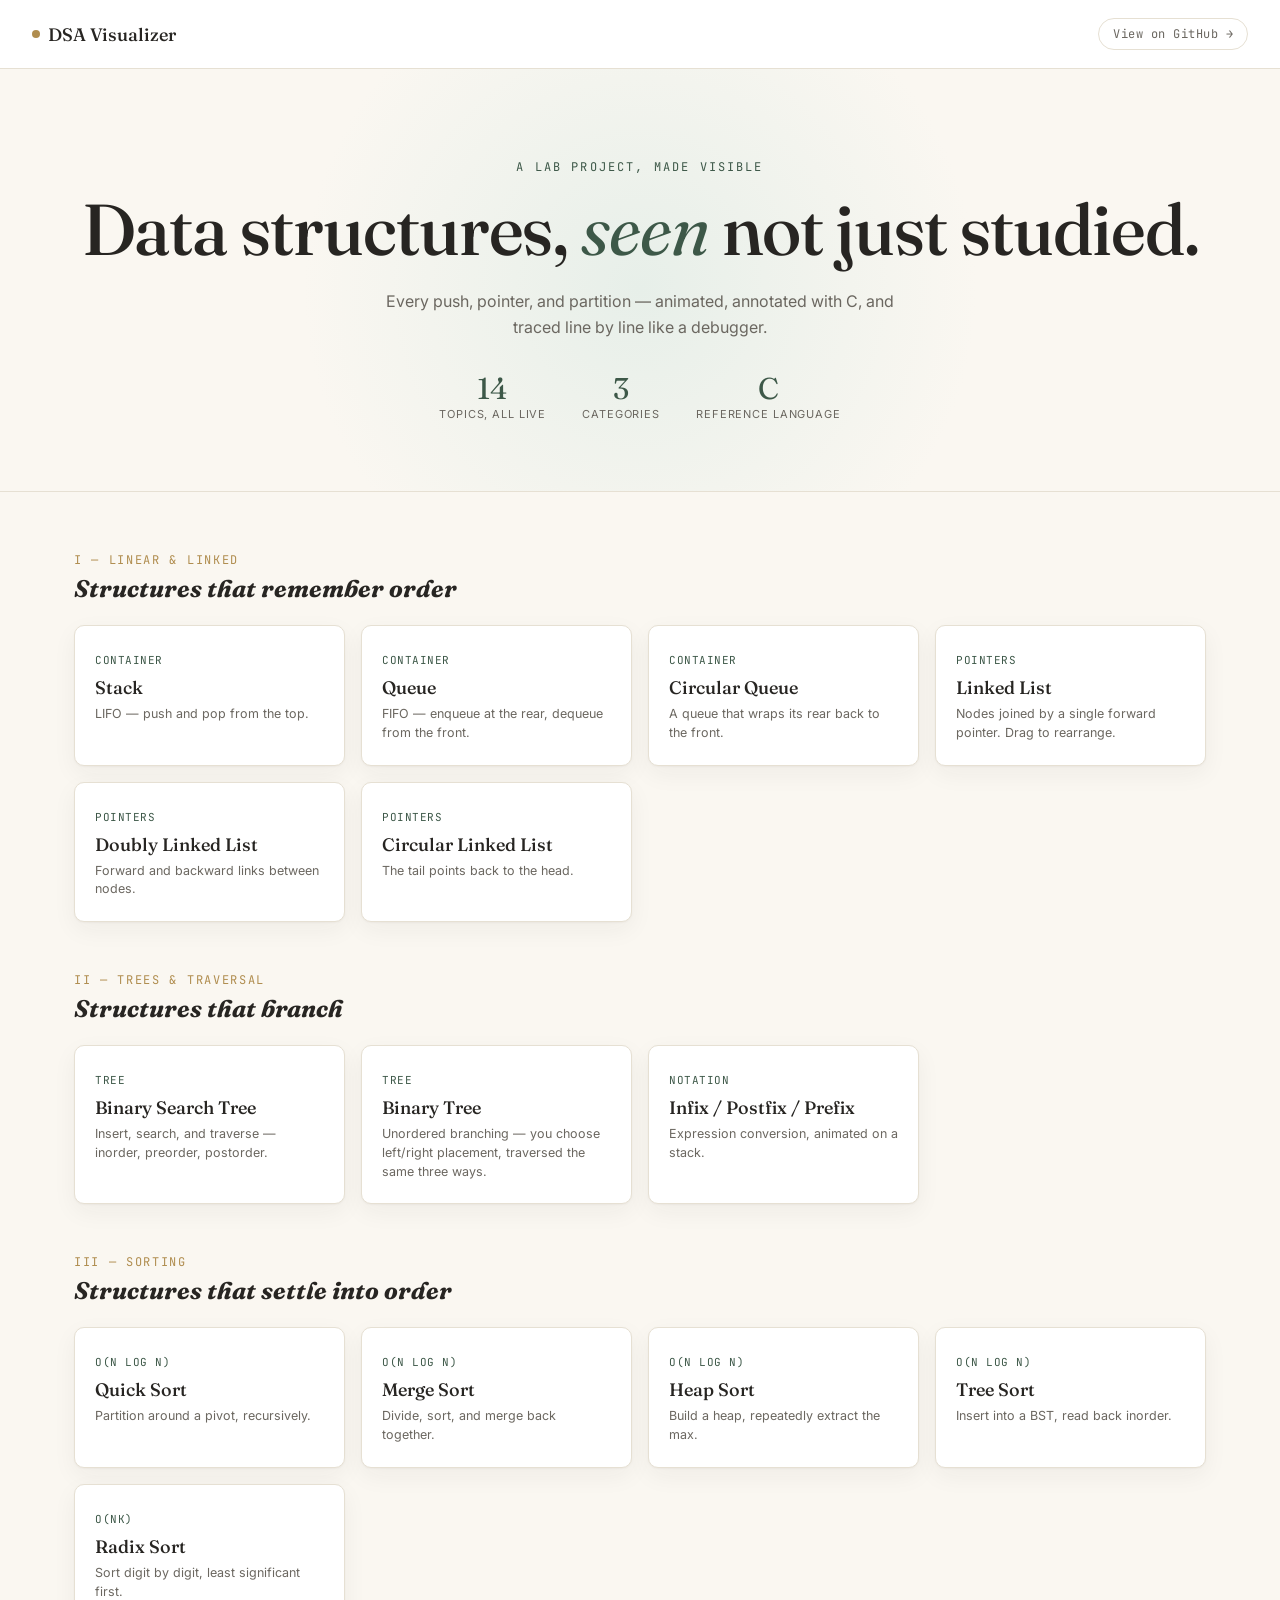
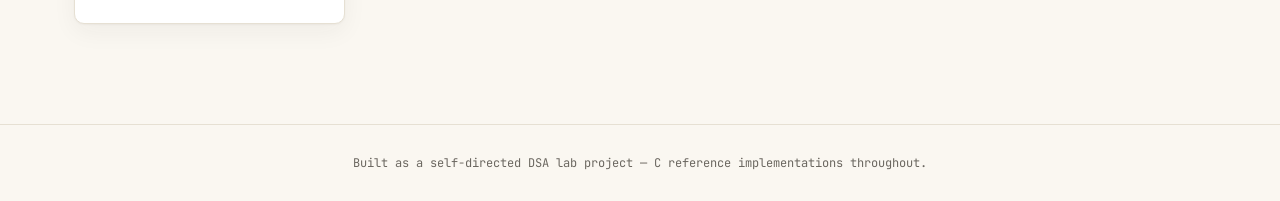
<file: index.html>
<!DOCTYPE html>
<html lang="en">
<head>
<meta charset="UTF-8">
<meta name="viewport" content="width=device-width, initial-scale=1.0">
<title>DSA Visualizer</title>
<link rel="preconnect" href="https://fonts.googleapis.com">
<link href="https://fonts.googleapis.com/css2?family=Fraunces:ital,opsz,wght@0,9..144,400..600;1,9..144,400..600&family=Inter:wght@400;500;600&family=JetBrains+Mono:wght@400;500&display=swap" rel="stylesheet">
<link rel="stylesheet" href="assets/style.css">
<style>
  .hero{
    padding:90px 32px 70px;
    text-align:center;
    border-bottom:1px solid var(--line);
    position:relative;
    overflow:hidden;
  }
  .hero::before{
    content:'';
    position:absolute;
    top:-120px;left:50%;
    width:680px;height:680px;
    transform:translateX(-50%);
    background:radial-gradient(circle, var(--sage-pale) 0%, transparent 70%);
    z-index:0;
  }
  .hero-inner{position:relative;z-index:1;}
  .hero .eyebrow{justify-content:center;display:flex;}
  .hero h1{
    font-family:'Fraunces',serif;
    font-weight:500;
    font-size:clamp(40px,7vw,72px);
    margin:0 0 16px;
    letter-spacing:-0.015em;
  }
  .hero h1 em{font-style:italic;color:var(--sage-deep);font-weight:400;}
  .hero p{
    font-size:16px;
    color:var(--ink-soft);
    max-width:520px;
    margin:0 auto 30px;
    line-height:1.6;
  }
  .hero-stats{
    display:flex;
    gap:36px;
    justify-content:center;
    flex-wrap:wrap;
  }
  .hero-stats div{text-align:center;}
  .hero-stats .n{font-family:'Fraunces',serif;font-size:30px;color:var(--sage-deep);}
  .hero-stats .l{font-size:11px;text-transform:uppercase;letter-spacing:0.08em;color:var(--ink-soft);}

  .catalog{max-width:1180px;margin:0 auto;padding:60px 24px 100px;}
  .section-label{
    font-family:'JetBrains Mono',monospace;
    font-size:12px;
    letter-spacing:0.14em;
    text-transform:uppercase;
    color:var(--gold);
    margin:50px 0 6px;
  }
  .section-label:first-child{margin-top:0;}
  .section-title{
    font-family:'Fraunces',serif;
    font-style:italic;
    font-size:24px;
    color:var(--ink);
    margin:0 0 22px;
  }
  .grid{
    display:grid;
    grid-template-columns:repeat(auto-fill,minmax(220px,1fr));
    gap:16px;
  }
  .card{
    background:var(--paper);
    border:1px solid var(--line);
    border-radius:var(--radius);
    padding:22px 20px;
    text-decoration:none;
    color:var(--ink);
    display:block;
    box-shadow:var(--shadow);
    transition:transform 0.2s ease, border-color 0.2s ease;
    position:relative;
  }
  .card:hover{transform:translateY(-3px);border-color:var(--gold);}
  .card .tag{
    font-family:'JetBrains Mono',monospace;
    font-size:11px;
    color:var(--sage-deep);
    text-transform:uppercase;
    letter-spacing:0.05em;
  }
  .card h3{
    font-family:'Fraunces',serif;
    font-weight:500;
    font-size:18px;
    margin:8px 0 6px;
  }
  .card p{font-size:12.5px;color:var(--ink-soft);margin:0;line-height:1.5;}
  .card.disabled{opacity:0.45;pointer-events:none;}
  .card .soon{
    position:absolute;top:18px;right:18px;
    font-family:'JetBrains Mono',monospace;
    font-size:10px;
    color:var(--rose);
    text-transform:uppercase;
  }
</style>
</head>
<body>

<nav class="site-nav">
  <a class="brand" href="index.html">DSA Visualizer</a>
  <a class="back" href="https://github.com/" target="_blank">View on GitHub →</a>
</nav>

<section class="hero">
  <div class="hero-inner">
    <div class="eyebrow">A lab project, made visible</div>
    <h1>Data structures, <em>seen</em> not just studied.</h1>
    <p>Every push, pointer, and partition — animated, annotated with C, and traced line by line like a debugger.</p>
    <div class="hero-stats">
      <div><div class="n">14</div><div class="l">Topics, all live</div></div>
      <div><div class="n">3</div><div class="l">Categories</div></div>
      <div><div class="n">C</div><div class="l">Reference language</div></div>
    </div>
  </div>
</section>

<div class="catalog">

  <div class="section-label">I — Linear &amp; Linked</div>
  <h2 class="section-title">Structures that remember order</h2>
  <div class="grid">
    <a class="card" href="stack.html"><span class="tag">Container</span><h3>Stack</h3><p>LIFO — push and pop from the top.</p></a>
    <a class="card" href="queue.html"><span class="tag">Container</span><h3>Queue</h3><p>FIFO — enqueue at the rear, dequeue from the front.</p></a>
    <a class="card" href="circular-queue.html"><span class="tag">Container</span><h3>Circular Queue</h3><p>A queue that wraps its rear back to the front.</p></a>
    <a class="card" href="linked-list.html"><span class="tag">Pointers</span><h3>Linked List</h3><p>Nodes joined by a single forward pointer. Drag to rearrange.</p></a>
    <a class="card" href="doubly-linked-list.html"><span class="tag">Pointers</span><h3>Doubly Linked List</h3><p>Forward and backward links between nodes.</p></a>
    <a class="card" href="circular-linked-list.html"><span class="tag">Pointers</span><h3>Circular Linked List</h3><p>The tail points back to the head.</p></a>
  </div>

  <div class="section-label">II — Trees &amp; Traversal</div>
  <h2 class="section-title">Structures that branch</h2>
  <div class="grid">
    <a class="card" href="bst.html"><span class="tag">Tree</span><h3>Binary Search Tree</h3><p>Insert, search, and traverse — inorder, preorder, postorder.</p></a>
    <a class="card" href="binary-tree.html"><span class="tag">Tree</span><h3>Binary Tree</h3><p>Unordered branching — you choose left/right placement, traversed the same three ways.</p></a>
    <a class="card" href="infix-postfix-prefix.html"><span class="tag">Notation</span><h3>Infix / Postfix / Prefix</h3><p>Expression conversion, animated on a stack.</p></a>
  </div>

  <div class="section-label">III — Sorting</div>
  <h2 class="section-title">Structures that settle into order</h2>
  <div class="grid">
    <a class="card" href="sorting.html?algo=quick"><span class="tag">O(n log n)</span><h3>Quick Sort</h3><p>Partition around a pivot, recursively.</p></a>
    <a class="card" href="sorting.html?algo=merge"><span class="tag">O(n log n)</span><h3>Merge Sort</h3><p>Divide, sort, and merge back together.</p></a>
    <a class="card" href="sorting.html?algo=heap"><span class="tag">O(n log n)</span><h3>Heap Sort</h3><p>Build a heap, repeatedly extract the max.</p></a>
    <a class="card" href="tree-sort.html"><span class="tag">O(n log n)</span><h3>Tree Sort</h3><p>Insert into a BST, read back inorder.</p></a>
    <a class="card" href="radix-sort.html"><span class="tag">O(nk)</span><h3>Radix Sort</h3><p>Sort digit by digit, least significant first.</p></a>
  </div>

</div>

<footer>Built as a self-directed DSA lab project — C reference implementations throughout.</footer>

</body>
</html>
</file>
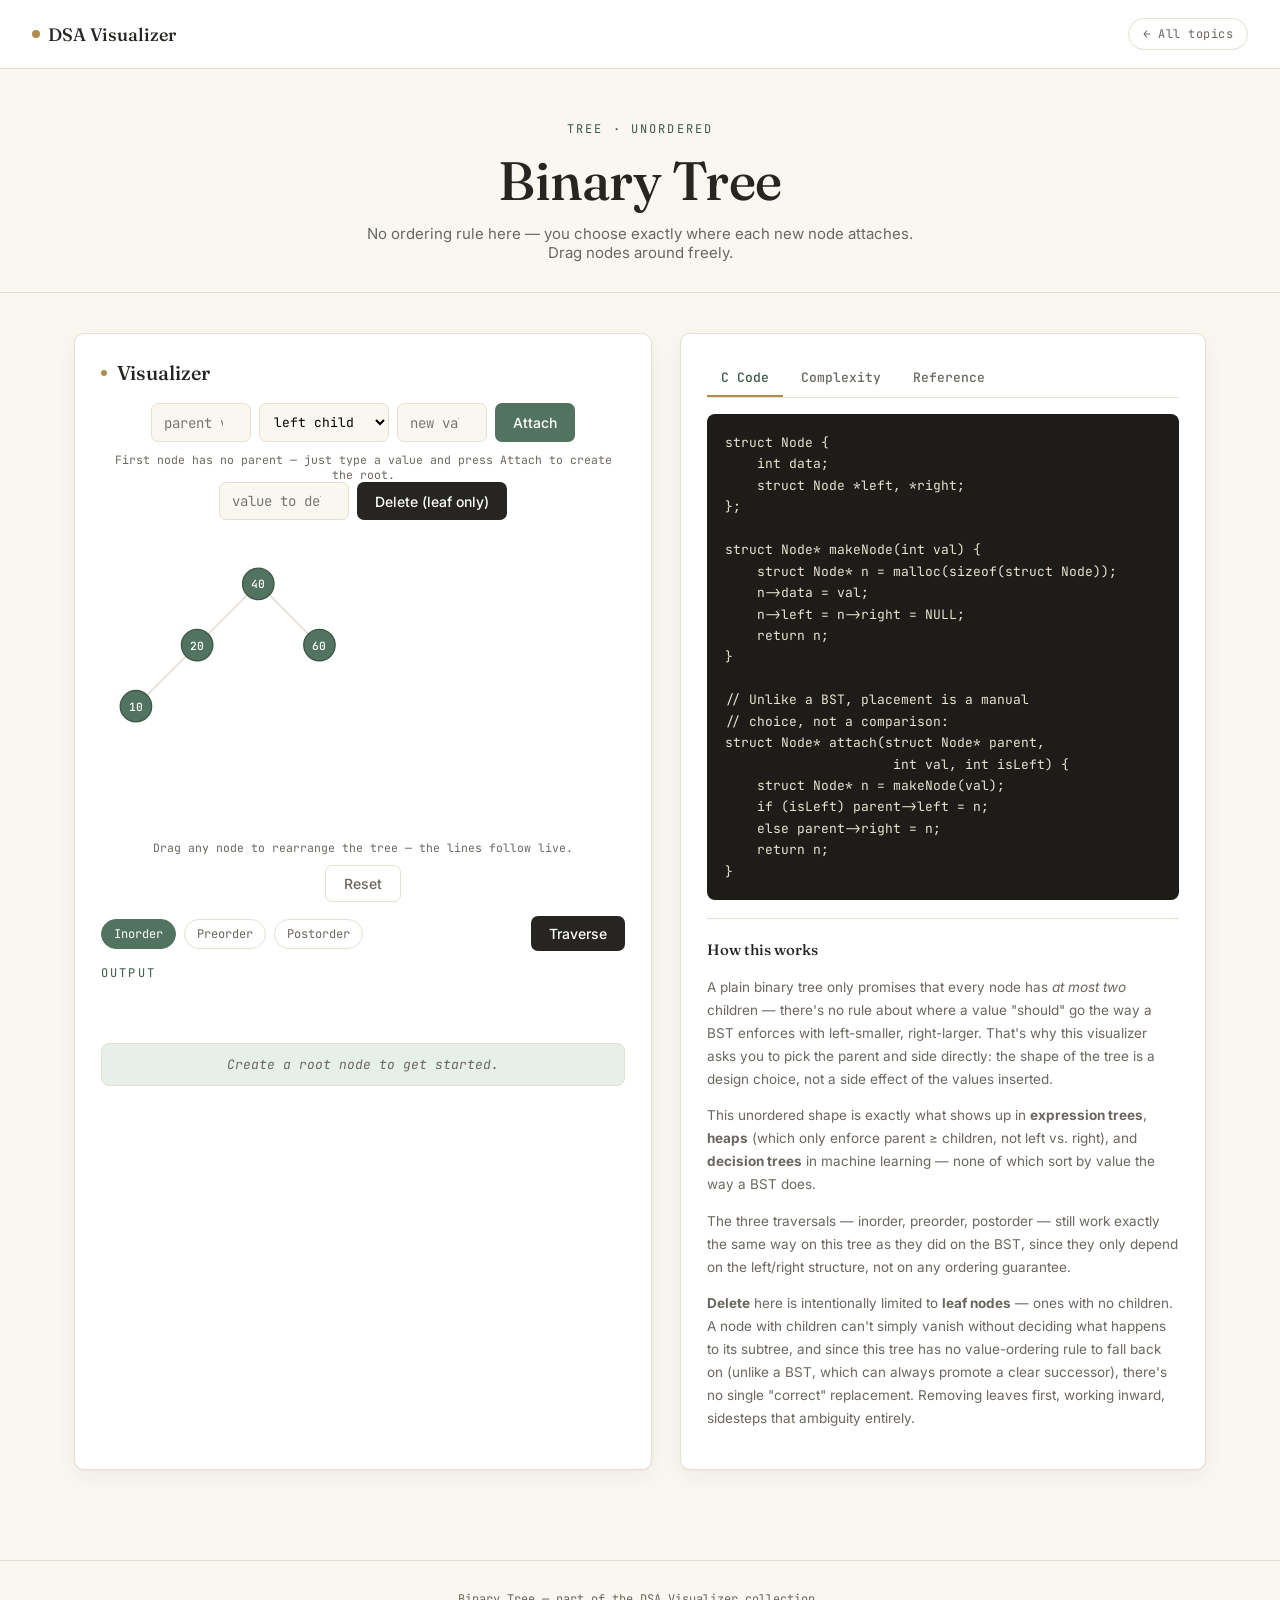
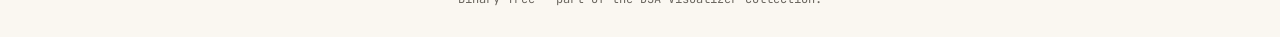
<file: binary-tree.html>
<!DOCTYPE html>
<html lang="en">
<head>
<meta charset="UTF-8">
<meta name="viewport" content="width=device-width, initial-scale=1.0">
<title>Binary Tree — DSA Visualizer</title>
<link rel="preconnect" href="https://fonts.googleapis.com">
<link href="https://fonts.googleapis.com/css2?family=Fraunces:wght@400;500&family=Inter:wght@400;500;600&family=JetBrains+Mono:wght@400;500&display=swap" rel="stylesheet">
<link rel="stylesheet" href="assets/style.css">
<style>
  .tree-stage{width:100%;min-height:300px;touch-action:none;}
  .tree-node{cursor:grab;}
  .tree-node circle{fill:var(--sage);stroke:var(--sage-deep);stroke-width:1.5;transition:fill 0.3s ease;}
  .tree-node circle.visiting{fill:var(--gold);stroke:var(--gold);}
  .tree-node circle.done{fill:var(--sage-deep);}
  .tree-node text{fill:#fff;font-family:'JetBrains Mono',monospace;font-size:13px;text-anchor:middle;dominant-baseline:central;font-weight:500;pointer-events:none;}
  .tree-edge{stroke:var(--line);stroke-width:2;}
  .out-strip{display:flex;gap:6px;min-height:44px;flex-wrap:wrap;align-items:center;}
  .out-slot{width:38px;height:38px;border-radius:6px;background:var(--sage-pale);border:1px solid var(--line);display:flex;align-items:center;justify-content:center;font-family:'JetBrains Mono',monospace;font-weight:500;color:var(--sage-deep);animation:popIn 0.3s ease;}
  @keyframes popIn{from{transform:scale(0.5);opacity:0;}to{transform:scale(1);opacity:1;}}
  .mode-tab{padding:6px 12px;border-radius:16px;font-size:12px;font-family:'JetBrains Mono',monospace;border:1px solid var(--line);cursor:pointer;color:var(--ink-soft);}
  .mode-tab.active{background:var(--sage);color:#fff;border-color:var(--sage);}
  .insert-row{display:flex;gap:8px;justify-content:center;flex-wrap:wrap;margin-bottom:10px;}
  .insert-row select{border:1px solid var(--line);border-radius:7px;padding:9px 10px;font-family:'JetBrains Mono',monospace;font-size:13px;background:var(--porcelain);}
  .traversal-row{display:flex;gap:8px;margin:14px 0;flex-wrap:wrap;align-items:center;}
  .caption{margin-top:8px;background:var(--sage-pale);border:1px solid var(--line);border-radius:8px;padding:12px 16px;font-family:'JetBrains Mono',monospace;font-size:13px;color:var(--sage-deep);min-height:20px;text-align:center;transition:background 0.2s ease, color 0.2s ease;}
  .caption.idle{color:var(--ink-soft);font-style:italic;}
  .caption.error{background:#F3E3DF;color:var(--rose);font-weight:500;animation:shake 0.3s ease;}
  @keyframes shake{0%,100%{transform:translateX(0);}25%{transform:translateX(-4px);}75%{transform:translateX(4px);}}
  .explainer{margin-top:18px;border-top:1px solid var(--line);padding-top:18px;font-size:13.5px;color:var(--ink-soft);line-height:1.7;}
  .explainer h3{font-family:'Fraunces',serif;font-weight:500;font-size:15px;color:var(--ink);margin:0 0 8px;}
  .explainer code{background:var(--porcelain);padding:1px 5px;border-radius:4px;font-family:'JetBrains Mono',monospace;font-size:12.5px;color:var(--sage-deep);}
  .hint{font-size:11.5px;color:var(--ink-soft);text-align:center;margin-top:6px;font-family:'JetBrains Mono',monospace;}
</style>
</head>
<body>

<nav class="site-nav">
  <a class="brand" href="index.html">DSA Visualizer</a>
  <a class="back" href="index.html">← All topics</a>
</nav>

<header class="page-head">
  <div class="eyebrow">Tree · Unordered</div>
  <h1>Binary Tree</h1>
  <p>No ordering rule here — you choose exactly where each new node attaches. Drag nodes around freely.</p>
</header>

<main class="layout">
  <div class="panel">
    <h2>Visualizer</h2>
    <div class="insert-row">
      <input type="number" id="parentInput" placeholder="parent value" style="width:100px;">
      <select id="sideSelect"><option value="left">left child</option><option value="right">right child</option></select>
      <input type="number" id="valInput" placeholder="new value" style="width:90px;">
      <button class="btn-primary" onclick="insertVal()">Attach</button>
    </div>
    <div class="hint">First node has no parent — just type a value and press Attach to create the root.</div>
    <div class="insert-row">
      <input type="number" id="deleteInput" placeholder="value to delete" style="width:130px;">
      <button class="btn-dark" onclick="deleteVal()">Delete (leaf only)</button>
    </div>
    <svg class="tree-stage" id="svg" viewBox="0 0 600 300"></svg>
    <div class="hint">Drag any node to rearrange the tree — the lines follow live.</div>
    <button class="btn-ghost" onclick="resetTree()" style="display:block;margin:10px auto 0;">Reset</button>

    <div class="traversal-row">
      <span class="mode-tab active" data-mode="in">Inorder</span>
      <span class="mode-tab" data-mode="pre">Preorder</span>
      <span class="mode-tab" data-mode="post">Postorder</span>
      <button class="btn-dark" onclick="runTraversal()" style="margin-left:auto;">Traverse</button>
    </div>
    <div class="eyebrow" style="text-align:left;">Output</div>
    <div class="out-strip" id="outStrip"></div>
    <div class="caption idle" id="caption">Create a root node to get started.</div>
  </div>

  <div class="panel">
    <div class="tabs">
      <div class="tab active" data-tab="code">C Code</div>
      <div class="tab" data-tab="complexity">Complexity</div>
      <div class="tab" data-tab="docs">Reference</div>
    </div>

    <div class="tab-content active" id="code">
      <pre class="code">struct Node {
    int data;
    struct Node *left, *right;
};

struct Node* makeNode(int val) {
    struct Node* n = malloc(sizeof(struct Node));
    n->data = val;
    n->left = n->right = NULL;
    return n;
}

// Unlike a BST, placement is a manual
// choice, not a comparison:
struct Node* attach(struct Node* parent,
                     int val, int isLeft) {
    struct Node* n = makeNode(val);
    if (isLeft) parent->left = n;
    else parent->right = n;
    return n;
}</pre>
      <div class="explainer">
        <h3>How this works</h3>
        <p>
          A plain binary tree only promises that every node has <em>at most two</em> children — there's no
          rule about where a value "should" go the way a BST enforces with left-smaller, right-larger. That's
          why this visualizer asks you to pick the parent and side directly: the shape of the tree is a
          design choice, not a side effect of the values inserted.
        </p>
        <p>
          This unordered shape is exactly what shows up in <strong>expression trees</strong>, <strong>heaps</strong>
          (which only enforce parent ≥ children, not left vs. right), and <strong>decision trees</strong> in
          machine learning — none of which sort by value the way a BST does.
        </p>
        <p>
          The three traversals — inorder, preorder, postorder — still work exactly the same way on this
          tree as they did on the BST, since they only depend on the left/right structure, not on any
          ordering guarantee.
        </p>
        <p>
          <strong>Delete</strong> here is intentionally limited to <strong>leaf nodes</strong> — ones with
          no children. A node with children can't simply vanish without deciding what happens to its
          subtree, and since this tree has no value-ordering rule to fall back on (unlike a BST, which can
          always promote a clear successor), there's no single "correct" replacement. Removing leaves first,
          working inward, sidesteps that ambiguity entirely.
        </p>
      </div>
    </div>

    <div class="tab-content" id="complexity">
      <table>
        <tr><th>Operation</th><th>Time</th><th>Space</th></tr>
        <tr><td>Attach child</td><td>O(1)</td><td>O(1)</td></tr>
        <tr><td>Traversal</td><td>O(n)</td><td>O(h) call stack</td></tr>
        <tr><td>Search (no ordering)</td><td>O(n)</td><td>O(h)</td></tr>
      </table>
    </div>

    <div class="tab-content" id="docs">
      <div class="links">
        <a href="https://www.geeksforgeeks.org/binary-tree-data-structure/" target="_blank">GeeksforGeeks — Binary Tree</a>
        <a href="https://www.geeksforgeeks.org/tree-traversals-inorder-preorder-and-postorder/" target="_blank">GeeksforGeeks — Tree Traversals</a>
      </div>
    </div>
  </div>
</main>

<footer>Binary Tree — part of the DSA Visualizer collection.</footer>

<script>
var nodesById = {};
var root = null;
var idCounter = 0;
var mode = 'in';
var dragging = null;
var dragOffset = {x:0,y:0};

function setCaption(text, state){
  var cap = document.getElementById('caption');
  cap.textContent = text;
  cap.classList.remove('idle','error');
  if(state === 'error'){ cap.classList.add('error'); }
  else if(state === true || state === 'idle'){ cap.classList.add('idle'); }
}

function findByVal(val){
  for(var id in nodesById){ if(nodesById[id].val === val) return nodesById[id]; }
  return null;
}

function insertVal(){
  var valInput = document.getElementById('valInput');
  var parentInput = document.getElementById('parentInput');
  var side = document.getElementById('sideSelect').value;

  if(valInput.value === '' || isNaN(Number(valInput.value))){ setCaption('Enter the value of the new node.', 'error'); return; }
  var val = Number(valInput.value);
  if(findByVal(val)){ setCaption('Value ' + val + ' already exists in the tree — values must be unique here.', 'error'); return; }

  var node = {id: idCounter++, val: val, left:null, right:null, x: 280, y: 40};
  nodesById[node.id] = node;

  if(root === null){
    root = node;
    setCaption('Created root node ' + val + '.', false);
  } else {
    if(parentInput.value === '' || isNaN(Number(parentInput.value))){ setCaption('This tree already has a root — type an existing node\u2019s value into "parent value" to attach to it.', 'error'); delete nodesById[node.id]; return; }
    var parent = findByVal(Number(parentInput.value));
    if(!parent){ setCaption('No node with value ' + parentInput.value + ' exists yet.', 'error'); delete nodesById[node.id]; return; }
    if(side === 'left' && parent.left){ setCaption('Parent ' + parent.val + ' already has a left child — pick a different parent or side.', 'error'); delete nodesById[node.id]; return; }
    if(side === 'right' && parent.right){ setCaption('Parent ' + parent.val + ' already has a right child — pick a different parent or side.', 'error'); delete nodesById[node.id]; return; }
    if(side === 'left') parent.left = node; else parent.right = node;
    setCaption('Attached ' + val + ' as the ' + side + ' child of ' + parent.val + '.', false);
  }
  valInput.value = ''; parentInput.value = '';
  autoLayout();
  drawTree();
}

function deleteVal(){
  var deleteInput = document.getElementById('deleteInput');
  if(deleteInput.value === '' || isNaN(Number(deleteInput.value))){ setCaption('Enter the value of the node to delete.', 'error'); return; }
  var val = Number(deleteInput.value);
  var target = findByVal(val);
  if(!target){ setCaption('No node with value ' + val + ' exists.', 'error'); return; }
  if(target.left || target.right){
    setCaption('Can\u2019t delete ' + val + ' — it still has a child. Delete its children first, then work upward.', 'error');
    return;
  }
  if(target === root){
    root = null;
  } else {
    var parent = null;
    for(var id in nodesById){
      var n = nodesById[id];
      if(n.left === target || n.right === target){ parent = n; break; }
    }
    if(parent){
      if(parent.left === target) parent.left = null;
      else parent.right = null;
    }
  }
  delete nodesById[target.id];
  deleteInput.value = '';
  setCaption('Deleted leaf node ' + val + '.', false);
  autoLayout();
  drawTree();
}

function autoLayout(){
  if(!root) return;
  var counter = {x:0};
  function place(node, depth){
    if(!node) return;
    place(node.left, depth+1);
    node.x = 40 + counter.x * 70;
    node.y = 40 + depth*70;
    counter.x++;
    place(node.right, depth+1);
  }
  place(root, 0);
}

function drawTree(){
  var svg = document.getElementById('svg');
  svg.innerHTML = '';
  if(!root) return;

  function drawEdges(node){
    if(!node) return;
    if(node.left){
      svg.insertAdjacentHTML('beforeend', '<line class="tree-edge" x1="'+node.x+'" y1="'+node.y+'" x2="'+node.left.x+'" y2="'+node.left.y+'"/>');
      drawEdges(node.left);
    }
    if(node.right){
      svg.insertAdjacentHTML('beforeend', '<line class="tree-edge" x1="'+node.x+'" y1="'+node.y+'" x2="'+node.right.x+'" y2="'+node.right.y+'"/>');
      drawEdges(node.right);
    }
  }
  drawEdges(root);

  function drawNode(node){
    if(!node) return;
    var g = document.createElementNS('http://www.w3.org/2000/svg','g');
    g.setAttribute('class','tree-node');
    g.setAttribute('id','node-'+node.id);
    g.innerHTML = '<circle cx="'+node.x+'" cy="'+node.y+'" r="18"/><text x="'+node.x+'" y="'+node.y+'">'+node.val+'</text>';
    g.addEventListener('pointerdown', function(e){
      dragging = node;
      var rect = svg.getBoundingClientRect();
      var scaleX = 600 / rect.width;
      dragOffset.x = (e.clientX - rect.left)*scaleX - node.x;
      dragOffset.y = (e.clientY - rect.top)*scaleX - node.y;
      g.setPointerCapture(e.pointerId);
    });
    svg.appendChild(g);
    drawNode(node.left);
    drawNode(node.right);
  }
  drawNode(root);
}

document.getElementById('svg').addEventListener('pointermove', function(e){
  if(!dragging) return;
  var rect = e.currentTarget.getBoundingClientRect();
  var scaleX = 600 / rect.width;
  dragging.x = (e.clientX - rect.left)*scaleX - dragOffset.x;
  dragging.y = (e.clientY - rect.top)*scaleX - dragOffset.y;
  drawTree();
});
document.getElementById('svg').addEventListener('pointerup', function(){ dragging = null; });

function resetTree(){
  root = null; nodesById = {};
  document.getElementById('outStrip').innerHTML = '';
  drawTree();
  setCaption('Create a root node to get started.', true);
}

document.querySelectorAll('.mode-tab').forEach(function(t){
  t.addEventListener('click', function(){
    document.querySelectorAll('.mode-tab').forEach(function(x){ x.classList.remove('active'); });
    t.classList.add('active');
    mode = t.dataset.mode;
  });
});

function collectOrder(node, mode, out){
  if(!node) return;
  if(mode==='pre') out.push(node);
  collectOrder(node.left, mode, out);
  if(mode==='in') out.push(node);
  collectOrder(node.right, mode, out);
  if(mode==='post') out.push(node);
}

async function runTraversal(){
  if(!root){ setCaption('Build a tree first.', false); return; }
  document.getElementById('outStrip').innerHTML = '';
  document.querySelectorAll('.tree-node circle').forEach(function(c){ c.classList.remove('visiting','done'); });
  var order = [];
  collectOrder(root, mode, order);
  var modeName = mode==='in' ? 'Inorder' : mode==='pre' ? 'Preorder' : 'Postorder';
  setCaption('Running ' + modeName + ' traversal...', false);
  for(var i=0;i<order.length;i++){
    var node = order[i];
    var circle = document.querySelector('#node-'+node.id+' circle');
    circle.classList.add('visiting');
    setCaption('Visiting ' + node.val + '...', false);
    await new Promise(function(r){ setTimeout(r, 600); });
    circle.classList.remove('visiting');
    circle.classList.add('done');
    var slot = document.createElement('div');
    slot.className = 'out-slot';
    slot.textContent = node.val;
    document.getElementById('outStrip').appendChild(slot);
  }
  setCaption(modeName + ' complete: ' + order.map(function(n){return n.val;}).join(', '), false);
}

document.querySelectorAll('.tab').forEach(function(tab){
  tab.addEventListener('click', function(){
    document.querySelectorAll('.tab').forEach(function(t){ t.classList.remove('active'); });
    document.querySelectorAll('.tab-content').forEach(function(c){ c.classList.remove('active'); });
    tab.classList.add('active');
    document.getElementById(tab.dataset.tab).classList.add('active');
  });
});

(function seed(){
  function add(val, parentVal, side){
    var node = {id: idCounter++, val: val, left:null, right:null, x:0, y:0};
    nodesById[node.id] = node;
    if(root === null){ root = node; return; }
    var parent = findByVal(parentVal);
    if(side === 'left') parent.left = node; else parent.right = node;
  }
  add(40, null, null);
  add(20, 40, 'left');
  add(60, 40, 'right');
  add(10, 20, 'left');
  autoLayout();
  drawTree();
})();
</script>
</body>
</html>
</file>
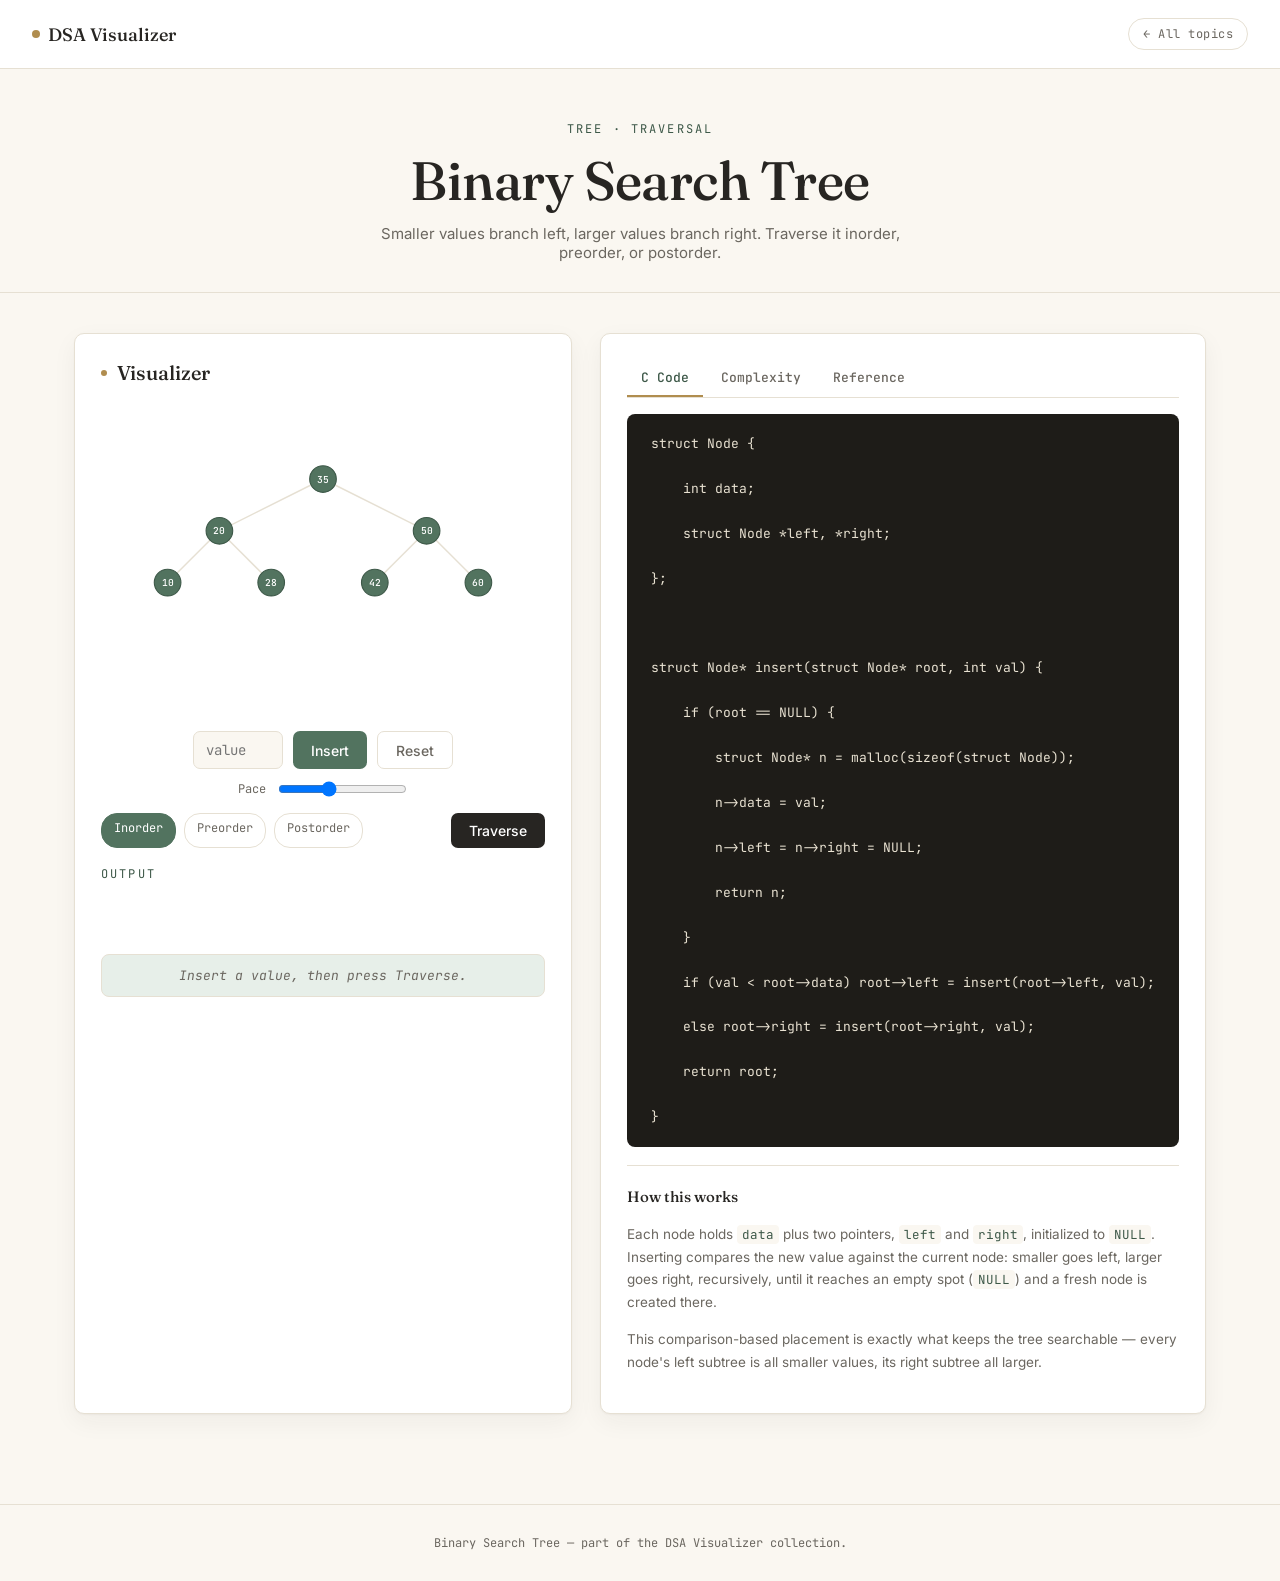
<file: bst.html>
<!DOCTYPE html>
<html lang="en">
<head>
<meta charset="UTF-8">
<meta name="viewport" content="width=device-width, initial-scale=1.0">
<title>Binary Search Tree — DSA Visualizer</title>
<link rel="preconnect" href="https://fonts.googleapis.com">
<link href="https://fonts.googleapis.com/css2?family=Fraunces:wght@400;500&family=Inter:wght@400;500;600&family=JetBrains+Mono:wght@400;500&display=swap" rel="stylesheet">
<link rel="stylesheet" href="assets/style.css">
<style>
  .tree-stage{width:100%;min-height:300px;}
  .tree-node circle{fill:var(--sage);stroke:var(--sage-deep);stroke-width:1.5;transition:fill 0.3s ease;}
  .tree-node circle.visiting{fill:var(--gold);stroke:var(--gold);}
  .tree-node circle.done{fill:var(--sage-deep);}
  .tree-node text{fill:#fff;font-family:'JetBrains Mono',monospace;font-size:13px;text-anchor:middle;dominant-baseline:central;font-weight:500;}
  .tree-edge{stroke:var(--line);stroke-width:2;}
  .traversal-row{display:flex;gap:8px;margin:14px 0;flex-wrap:wrap;}
  .out-strip{display:flex;gap:6px;min-height:44px;flex-wrap:wrap;align-items:center;}
  .out-slot{width:38px;height:38px;border-radius:6px;background:var(--sage-pale);border:1px solid var(--line);display:flex;align-items:center;justify-content:center;font-family:'JetBrains Mono',monospace;font-weight:500;color:var(--sage-deep);animation:popIn 0.3s ease;}
  @keyframes popIn{from{transform:scale(0.5);opacity:0;}to{transform:scale(1);opacity:1;}}
  .mode-tab{padding:6px 12px;border-radius:16px;font-size:12px;font-family:'JetBrains Mono',monospace;border:1px solid var(--line);cursor:pointer;color:var(--ink-soft);}
  .mode-tab.active{background:var(--sage);color:#fff;border-color:var(--sage);}
  .caption{margin-top:18px;background:var(--sage-pale);border:1px solid var(--line);border-radius:8px;padding:12px 16px;font-family:'JetBrains Mono',monospace;font-size:13px;color:var(--sage-deep);min-height:20px;text-align:center;}
  .caption.idle{color:var(--ink-soft);font-style:italic;}
  .explainer{margin-top:18px;border-top:1px solid var(--line);padding-top:18px;font-size:13.5px;color:var(--ink-soft);line-height:1.7;}
  .explainer h3{font-family:'Fraunces',serif;font-weight:500;font-size:15px;color:var(--ink);margin:0 0 8px;}
  .explainer code{background:var(--porcelain);padding:1px 5px;border-radius:4px;font-family:'JetBrains Mono',monospace;font-size:12.5px;color:var(--sage-deep);}
</style>
</head>
<body>

<nav class="site-nav">
  <a class="brand" href="index.html">DSA Visualizer</a>
  <a class="back" href="index.html">← All topics</a>
</nav>

<header class="page-head">
  <div class="eyebrow">Tree · Traversal</div>
  <h1>Binary Search Tree</h1>
  <p>Smaller values branch left, larger values branch right. Traverse it inorder, preorder, or postorder.</p>
</header>

<main class="layout">
  <div class="panel">
    <h2>Visualizer</h2>
    <svg class="tree-stage" id="svg" viewBox="0 0 600 300"></svg>
    <div class="controls">
      <input type="number" id="valInput" placeholder="value" />
      <button class="btn-primary" onclick="insertVal()">Insert</button>
      <button class="btn-ghost" onclick="resetTree()">Reset</button>
    </div>
    <div style="display:flex;align-items:center;gap:10px;justify-content:center;margin-top:10px;">
      <label style="font-size:12px;color:var(--ink-soft);font-family:'JetBrains Mono',monospace;">Pace</label>
      <input type="range" id="speed" min="150" max="1200" value="550">
    </div>
    <div class="traversal-row">
      <span class="mode-tab active" data-mode="in">Inorder</span>
      <span class="mode-tab" data-mode="pre">Preorder</span>
      <span class="mode-tab" data-mode="post">Postorder</span>
      <button class="btn-dark" onclick="runTraversal()" style="margin-left:auto;">Traverse</button>
    </div>
    <div class="eyebrow" style="text-align:left;margin-top:18px;">Output</div>
    <div class="out-strip" id="outStrip"></div>
    <div class="caption idle" id="caption">Insert a value, then press Traverse.</div>
  </div>

  <div class="panel">
    <div class="tabs">
      <div class="tab active" data-tab="code">C Code</div>
      <div class="tab" data-tab="complexity">Complexity</div>
      <div class="tab" data-tab="docs">Reference</div>
    </div>

    <div class="tab-content active" id="code">
      <pre class="code" id="codeBlock"></pre>
      <div class="explainer" id="explainerBox"></div>
    </div>

    <div class="tab-content" id="complexity">
      <table>
        <tr><th>Operation</th><th>Average</th><th>Worst</th></tr>
        <tr><td>Search</td><td>O(log n)</td><td>O(n)</td></tr>
        <tr><td>Insert</td><td>O(log n)</td><td>O(n)</td></tr>
        <tr><td>Traversal</td><td>O(n)</td><td>O(n)</td></tr>
        <tr><td>Space</td><td>O(n)</td><td>O(n)</td></tr>
      </table>
    </div>

    <div class="tab-content" id="docs">
      <div class="links">
        <a href="https://www.geeksforgeeks.org/binary-search-tree-data-structure/" target="_blank">GeeksforGeeks — Binary Search Tree</a>
        <a href="https://www.geeksforgeeks.org/tree-traversals-inorder-preorder-and-postorder/" target="_blank">GeeksforGeeks — Tree Traversals</a>
        <a href="https://visualgo.net/en/bst" target="_blank">VisuAlgo — BST</a>
      </div>
    </div>
  </div>
</main>

<footer>Binary Search Tree — part of the DSA Visualizer collection.</footer>

<script>
let root = null;
let mode = 'in';
let idCounter = 0;

const codeSets = {
  insert: ["struct Node {","    int data;","    struct Node *left, *right;","};","",
    "struct Node* insert(struct Node* root, int val) {","    if (root == NULL) {",
    "        struct Node* n = malloc(sizeof(struct Node));","        n->data = val;",
    "        n->left = n->right = NULL;","        return n;","    }",
    "    if (val < root->data) root->left = insert(root->left, val);",
    "    else root->right = insert(root->right, val);","    return root;","}"],
  in: ["void inorder(struct Node* root) {","    if (root == NULL) return;",
    "    inorder(root->left);","    printf(\"%d \", root->data);","    inorder(root->right);","}"],
  pre: ["void preorder(struct Node* root) {","    if (root == NULL) return;",
    "    printf(\"%d \", root->data);","    preorder(root->left);","    preorder(root->right);","}"],
  post: ["void postorder(struct Node* root) {","    if (root == NULL) return;",
    "    postorder(root->left);","    postorder(root->right);","    printf(\"%d \", root->data);","}"]
};

const explainers = {
  insert: `<h3>How this works</h3>
    <p>Each node holds <code>data</code> plus two pointers, <code>left</code> and <code>right</code>, initialized to <code>NULL</code>. Inserting compares the new value against the current node: smaller goes left, larger goes right, recursively, until it reaches an empty spot (<code>NULL</code>) and a fresh node is created there.</p>
    <p>This comparison-based placement is exactly what keeps the tree searchable — every node's left subtree is all smaller values, its right subtree all larger.</p>`,
  in: `<h3>How this works</h3>
    <p><strong>Inorder</strong> visits left subtree, then the node itself, then right subtree. Because smaller values always live to the left in a BST, this ordering reads the values out in ascending sorted order — which is exactly why Tree Sort works.</p>`,
  pre: `<h3>How this works</h3>
    <p><strong>Preorder</strong> visits the node itself first, then its left subtree, then its right subtree. This matches the order nodes were likely created in, and is the form used to serialize a tree for reconstruction later.</p>`,
  post: `<h3>How this works</h3>
    <p><strong>Postorder</strong> visits both subtrees fully before the node itself. It's the natural order for deleting a tree safely — children are freed before their parent — or evaluating an expression tree bottom-up.</p>`
};

function renderCodeSet(key){
  document.getElementById('codeBlock').innerHTML = codeSets[key].map(l=>`<span class="code-line">${l||'&nbsp;'}</span>`).join('\n');
  document.getElementById('explainerBox').innerHTML = explainers[key];
}
renderCodeSet('insert');

function setCaption(text, idle){
  const cap = document.getElementById('caption');
  cap.textContent = text;
  cap.classList.toggle('idle', !!idle);
}

function newNode(val){ return {id: idCounter++, val, left:null, right:null}; }

function insertNode(node, val){
  if(!node) return newNode(val);
  if(val < node.val) node.left = insertNode(node.left, val);
  else if(val > node.val) node.right = insertNode(node.right, val);
  return node;
}

function insertVal(){
  const input = document.getElementById('valInput');
  if(input.value === '' || isNaN(Number(input.value))) { setCaption('Type a number first, then press Insert.', false); return; }
  const v = Number(input.value);
  root = insertNode(root, v);
  input.value = '';
  renderCodeSet('insert');
  setCaption(`Inserted ${v} — compared down from the root until an empty spot opened up.`, false);
  drawTree();
}

function resetTree(){ root = null; document.getElementById('outStrip').innerHTML=''; drawTree(); }

function layout(node, depth, xMin, xMax, positions){
  if(!node) return;
  const x = (xMin+xMax)/2;
  const y = 50 + depth*70;
  positions[node.id] = {x, y, node};
  layout(node.left, depth+1, xMin, x, positions);
  layout(node.right, depth+1, x, xMax, positions);
}

function drawTree(){
  const svg = document.getElementById('svg');
  svg.innerHTML = '';
  if(!root) return;
  const positions = {};
  layout(root, 0, 20, 580, positions);

  function drawEdges(node){
    if(!node) return;
    const p = positions[node.id];
    if(node.left){
      const c = positions[node.left.id];
      svg.insertAdjacentHTML('beforeend', `<line class="tree-edge" x1="${p.x}" y1="${p.y}" x2="${c.x}" y2="${c.y}"/>`);
      drawEdges(node.left);
    }
    if(node.right){
      const c = positions[node.right.id];
      svg.insertAdjacentHTML('beforeend', `<line class="tree-edge" x1="${p.x}" y1="${p.y}" x2="${c.x}" y2="${c.y}"/>`);
      drawEdges(node.right);
    }
  }
  drawEdges(root);

  Object.values(positions).forEach(({x,y,node})=>{
    svg.insertAdjacentHTML('beforeend', `<g class="tree-node" id="node-${node.id}"><circle cx="${x}" cy="${y}" r="18"/><text x="${x}" y="${y}">${node.val}</text></g>`);
  });
}

document.querySelectorAll('.mode-tab').forEach(t=>{
  t.addEventListener('click', ()=>{
    document.querySelectorAll('.mode-tab').forEach(x=>x.classList.remove('active'));
    t.classList.add('active');
    mode = t.dataset.mode;
    renderCodeSet(mode);
  });
});

function collectOrder(node, mode, out){
  if(!node) return;
  if(mode==='pre') out.push(node);
  collectOrder(node.left, mode, out);
  if(mode==='in') out.push(node);
  collectOrder(node.right, mode, out);
  if(mode==='post') out.push(node);
}

async function runTraversal(){
  if(!root){ setCaption('Insert a few values first.', false); return; }
  document.getElementById('outStrip').innerHTML = '';
  document.querySelectorAll('.tree-node circle').forEach(c=>c.classList.remove('visiting','done'));
  const order = [];
  collectOrder(root, mode, order);
  const modeName = mode==='in' ? 'Inorder' : mode==='pre' ? 'Preorder' : 'Postorder';
  setCaption(`Running ${modeName} traversal...`, false);
  for(const node of order){
    const circle = document.querySelector(`#node-${node.id} circle`);
    circle.classList.add('visiting');
    setCaption(`Visiting ${node.val}...`, false);
    await new Promise(r=>setTimeout(r, Number(document.getElementById('speed').value)));
    circle.classList.remove('visiting');
    circle.classList.add('done');
    const slot = document.createElement('div');
    slot.className = 'out-slot';
    slot.textContent = node.val;
    document.getElementById('outStrip').appendChild(slot);
  }
  setCaption(`${modeName} complete: ${order.map(n=>n.val).join(', ')}`, false);
}

document.querySelectorAll('.tab').forEach(tab=>{
  tab.addEventListener('click', ()=>{
    document.querySelectorAll('.tab').forEach(t=>t.classList.remove('active'));
    document.querySelectorAll('.tab-content').forEach(c=>c.classList.remove('active'));
    tab.classList.add('active');
    document.getElementById(tab.dataset.tab).classList.add('active');
  });
});

[35,20,50,10,28,42,60].forEach(v=>{ root = insertNode(root, v); });
drawTree();
</script>
</body>
</html>
</file>
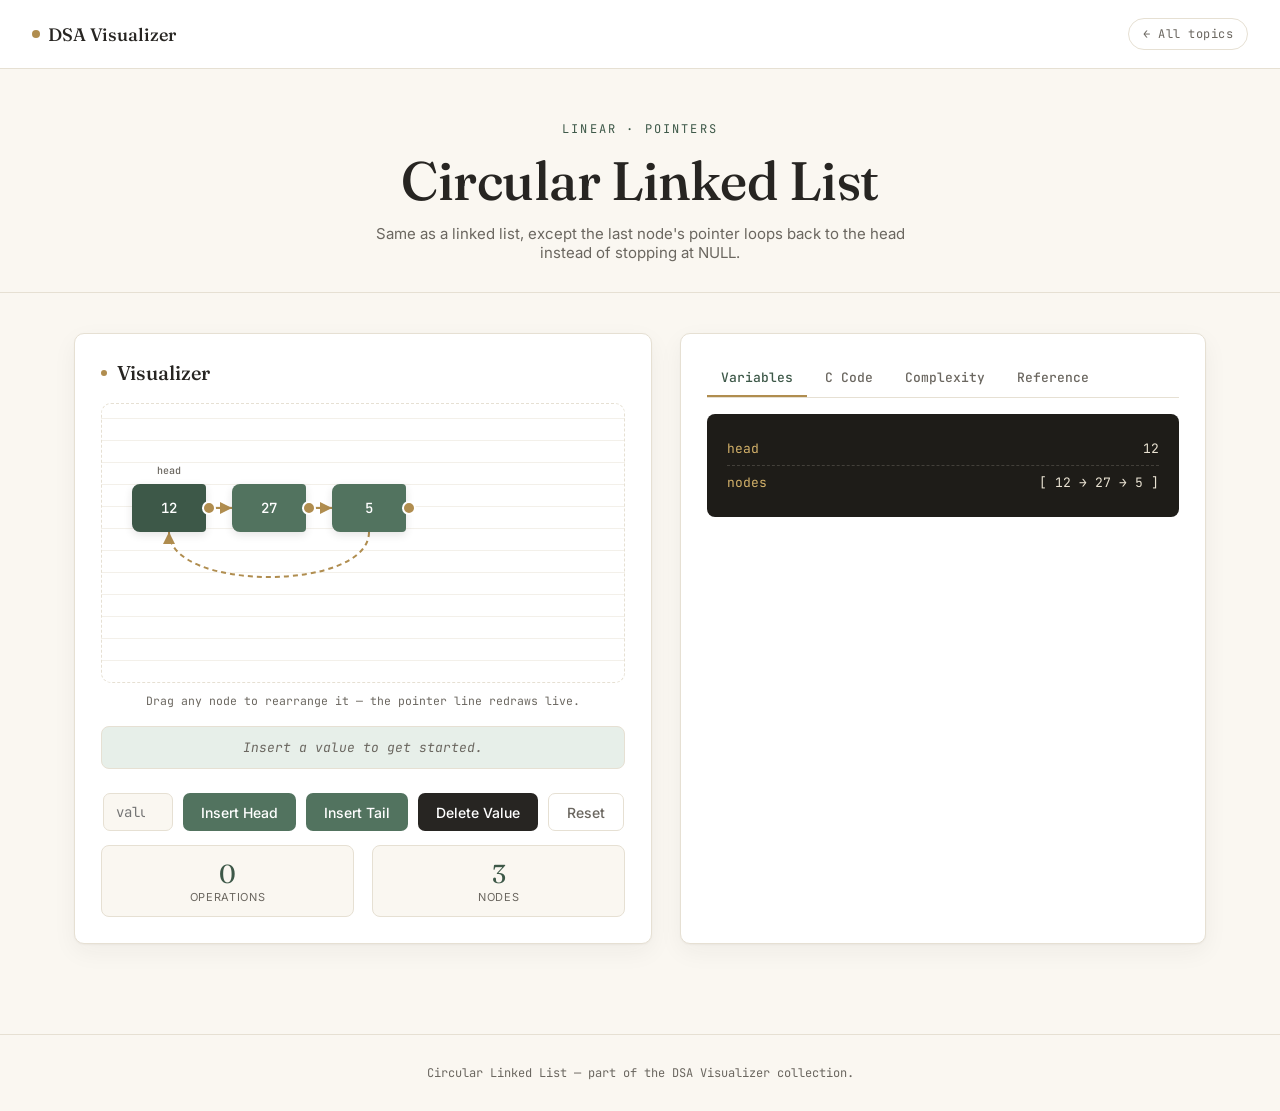
<file: circular-linked-list.html>
<!DOCTYPE html>
<html lang="en">
<head>
<meta charset="UTF-8">
<meta name="viewport" content="width=device-width, initial-scale=1.0">
<title>Circular Linked List — DSA Visualizer</title>
<link rel="preconnect" href="https://fonts.googleapis.com">
<link href="https://fonts.googleapis.com/css2?family=Fraunces:wght@400;500&family=Inter:wght@400;500;600&family=JetBrains+Mono:wght@400;500&display=swap" rel="stylesheet">
<link rel="stylesheet" href="assets/style.css">
<style>
  .ll-stage{position:relative;width:100%;height:280px;border:1px dashed var(--line);border-radius:10px;overflow:hidden;touch-action:none;background:
    repeating-linear-gradient(0deg, transparent, transparent 21px, var(--line) 21px, transparent 22px) ;
    background-size:100% 100%;
  }
  .ll-stage svg{position:absolute;top:0;left:0;width:100%;height:100%;pointer-events:none;}
  .node-block{
    position:absolute;width:74px;height:48px;background:var(--sage);border-radius:8px 4px 4px 8px;
    display:flex;align-items:center;justify-content:center;color:#fff;font-family:'JetBrains Mono',monospace;
    font-weight:500;font-size:14px;cursor:grab;user-select:none;box-shadow:0 3px 8px rgba(39,37,34,0.12);
    z-index:2;
  }
  .node-block.head-node{background:var(--sage-deep);}
  .node-block::after{
    content:'';position:absolute;right:-10px;top:50%;transform:translateY(-50%);
    width:10px;height:10px;background:var(--gold);border-radius:50%;border:2px solid var(--paper);
  }
  .node-block .label{position:absolute;top:-20px;font-size:10px;color:var(--ink-soft);font-family:'JetBrains Mono',monospace;white-space:nowrap;}
  .null-tag{position:absolute;font-family:'JetBrains Mono',monospace;font-size:11px;color:var(--ink-soft);background:var(--paper);border:1px solid var(--line);border-radius:5px;padding:3px 7px;z-index:2;}
  .ll-edge{stroke:var(--gold);stroke-width:2;fill:none;marker-end:url(#arrowhead);}
  .caption{margin-top:18px;background:var(--sage-pale);border:1px solid var(--line);border-radius:8px;padding:12px 16px;font-family:'JetBrains Mono',monospace;font-size:13px;color:var(--sage-deep);min-height:20px;text-align:center;}
  .caption.idle{color:var(--ink-soft);font-style:italic;}
  .explainer{margin-top:18px;border-top:1px solid var(--line);padding-top:18px;font-size:13.5px;color:var(--ink-soft);line-height:1.7;}
  .explainer h3{font-family:'Fraunces',serif;font-weight:500;font-size:15px;color:var(--ink);margin:0 0 8px;}
  .explainer code{background:var(--porcelain);padding:1px 5px;border-radius:4px;font-family:'JetBrains Mono',monospace;font-size:12.5px;color:var(--sage-deep);}
  .hint{font-size:11.5px;color:var(--ink-soft);text-align:center;margin-top:10px;font-family:'JetBrains Mono',monospace;}
</style>
</head>
<body>

<nav class="site-nav">
  <a class="brand" href="index.html">DSA Visualizer</a>
  <a class="back" href="index.html">← All topics</a>
</nav>

<header class="page-head">
  <div class="eyebrow">Linear · Pointers</div>
  <h1>Circular Linked List</h1>
  <p>Same as a linked list, except the last node's pointer loops back to the head instead of stopping at NULL.</p>
</header>

<main class="layout">
  <div class="panel">
    <h2>Visualizer</h2>
    <div class="ll-stage" id="stage">
      <svg id="svg"><defs>
        <marker id="arrowhead" markerWidth="8" markerHeight="8" refX="6" refY="3" orient="auto">
          <path d="M0,0 L6,3 L0,6 Z" fill="var(--gold)"/>
        </marker>
      </defs></svg>
    </div>
    <div class="hint">Drag any node to rearrange it — the pointer line redraws live.</div>
    <div class="caption idle" id="caption">Insert a value to get started.</div>
    <div class="controls">
      <input type="number" id="valInput" placeholder="value" style="width:70px;" />
      <button class="btn-primary" onclick="insertHead()">Insert Head</button>
      <button class="btn-primary" onclick="insertTail()">Insert Tail</button>
      <button class="btn-dark" onclick="deleteVal()">Delete Value</button>
      <button class="btn-ghost" onclick="resetList()">Reset</button>
    </div>
    <div class="counters">
      <div class="counter"><div class="n" id="opCount">0</div><div class="l">Operations</div></div>
      <div class="counter"><div class="n" id="sizeCount">0</div><div class="l">Nodes</div></div>
    </div>
  </div>

  <div class="panel">
    <div class="tabs">
      <div class="tab active" data-tab="vars">Variables</div>
      <div class="tab" data-tab="code">C Code</div>
      <div class="tab" data-tab="complexity">Complexity</div>
      <div class="tab" data-tab="docs">Reference</div>
    </div>

    <div class="tab-content active" id="vars">
      <div class="ledger" id="ledgerBox">
        <div class="ledger-row"><span class="ledger-key">head</span><span class="ledger-val" id="ledgerHead">NULL</span></div>
        <div class="ledger-row"><span class="ledger-key">nodes</span><span class="ledger-val" id="ledgerNodes">[ ]</span></div>
      </div>
    </div>

    <div class="tab-content" id="code">
      <pre class="code" id="codeBlock">struct Node {
    int data;
    struct Node* next;
};

struct Node* head = NULL;

void insertTail(int val) {
    struct Node* n = malloc(sizeof(struct Node));
    n->data = val;
    if (head == NULL) { n->next = n; head = n; return; }
    struct Node* cur = head;
    while (cur->next != head) cur = cur->next;
    cur->next = n;
    n->next = head;
}

void deleteValue(int val) {
    if (head == NULL) return;
    struct Node *cur = head, *prev = NULL;
    do {
        if (cur->data == val) {
            if (prev == NULL && cur->next == head) { head = NULL; return; }
            if (cur == head) head = cur->next;
            prev->next = cur->next;
            return;
        }
        prev = cur; cur = cur->next;
    } while (cur != head);
}</pre>
      <div class="explainer">
        <h3>How this works</h3>
        <p>
          The only structural difference from a regular linked list is what the <strong>last node's</strong>
          <code>next</code> points to: instead of <code>NULL</code>, it points straight back to
          <code>head</code>. There's no "end" to find — which means traversal loops have to check
          <code>cur->next == head</code> to know when they've gone all the way around, not
          <code>cur->next == NULL</code>.
        </p>
        <p>
          <strong>Insert at tail</strong> walks until it finds the node whose <code>next</code> currently
          equals <code>head</code> — that's the last node — then re-points it to the new node, and the new
          node's <code>next</code> takes over pointing at <code>head</code>.
        </p>
        <p>
          This shape is genuinely useful for things like round-robin scheduling or a music playlist set to
          repeat — anything that needs to cycle back to the start without an explicit "end" case.
        </p>
      </div>
    </div>

    <div class="tab-content" id="complexity">
      <table>
        <tr><th>Operation</th><th>Time</th><th>Space</th></tr>
        <tr><td>Insert at head</td><td>O(1)</td><td>O(1)</td></tr>
        <tr><td>Insert at tail</td><td>O(n)</td><td>O(1)</td></tr>
        <tr><td>Delete by value</td><td>O(n)</td><td>O(1)</td></tr>
        <tr><td>Search</td><td>O(n)</td><td>O(1)</td></tr>
      </table>
    </div>

    <div class="tab-content" id="docs">
      <div class="links">
        <a href="https://www.geeksforgeeks.org/circular-linked-list/" target="_blank">GeeksforGeeks — Circular Linked List</a>
        <a href="https://visualgo.net/en/list" target="_blank">VisuAlgo — Linked List</a>
      </div>
    </div>
  </div>
</main>

<footer>Circular Linked List — part of the DSA Visualizer collection.</footer>

<script>
var nodes = [];
var idCounter = 0;
var opCount = 0;
var dragging = null;
var dragOffset = {x:0,y:0};

function setCaption(text, idle){
  var cap = document.getElementById('caption');
  cap.textContent = text;
  cap.classList.toggle('idle', !!idle);
}

function bumpOps(){ opCount++; document.getElementById('opCount').textContent = opCount; }

function layoutDefaults(){
  var stage = document.getElementById('stage');
  var w = stage.clientWidth;
  nodes.forEach(function(n, i){
    n.x = 30 + i * 100;
    if(n.x > w - 90) n.x = w - 90;
    n.y = 80;
  });
}

function renderLedger(){
  document.getElementById('ledgerHead').textContent = nodes.length ? nodes[0].val : 'NULL';
  document.getElementById('ledgerNodes').textContent = '[ ' + nodes.map(function(n){return n.val;}).join(' \u2192 ') + ' ]';
  document.getElementById('sizeCount').textContent = nodes.length;
}

function renderList(){
  var stage = document.getElementById('stage');
  var svg = document.getElementById('svg');
  Array.from(stage.querySelectorAll('.node-block, .null-tag')).forEach(function(el){ el.remove(); });
  Array.from(svg.querySelectorAll('.ll-edge')).forEach(function(el){ el.remove(); });

  nodes.forEach(function(n, i){
    var el = document.createElement('div');
    el.className = 'node-block' + (i===0 ? ' head-node' : '');
    el.style.left = n.x + 'px';
    el.style.top = n.y + 'px';
    el.textContent = n.val;
    el.dataset.id = n.id;

    var label = document.createElement('span');
    label.className = 'label';
    label.textContent = i===0 ? 'head' : '';
    el.appendChild(label);

    el.addEventListener('pointerdown', function(e){
      dragging = n;
      var rect = el.getBoundingClientRect();
      dragOffset.x = e.clientX - rect.left;
      dragOffset.y = e.clientY - rect.top;
      el.setPointerCapture(e.pointerId);
    });
    el.addEventListener('pointermove', function(e){
      if(dragging !== n) return;
      var stageRect = stage.getBoundingClientRect();
      n.x = Math.max(0, Math.min(stageRect.width - 74, e.clientX - stageRect.left - dragOffset.x));
      n.y = Math.max(0, Math.min(stageRect.height - 48, e.clientY - stageRect.top - dragOffset.y));
      el.style.left = n.x + 'px';
      el.style.top = n.y + 'px';
      drawEdges();
    });
    el.addEventListener('pointerup', function(){ dragging = null; });

    stage.appendChild(el);
  });

  drawEdges();
}

function drawEdges(){
  var svg = document.getElementById('svg');
  Array.from(svg.querySelectorAll('.ll-edge')).forEach(function(el){ el.remove(); });
  for(var i=0;i<nodes.length-1;i++){
    var a = nodes[i], b = nodes[i+1];
    var x1 = a.x + 74, y1 = a.y + 24;
    var x2 = b.x, y2 = b.y + 24;
    var path = document.createElementNS('http://www.w3.org/2000/svg','path');
    var midX = (x1+x2)/2;
    path.setAttribute('d', 'M'+x1+','+y1+' C '+midX+','+y1+' '+midX+','+y2+' '+x2+','+y2);
    path.setAttribute('class','ll-edge');
    svg.appendChild(path);
  }
  if(nodes.length > 0){
    var last = nodes[nodes.length-1];
    var first = nodes[0];
    var x1 = last.x + 37, y1 = last.y + 48;
    var x2 = first.x + 37, y2 = first.y + 48;
    var dropY = Math.max(y1, y2) + 60;
    var path = document.createElementNS('http://www.w3.org/2000/svg','path');
    path.setAttribute('d', 'M'+x1+','+y1+' C '+x1+','+dropY+' '+x2+','+dropY+' '+x2+','+y2);
    path.setAttribute('class','ll-edge');
    path.setAttribute('stroke-dasharray','5,4');
    svg.appendChild(path);
  }
}

function insertHead(){
  var input = document.getElementById('valInput');
  if(input.value === '' || isNaN(Number(input.value))){ setCaption('Type a number first.', false); return; }
  var v = Number(input.value);
  var node = {id: idCounter++, val: v, x: 30, y: 80};
  nodes.unshift(node);
  layoutDefaults();
  renderList(); renderLedger(); bumpOps();
  setCaption('Inserted ' + v + ' at head. The new last node\u2019s next still loops back to it.', false);
  input.value = '';
}

function insertTail(){
  var input = document.getElementById('valInput');
  if(input.value === '' || isNaN(Number(input.value))){ setCaption('Type a number first.', false); return; }
  var v = Number(input.value);
  if(nodes.length === 0){ setCaption('List is empty — this node becomes head, and points to itself.', false); }
  else { setCaption('Walking until next == head, then inserting ' + v + ' there and re-pointing it back to head.', false); }
  var node = {id: idCounter++, val: v, x: 30, y: 80};
  nodes.push(node);
  layoutDefaults();
  renderList(); renderLedger(); bumpOps();
}

function deleteVal(){
  var input = document.getElementById('valInput');
  if(input.value === '' || isNaN(Number(input.value))){ setCaption('Type the value you want to delete.', false); return; }
  var v = Number(input.value);
  var idx = nodes.findIndex(function(n){ return n.val === v; });
  if(idx === -1){ setCaption('Value ' + v + ' not found — walked the whole list, nothing matched.', false); return; }
  if(idx === 0) setCaption('Deleting head: head moves to the second node; the last node now loops to it instead.', false);
  else setCaption('Found ' + v + ' — relinking the previous node\u2019s next to skip over it.', false);
  nodes.splice(idx,1);
  layoutDefaults();
  renderList(); renderLedger(); bumpOps();
}

function resetList(){
  nodes = []; opCount = 0;
  document.getElementById('opCount').textContent = 0;
  renderList(); renderLedger();
  setCaption('Insert a value to get started.', true);
}

document.querySelectorAll('.tab').forEach(function(tab){
  tab.addEventListener('click', function(){
    document.querySelectorAll('.tab').forEach(function(t){ t.classList.remove('active'); });
    document.querySelectorAll('.tab-content').forEach(function(c){ c.classList.remove('active'); });
    tab.classList.add('active');
    document.getElementById(tab.dataset.tab).classList.add('active');
  });
});

[12, 27, 5].forEach(function(v){ nodes.push({id: idCounter++, val: v, x:0, y:80}); });
layoutDefaults();
renderList();
renderLedger();
</script>
</body>
</html>
</file>
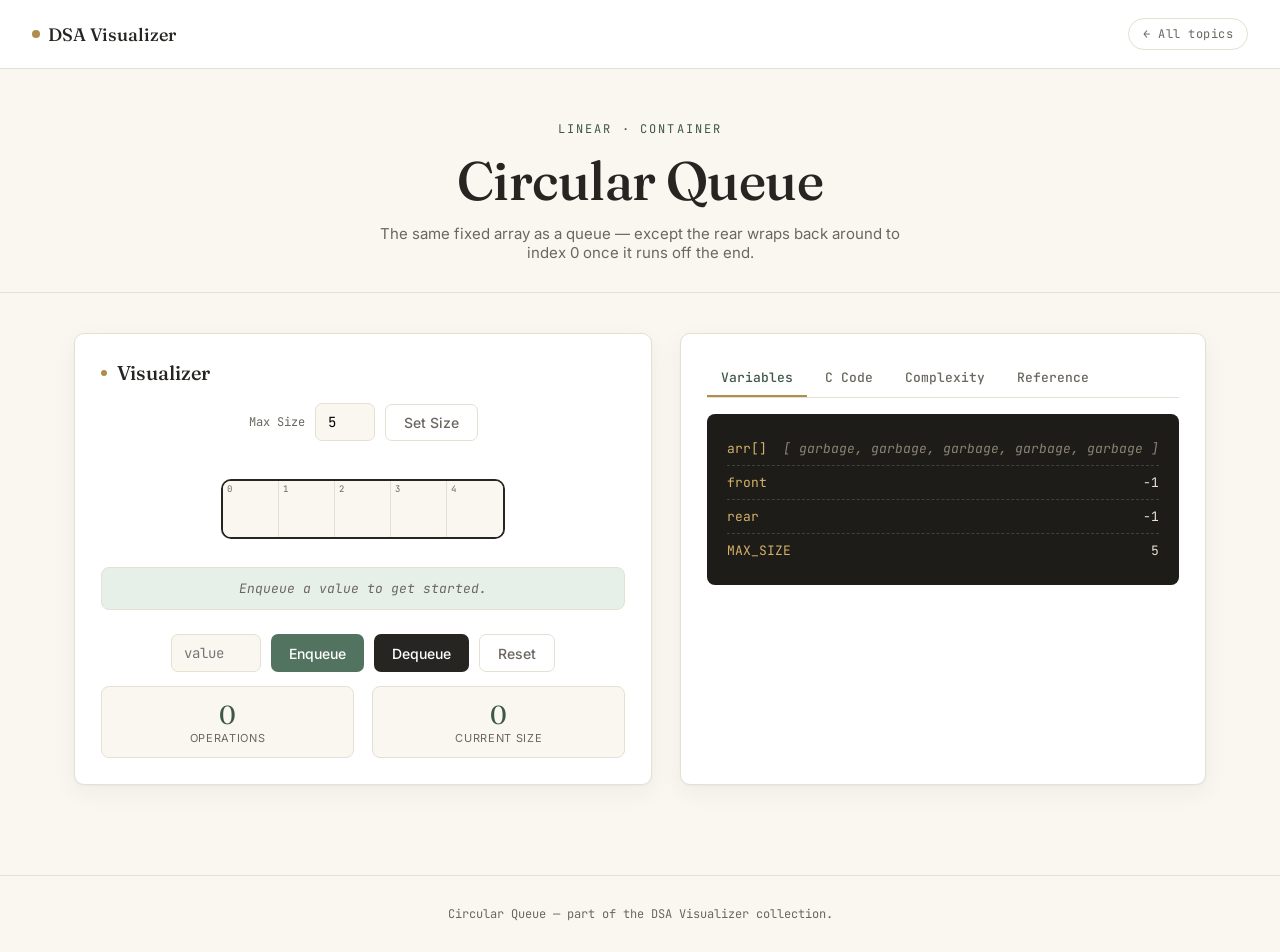
<file: circular-queue.html>
<!DOCTYPE html>
<html lang="en">
<head>
<meta charset="UTF-8">
<meta name="viewport" content="width=device-width, initial-scale=1.0">
<title>Circular Queue — DSA Visualizer</title>
<link rel="preconnect" href="https://fonts.googleapis.com">
<link href="https://fonts.googleapis.com/css2?family=Fraunces:wght@400;500&family=Inter:wght@400;500;600&family=JetBrains+Mono:wght@400;500&display=swap" rel="stylesheet">
<link rel="stylesheet" href="assets/style.css">
<style>
  .size-row{display:flex;align-items:center;justify-content:center;gap:10px;margin-bottom:18px;}
  .size-row label{font-size:12px;color:var(--ink-soft);font-family:'JetBrains Mono',monospace;}
  .ring-wrap{display:flex;justify-content:center;padding:20px 0;}
  .ring{display:flex;border:2px solid var(--ink);border-radius:10px;overflow:hidden;}
  .ring-slot{
    width:56px;height:56px;display:flex;flex-direction:column;align-items:center;justify-content:center;
    border-right:1px solid var(--line);background:var(--porcelain);position:relative;flex-shrink:0;
  }
  .ring-slot:last-child{border-right:none;}
  .ring-slot.filled{background:var(--sage);color:#fff;}
  .ring-slot .idx{position:absolute;top:2px;left:4px;font-size:9px;color:var(--ink-soft);font-family:'JetBrains Mono',monospace;}
  .ring-slot.filled .idx{color:rgba(255,255,255,0.7);}
  .ring-slot .val{font-family:'JetBrains Mono',monospace;font-weight:500;font-size:15px;}
  .ring-slot .ptr{position:absolute;bottom:-22px;font-size:10px;font-family:'JetBrains Mono',monospace;color:var(--gold);font-weight:600;white-space:nowrap;}
  .caption{margin-top:32px;background:var(--sage-pale);border:1px solid var(--line);border-radius:8px;padding:12px 16px;font-family:'JetBrains Mono',monospace;font-size:13px;color:var(--sage-deep);min-height:20px;text-align:center;}
  .caption.idle{color:var(--ink-soft);font-style:italic;}
  .explainer{margin-top:18px;border-top:1px solid var(--line);padding-top:18px;font-size:13.5px;color:var(--ink-soft);line-height:1.7;}
  .explainer h3{font-family:'Fraunces',serif;font-weight:500;font-size:15px;color:var(--ink);margin:0 0 8px;}
  .explainer code{background:var(--porcelain);padding:1px 5px;border-radius:4px;font-family:'JetBrains Mono',monospace;font-size:12.5px;color:var(--sage-deep);}
</style>
</head>
<body>

<nav class="site-nav">
  <a class="brand" href="index.html">DSA Visualizer</a>
  <a class="back" href="index.html">← All topics</a>
</nav>

<header class="page-head">
  <div class="eyebrow">Linear · Container</div>
  <h1>Circular Queue</h1>
  <p>The same fixed array as a queue — except the rear wraps back around to index 0 once it runs off the end.</p>
</header>

<main class="layout">
  <div class="panel">
    <h2>Visualizer</h2>
    <div class="size-row">
      <label>Max Size</label>
      <input type="number" id="sizeInput" min="3" max="10" value="5" style="width:60px;">
      <button class="btn-ghost" onclick="applySize()">Set Size</button>
    </div>
    <div class="ring-wrap"><div class="ring" id="ring"></div></div>
    <div class="caption idle" id="caption" style="margin-top:8px;">Enqueue a value to get started.</div>
    <div class="controls">
      <input type="number" id="valInput" placeholder="value" />
      <button class="btn-primary" onclick="enqueue()">Enqueue</button>
      <button class="btn-dark" onclick="dequeue()">Dequeue</button>
      <button class="btn-ghost" onclick="resetQueue()">Reset</button>
    </div>
    <div class="counters">
      <div class="counter"><div class="n" id="opCount">0</div><div class="l">Operations</div></div>
      <div class="counter"><div class="n" id="sizeCount">0</div><div class="l">Current Size</div></div>
    </div>
  </div>

  <div class="panel">
    <div class="tabs">
      <div class="tab active" data-tab="vars">Variables</div>
      <div class="tab" data-tab="code">C Code</div>
      <div class="tab" data-tab="complexity">Complexity</div>
      <div class="tab" data-tab="docs">Reference</div>
    </div>

    <div class="tab-content active" id="vars">
      <div class="ledger" id="ledgerBox">
        <div class="ledger-row"><span class="ledger-key">arr[]</span><span class="ledger-val garbage" id="ledgerArr">[ garbage, garbage, garbage, garbage, garbage ]</span></div>
        <div class="ledger-row"><span class="ledger-key">front</span><span class="ledger-val" id="ledgerFront">-1</span></div>
        <div class="ledger-row"><span class="ledger-key">rear</span><span class="ledger-val" id="ledgerRear">-1</span></div>
        <div class="ledger-row"><span class="ledger-key">MAX_SIZE</span><span class="ledger-val" id="ledgerMax">5</span></div>
      </div>
    </div>

    <div class="tab-content" id="code">
      <pre class="code" id="codeBlock"></pre>
      <div class="explainer">
        <h3>How this works</h3>
        <p>
          A plain queue wastes space — once <code>front</code> moves past index 0, those early slots
          never get reused. The circular queue fixes this by treating the array as a <strong>ring</strong>:
          every index calculation wraps using the modulo operator, <code>%</code>.
        </p>
        <p>
          <strong>Enqueue</strong> advances <code>rear</code> with <code>rear = (rear + 1) % MAX</code> —
          so once <code>rear</code> hits the last index, the next enqueue sends it straight back to 0. It's
          considered full not when every slot is physically used, but when advancing <code>rear</code> would
          land exactly on <code>front</code> again: <code>(rear + 1) % MAX == front</code>.
        </p>
        <p>
          <strong>Dequeue</strong> works the same way in reverse: <code>front = (front + 1) % MAX</code>.
          Watch the pointer labels under the ring — once they reach the rightmost slot, the next operation
          jumps them back to the leftmost slot instead of running off the end.
        </p>
      </div>
    </div>

    <div class="tab-content" id="complexity">
      <table>
        <tr><th>Operation</th><th>Time</th><th>Space</th></tr>
        <tr><td>Enqueue</td><td>O(1)</td><td>O(1)</td></tr>
        <tr><td>Dequeue</td><td>O(1)</td><td>O(1)</td></tr>
        <tr><td>Overall storage</td><td>—</td><td>O(n)</td></tr>
      </table>
    </div>

    <div class="tab-content" id="docs">
      <div class="links">
        <a href="https://www.geeksforgeeks.org/circular-queue-set-1-introduction-array-implementation/" target="_blank">GeeksforGeeks — Circular Queue</a>
        <a href="https://visualgo.net/en/list" target="_blank">VisuAlgo — Stack &amp; Queue</a>
      </div>
    </div>
  </div>
</main>

<footer>Circular Queue — part of the DSA Visualizer collection.</footer>

<script>
var MAX = 5;
var arr = new Array(MAX).fill(null);
var front = -1, rear = -1;
var opCount = 0;

function codeLines(){
  return [
    "#define MAX " + MAX, "int arr[MAX];", "int front = -1, rear = -1;", "",
    "void enqueue(int val) {",
    "    if ((rear + 1) % MAX == front) return;",
    "    if (front == -1) front = 0;",
    "    rear = (rear + 1) % MAX;",
    "    arr[rear] = val;", "}", "",
    "int dequeue() {",
    "    if (front == -1) return -1;",
    "    int val = arr[front];",
    "    if (front == rear) front = rear = -1;",
    "    else front = (front + 1) % MAX;",
    "    return val;", "}"
  ];
}

function renderCode(activeLine){
  var lines = codeLines();
  document.getElementById('codeBlock').innerHTML = lines.map(function(l,i){
    return '<span class="code-line' + (i===activeLine?' active':'') + '">' + (l || '&nbsp;') + '</span>';
  }).join('\n');
}
renderCode(-1);

function setCaption(text, idle){
  var cap = document.getElementById('caption');
  cap.textContent = text;
  cap.classList.toggle('idle', !!idle);
}

function flashLedger(){
  var rows = document.querySelectorAll('#ledgerBox .ledger-row');
  rows.forEach(function(r){ r.classList.add('flash'); });
  setTimeout(function(){ rows.forEach(function(r){ r.classList.remove('flash'); }); }, 400);
}

function renderLedger(){
  var parts = arr.map(function(v){ return v===null ? '<span class="garbage">garbage</span>' : v; });
  document.getElementById('ledgerArr').innerHTML = '[ ' + parts.join(', ') + ' ]';
  document.getElementById('ledgerFront').textContent = front;
  document.getElementById('ledgerRear').textContent = rear;
  document.getElementById('ledgerMax').textContent = MAX;
}

function renderRing(){
  var ring = document.getElementById('ring');
  ring.innerHTML = '';
  for(var i=0;i<MAX;i++){
    var slot = document.createElement('div');
    slot.className = 'ring-slot' + (arr[i]!==null ? ' filled' : '');
    var idx = document.createElement('span'); idx.className='idx'; idx.textContent = i;
    var val = document.createElement('span'); val.className='val'; val.textContent = arr[i]!==null ? arr[i] : '';
    slot.appendChild(idx); slot.appendChild(val);

    var labels = [];
    if(front === i) labels.push('front');
    if(rear === i) labels.push('rear');
    if(labels.length){
      var ptr = document.createElement('span');
      ptr.className = 'ptr';
      ptr.textContent = labels.join(' / ');
      slot.appendChild(ptr);
    }
    ring.appendChild(slot);
  }
  var count = front===-1 ? 0 : ((rear - front + MAX) % MAX) + 1;
  document.getElementById('sizeCount').textContent = count;
}

function enqueue(){
  var input = document.getElementById('valInput');
  var val = input.value;
  if(val === '' || isNaN(Number(val))){ setCaption('Type a number first, then press Enqueue.', false); return; }
  if((rear + 1) % MAX === front){ setCaption('Queue is full — the next slot would land back on front. Nothing was added.', false); return; }
  setCaption('Checking (rear + 1) % MAX == front \u2192 false, there\u2019s room.', false);
  renderCode(5);
  setTimeout(function(){
    if(front === -1){ front = 0; setCaption('Queue was empty, so front is now set to 0.', false); }
    renderCode(6);
    setTimeout(function(){
      rear = (rear + 1) % MAX;
      renderCode(7);
      setTimeout(function(){
        arr[rear] = Number(val);
        renderRing(); renderLedger(); flashLedger();
        opCount++; document.getElementById('opCount').textContent = opCount;
        setCaption('Enqueued ' + arr[rear] + ' at index ' + rear + ' (wrapped with % MAX).', false);
        input.value = '';
        setTimeout(function(){ renderCode(-1); setCaption('Enqueue a value, or dequeue the front one.', true); }, 900);
      }, 260);
    }, 260);
  }, 260);
}

function dequeue(){
  if(front === -1){ setCaption('Queue underflow — front is -1, nothing to dequeue.', false); return; }
  setCaption('Checking front == -1 \u2192 false. Reading arr[' + front + '] = ' + arr[front] + '...', false);
  renderCode(12);
  setTimeout(function(){
    var val = arr[front];
    setTimeout(function(){
      arr[front] = null;
      if(front === rear){ front = -1; rear = -1; setCaption('That was the last element. front and rear both reset to -1.', false); }
      else { front = (front + 1) % MAX; setCaption('front wraps forward with % MAX to index ' + front + '.', false); }
      renderRing(); renderLedger(); flashLedger();
      opCount++; document.getElementById('opCount').textContent = opCount;
      setTimeout(function(){ renderCode(-1); setCaption('Enqueue a value, or dequeue the front one.', true); }, 900);
    }, 260);
  }, 260);
}

function applySize(){
  var input = document.getElementById('sizeInput');
  var n = parseInt(input.value, 10);
  if(isNaN(n) || n < 3) n = 3;
  if(n > 10) n = 10;
  input.value = n;
  MAX = n;
  resetQueue();
  setCaption('Max size set to ' + MAX + '. Queue reset.', true);
}

function resetQueue(){
  arr = new Array(MAX).fill(null);
  front = -1; rear = -1; opCount = 0;
  document.getElementById('opCount').textContent = 0;
  renderRing(); renderLedger(); renderCode(-1);
  setCaption('Enqueue a value to get started.', true);
}

document.querySelectorAll('.tab').forEach(function(tab){
  tab.addEventListener('click', function(){
    document.querySelectorAll('.tab').forEach(function(t){ t.classList.remove('active'); });
    document.querySelectorAll('.tab-content').forEach(function(c){ c.classList.remove('active'); });
    tab.classList.add('active');
    document.getElementById(tab.dataset.tab).classList.add('active');
  });
});

renderRing(); renderLedger();
</script>
</body>
</html>
</file>
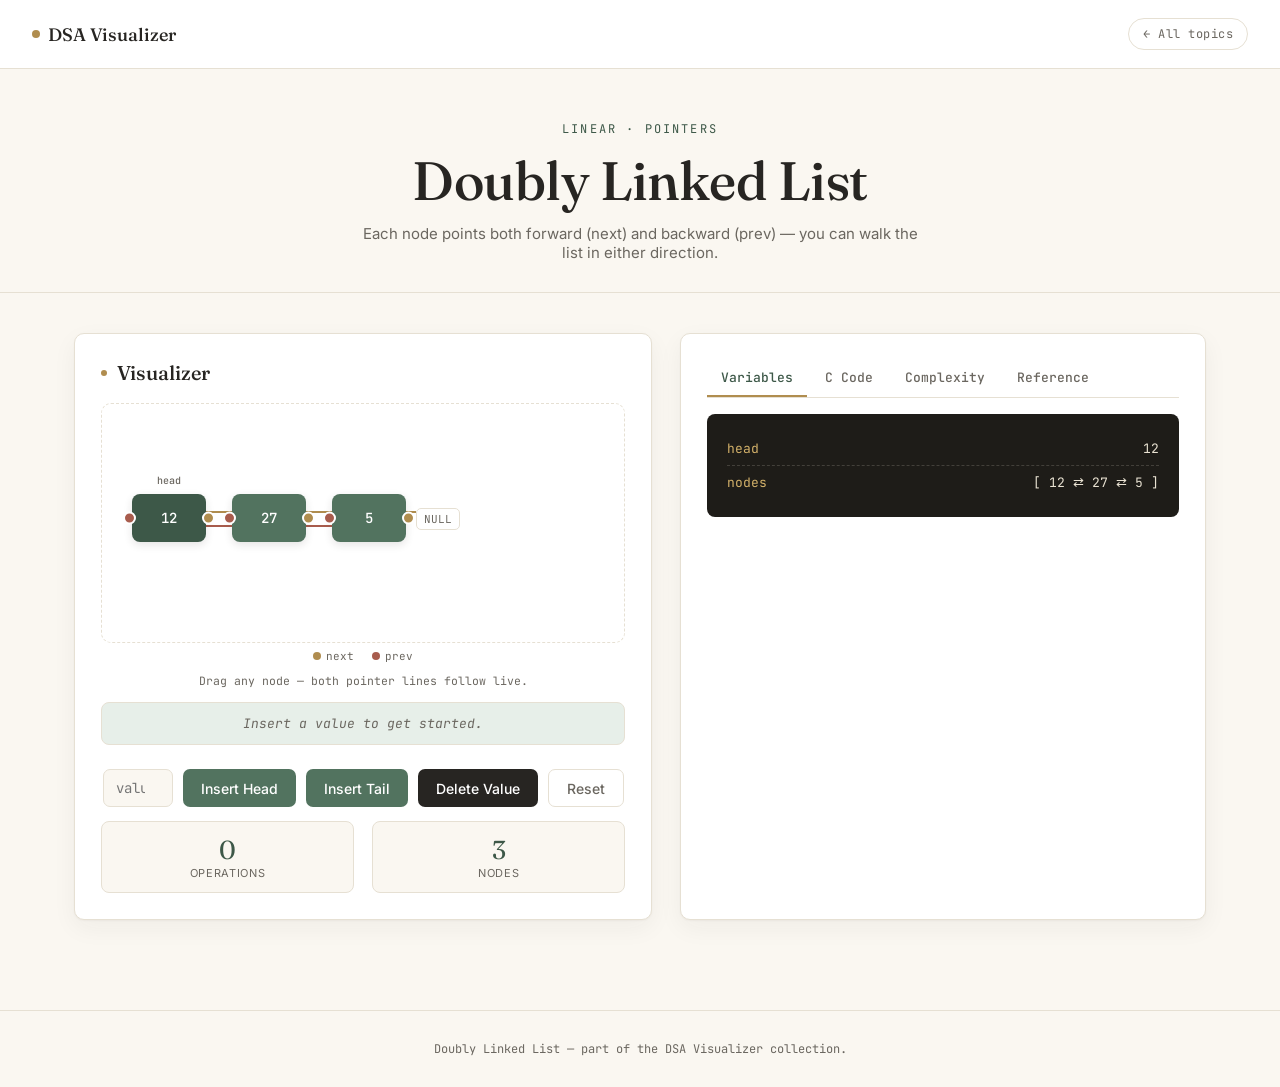
<file: doubly-linked-list.html>
<!DOCTYPE html>
<html lang="en">
<head>
<meta charset="UTF-8">
<meta name="viewport" content="width=device-width, initial-scale=1.0">
<title>Doubly Linked List — DSA Visualizer</title>
<link rel="preconnect" href="https://fonts.googleapis.com">
<link href="https://fonts.googleapis.com/css2?family=Fraunces:wght@400;500&family=Inter:wght@400;500;600&family=JetBrains+Mono:wght@400;500&display=swap" rel="stylesheet">
<link rel="stylesheet" href="assets/style.css">
<style>
  .ll-stage{position:relative;width:100%;height:240px;border:1px dashed var(--line);border-radius:10px;overflow:hidden;touch-action:none;}
  .ll-stage svg{position:absolute;top:0;left:0;width:100%;height:100%;pointer-events:none;}
  .node-block{
    position:absolute;width:74px;height:48px;background:var(--sage);border-radius:8px;
    display:flex;align-items:center;justify-content:center;color:#fff;font-family:'JetBrains Mono',monospace;
    font-weight:500;font-size:14px;cursor:grab;user-select:none;box-shadow:0 3px 8px rgba(39,37,34,0.12);
    z-index:2;
  }
  .node-block.head-node{background:var(--sage-deep);}
  .node-block::before, .node-block::after{
    content:'';position:absolute;top:50%;transform:translateY(-50%);width:9px;height:9px;border-radius:50%;border:2px solid var(--paper);
  }
  .node-block::after{right:-9px;background:var(--gold);}
  .node-block::before{left:-9px;background:var(--rose);}
  .node-block .label{position:absolute;top:-20px;font-size:10px;color:var(--ink-soft);font-family:'JetBrains Mono',monospace;white-space:nowrap;}
  .null-tag{position:absolute;font-family:'JetBrains Mono',monospace;font-size:11px;color:var(--ink-soft);background:var(--paper);border:1px solid var(--line);border-radius:5px;padding:3px 7px;z-index:2;}
  .ll-edge-next{stroke:var(--gold);stroke-width:2;fill:none;marker-end:url(#arrowGold);}
  .ll-edge-prev{stroke:var(--rose);stroke-width:2;fill:none;marker-end:url(#arrowRose);}
  .legend{display:flex;justify-content:center;gap:18px;margin-top:6px;font-size:11px;font-family:'JetBrains Mono',monospace;color:var(--ink-soft);}
  .legend span{display:inline-flex;align-items:center;gap:5px;}
  .legend .dot{width:8px;height:8px;border-radius:50%;}
  .caption{margin-top:14px;background:var(--sage-pale);border:1px solid var(--line);border-radius:8px;padding:12px 16px;font-family:'JetBrains Mono',monospace;font-size:13px;color:var(--sage-deep);min-height:20px;text-align:center;}
  .caption.idle{color:var(--ink-soft);font-style:italic;}
  .explainer{margin-top:18px;border-top:1px solid var(--line);padding-top:18px;font-size:13.5px;color:var(--ink-soft);line-height:1.7;}
  .explainer h3{font-family:'Fraunces',serif;font-weight:500;font-size:15px;color:var(--ink);margin:0 0 8px;}
  .explainer code{background:var(--porcelain);padding:1px 5px;border-radius:4px;font-family:'JetBrains Mono',monospace;font-size:12.5px;color:var(--sage-deep);}
  .hint{font-size:11.5px;color:var(--ink-soft);text-align:center;margin-top:10px;font-family:'JetBrains Mono',monospace;}
</style>
</head>
<body>

<nav class="site-nav">
  <a class="brand" href="index.html">DSA Visualizer</a>
  <a class="back" href="index.html">← All topics</a>
</nav>

<header class="page-head">
  <div class="eyebrow">Linear · Pointers</div>
  <h1>Doubly Linked List</h1>
  <p>Each node points both forward (next) and backward (prev) — you can walk the list in either direction.</p>
</header>

<main class="layout">
  <div class="panel">
    <h2>Visualizer</h2>
    <div class="ll-stage" id="stage">
      <svg id="svg"><defs>
        <marker id="arrowGold" markerWidth="8" markerHeight="8" refX="6" refY="3" orient="auto"><path d="M0,0 L6,3 L0,6 Z" fill="var(--gold)"/></marker>
        <marker id="arrowRose" markerWidth="8" markerHeight="8" refX="6" refY="3" orient="auto"><path d="M6,0 L0,3 L6,6 Z" fill="var(--rose)"/></marker>
      </defs></svg>
    </div>
    <div class="legend"><span><span class="dot" style="background:var(--gold);"></span>next</span><span><span class="dot" style="background:var(--rose);"></span>prev</span></div>
    <div class="hint">Drag any node — both pointer lines follow live.</div>
    <div class="caption idle" id="caption">Insert a value to get started.</div>
    <div class="controls">
      <input type="number" id="valInput" placeholder="value" style="width:70px;" />
      <button class="btn-primary" onclick="insertHead()">Insert Head</button>
      <button class="btn-primary" onclick="insertTail()">Insert Tail</button>
      <button class="btn-dark" onclick="deleteVal()">Delete Value</button>
      <button class="btn-ghost" onclick="resetList()">Reset</button>
    </div>
    <div class="counters">
      <div class="counter"><div class="n" id="opCount">0</div><div class="l">Operations</div></div>
      <div class="counter"><div class="n" id="sizeCount">0</div><div class="l">Nodes</div></div>
    </div>
  </div>

  <div class="panel">
    <div class="tabs">
      <div class="tab active" data-tab="vars">Variables</div>
      <div class="tab" data-tab="code">C Code</div>
      <div class="tab" data-tab="complexity">Complexity</div>
      <div class="tab" data-tab="docs">Reference</div>
    </div>

    <div class="tab-content active" id="vars">
      <div class="ledger" id="ledgerBox">
        <div class="ledger-row"><span class="ledger-key">head</span><span class="ledger-val" id="ledgerHead">NULL</span></div>
        <div class="ledger-row"><span class="ledger-key">nodes</span><span class="ledger-val" id="ledgerNodes">[ ]</span></div>
      </div>
    </div>

    <div class="tab-content" id="code">
      <pre class="code">struct Node {
    int data;
    struct Node *next, *prev;
};

struct Node* head = NULL;

void insertHead(int val) {
    struct Node* n = malloc(sizeof(struct Node));
    n->data = val;
    n->prev = NULL;
    n->next = head;
    if (head != NULL) head->prev = n;
    head = n;
}

void insertTail(int val) {
    struct Node* n = malloc(sizeof(struct Node));
    n->data = val; n->next = NULL;
    if (head == NULL) { n->prev = NULL; head = n; return; }
    struct Node* cur = head;
    while (cur->next != NULL) cur = cur->next;
    cur->next = n;
    n->prev = cur;
}

void deleteValue(int val) {
    struct Node* cur = head;
    while (cur != NULL && cur->data != val) cur = cur->next;
    if (cur == NULL) return;
    if (cur->prev) cur->prev->next = cur->next;
    else head = cur->next;
    if (cur->next) cur->next->prev = cur->prev;
}</pre>
      <div class="explainer">
        <h3>How this works</h3>
        <p>
          A doubly linked list adds a second pointer, <code>prev</code>, to every node — the trade-off
          for being able to walk backward is that every insert and delete now has to keep <em>two</em>
          links consistent instead of one.
        </p>
        <p>
          <strong>Insert at head</strong> sets the new node's <code>next</code> to the old head, and — if
          one existed — that old head's <code>prev</code> now points back to the new node. Both directions
          have to agree, or the list breaks.
        </p>
        <p>
          <strong>Delete</strong> is actually simpler here than in a singly linked list: since each node
          already knows its own <code>prev</code>, there's no need to walk one step behind looking for "the
          node before it" — <code>cur->prev</code> already is that node.
        </p>
      </div>
    </div>

    <div class="tab-content" id="complexity">
      <table>
        <tr><th>Operation</th><th>Time</th><th>Space</th></tr>
        <tr><td>Insert at head</td><td>O(1)</td><td>O(1)</td></tr>
        <tr><td>Insert at tail</td><td>O(n)</td><td>O(1)</td></tr>
        <tr><td>Delete by value</td><td>O(n)</td><td>O(1)</td></tr>
        <tr><td>Backward traversal</td><td>O(n)</td><td>O(1)</td></tr>
      </table>
    </div>

    <div class="tab-content" id="docs">
      <div class="links">
        <a href="https://www.geeksforgeeks.org/doubly-linked-list/" target="_blank">GeeksforGeeks — Doubly Linked List</a>
        <a href="https://visualgo.net/en/list" target="_blank">VisuAlgo — Linked List</a>
      </div>
    </div>
  </div>
</main>

<footer>Doubly Linked List — part of the DSA Visualizer collection.</footer>

<script>
var nodes = [];
var idCounter = 0;
var opCount = 0;
var dragging = null;
var dragOffset = {x:0,y:0};

function setCaption(text, idle){
  var cap = document.getElementById('caption');
  cap.textContent = text;
  cap.classList.toggle('idle', !!idle);
}
function bumpOps(){ opCount++; document.getElementById('opCount').textContent = opCount; }

function layoutDefaults(){
  var stage = document.getElementById('stage');
  var w = stage.clientWidth;
  nodes.forEach(function(n, i){
    n.x = 30 + i * 100;
    if(n.x > w - 90) n.x = w - 90;
    n.y = 90;
  });
}

function renderLedger(){
  document.getElementById('ledgerHead').textContent = nodes.length ? nodes[0].val : 'NULL';
  document.getElementById('ledgerNodes').textContent = '[ ' + nodes.map(function(n){return n.val;}).join(' \u21c4 ') + ' ]';
  document.getElementById('sizeCount').textContent = nodes.length;
}

function renderList(){
  var stage = document.getElementById('stage');
  var svg = document.getElementById('svg');
  Array.from(stage.querySelectorAll('.node-block, .null-tag')).forEach(function(el){ el.remove(); });

  nodes.forEach(function(n, i){
    var el = document.createElement('div');
    el.className = 'node-block' + (i===0 ? ' head-node' : '');
    el.style.left = n.x + 'px';
    el.style.top = n.y + 'px';
    el.textContent = n.val;

    var label = document.createElement('span');
    label.className = 'label';
    label.textContent = i===0 ? 'head' : '';
    el.appendChild(label);

    el.addEventListener('pointerdown', function(e){
      dragging = n;
      var rect = el.getBoundingClientRect();
      dragOffset.x = e.clientX - rect.left;
      dragOffset.y = e.clientY - rect.top;
      el.setPointerCapture(e.pointerId);
    });
    el.addEventListener('pointermove', function(e){
      if(dragging !== n) return;
      var stageRect = stage.getBoundingClientRect();
      n.x = Math.max(0, Math.min(stageRect.width - 74, e.clientX - stageRect.left - dragOffset.x));
      n.y = Math.max(0, Math.min(stageRect.height - 48, e.clientY - stageRect.top - dragOffset.y));
      el.style.left = n.x + 'px';
      el.style.top = n.y + 'px';
      drawEdges();
    });
    el.addEventListener('pointerup', function(){ dragging = null; });

    stage.appendChild(el);
  });

  var nullTag = document.createElement('div');
  nullTag.className = 'null-tag';
  if(nodes.length){
    var last = nodes[nodes.length-1];
    nullTag.style.left = (last.x + 84) + 'px';
    nullTag.style.top = (last.y + 14) + 'px';
  } else {
    nullTag.style.left = '20px';
    nullTag.style.top = '90px';
  }
  nullTag.textContent = 'NULL';
  stage.appendChild(nullTag);

  drawEdges();
}

function drawEdges(){
  var svg = document.getElementById('svg');
  Array.from(svg.querySelectorAll('path')).forEach(function(el){ el.remove(); });
  for(var i=0;i<nodes.length-1;i++){
    var a = nodes[i], b = nodes[i+1];
    var x1 = a.x + 74, y1n = a.y + 18, y1p = a.y + 32;
    var x2 = b.x, y2n = b.y + 18, y2p = b.y + 32;
    var pathNext = document.createElementNS('http://www.w3.org/2000/svg','path');
    pathNext.setAttribute('d', 'M'+x1+','+y1n+' L '+x2+','+y2n);
    pathNext.setAttribute('class','ll-edge-next');
    svg.appendChild(pathNext);
    var pathPrev = document.createElementNS('http://www.w3.org/2000/svg','path');
    pathPrev.setAttribute('d', 'M'+x2+','+y2p+' L '+x1+','+y1p);
    pathPrev.setAttribute('class','ll-edge-prev');
    svg.appendChild(pathPrev);
  }
  var nullTag = document.querySelector('.null-tag');
  if(nodes.length && nullTag){
    var last = nodes[nodes.length-1];
    nullTag.style.left = (last.x + 84) + 'px';
    nullTag.style.top = (last.y + 14) + 'px';
    var path = document.createElementNS('http://www.w3.org/2000/svg','path');
    path.setAttribute('d', 'M'+(last.x+74)+','+(last.y+18)+' L '+(last.x+84)+','+(last.y+18));
    path.setAttribute('class','ll-edge-next');
    svg.appendChild(path);
  }
}

function insertHead(){
  var input = document.getElementById('valInput');
  if(input.value === '' || isNaN(Number(input.value))){ setCaption('Type a number first.', false); return; }
  var v = Number(input.value);
  nodes.unshift({id: idCounter++, val: v, x:30, y:90});
  layoutDefaults(); renderList(); renderLedger(); bumpOps();
  setCaption('Inserted ' + v + ' at head — its next points to the old head, and the old head\u2019s prev now points back to it.', false);
  input.value = '';
}

function insertTail(){
  var input = document.getElementById('valInput');
  if(input.value === '' || isNaN(Number(input.value))){ setCaption('Type a number first.', false); return; }
  var v = Number(input.value);
  setCaption(nodes.length===0 ? 'List empty — this becomes head directly.' : 'Walking to the last node, linking ' + v + ' as next, and its prev back to that node.', false);
  nodes.push({id: idCounter++, val: v, x:30, y:90});
  layoutDefaults(); renderList(); renderLedger(); bumpOps();
}

function deleteVal(){
  var input = document.getElementById('valInput');
  if(input.value === '' || isNaN(Number(input.value))){ setCaption('Type the value you want to delete.', false); return; }
  var v = Number(input.value);
  var idx = nodes.findIndex(function(n){ return n.val === v; });
  if(idx === -1){ setCaption('Value ' + v + ' not found.', false); return; }
  if(idx === 0) setCaption('Deleting head: the second node\u2019s prev becomes NULL, head moves to it.', false);
  else setCaption('Relinking neighbors on both sides of ' + v + ' using its prev and next pointers.', false);
  nodes.splice(idx,1);
  layoutDefaults(); renderList(); renderLedger(); bumpOps();
}

function resetList(){
  nodes = []; opCount = 0;
  document.getElementById('opCount').textContent = 0;
  renderList(); renderLedger();
  setCaption('Insert a value to get started.', true);
}

document.querySelectorAll('.tab').forEach(function(tab){
  tab.addEventListener('click', function(){
    document.querySelectorAll('.tab').forEach(function(t){ t.classList.remove('active'); });
    document.querySelectorAll('.tab-content').forEach(function(c){ c.classList.remove('active'); });
    tab.classList.add('active');
    document.getElementById(tab.dataset.tab).classList.add('active');
  });
});

[12, 27, 5].forEach(function(v){ nodes.push({id: idCounter++, val: v, x:0, y:90}); });
layoutDefaults();
renderList();
renderLedger();
</script>
</body>
</html>
</file>
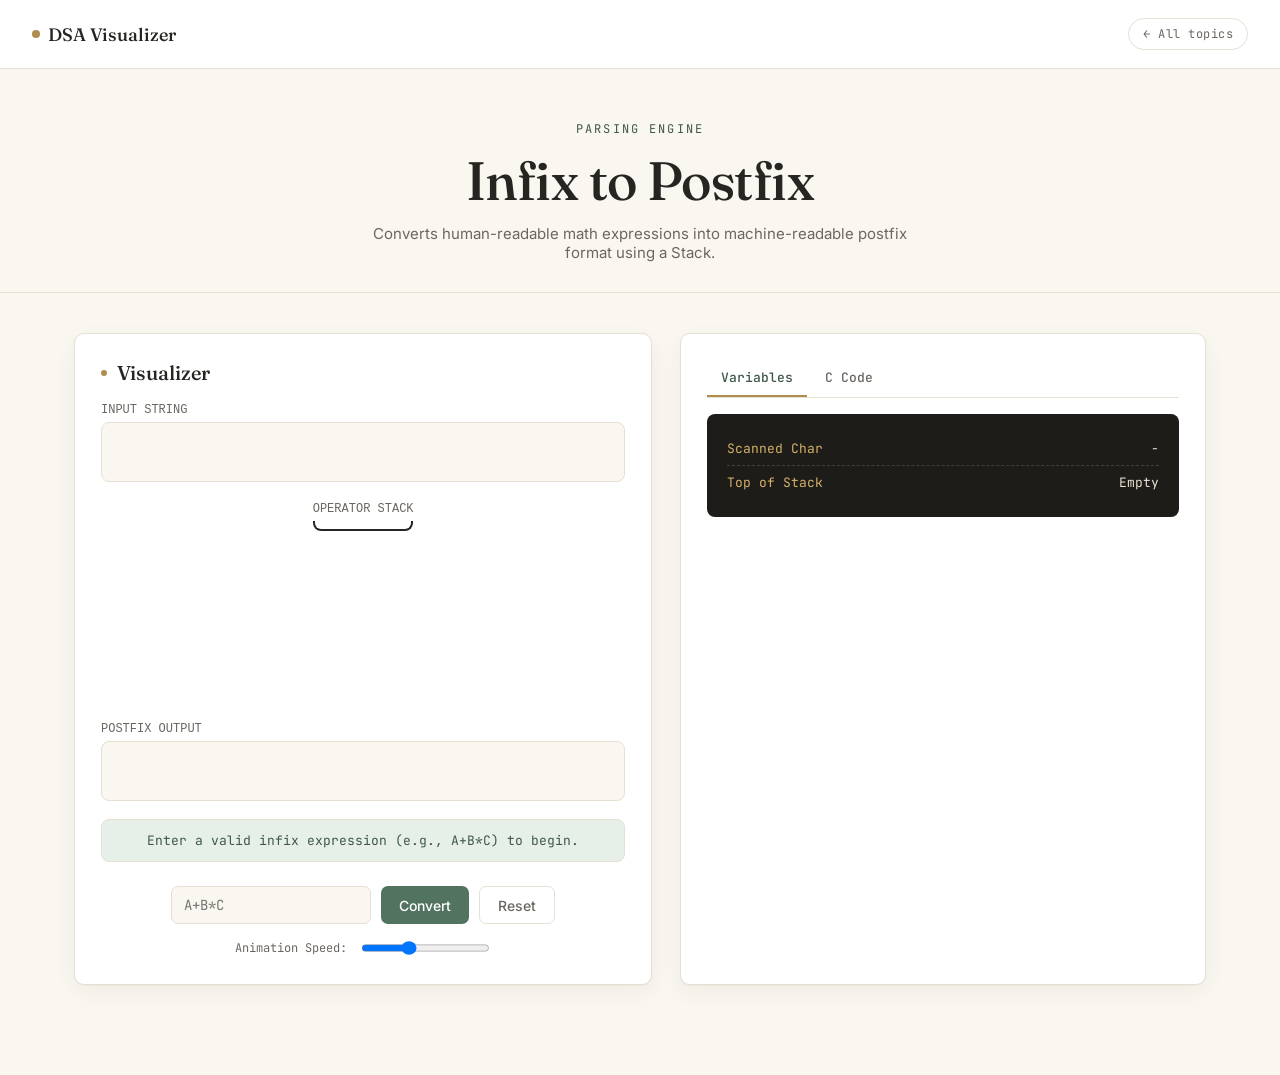
<file: expression-converter.html>
<!DOCTYPE html>
<html lang="en">
<head>
<meta charset="UTF-8">
<meta name="viewport" content="width=device-width, initial-scale=1.0">
<title>Expression Converter — DSA Visualizer</title>
<link href="https://fonts.googleapis.com/css2?family=Fraunces:wght@400;500&family=Inter:wght@400;500;600&family=JetBrains+Mono:wght@400;500&display=swap" rel="stylesheet">
<link rel="stylesheet" href="assets/style.css">
<style>
  .vis-container { display: flex; flex-direction: column; gap: 20px; margin-top: 10px; }
  .io-strip { display: flex; gap: 5px; flex-wrap: wrap; padding: 15px; background: var(--porcelain); border-radius: 8px; border: 1px solid var(--line); min-height: 60px; align-items: center; }
  .char-box { width: 35px; height: 35px; display: flex; align-items: center; justify-content: center; font-family: 'JetBrains Mono', monospace; font-weight: 600; background: var(--paper); border: 1px solid var(--line); border-radius: 4px; transition: all 0.2s ease; }
  .char-box.active { background: var(--gold-soft); border-color: var(--gold); transform: scale(1.1); }
  
  .stack-area { display: flex; justify-content: center; height: 200px; }
  .stack-tube { width: 100px; border: 2px solid var(--ink); border-top: none; border-radius: 0 0 8px 8px; display: flex; flex-direction: column-reverse; padding: 4px; gap: 4px; overflow: hidden; }
  .stack-item { background: var(--sage); color: white; padding: 8px; text-align: center; font-family: 'JetBrains Mono', monospace; font-weight: bold; border-radius: 4px; animation: dropIn 0.2s ease; }
  
  .caption { margin-top: 18px; background: var(--sage-pale); border: 1px solid var(--line); border-radius: 8px; padding: 12px 16px; font-family: 'JetBrains Mono', monospace; font-size: 13px; color: var(--sage-deep); text-align: center; }
  .speed-row { display: flex; align-items: center; justify-content: center; gap: 12px; margin-top: 14px; font-family: 'JetBrains Mono', monospace; font-size: 12px; color: var(--ink-soft); }
  @keyframes dropIn { from { transform: translateY(-20px); opacity: 0; } to { transform: translateY(0); opacity: 1; } }
</style>
</head>
<body>
<nav class="site-nav">
  <a class="brand" href="index.html">DSA Visualizer</a>
  <a class="back" href="index.html">← All topics</a>
</nav>
<header class="page-head">
  <div class="eyebrow">Parsing Engine</div>
  <h1>Infix to Postfix</h1>
  <p>Converts human-readable math expressions into machine-readable postfix format using a Stack.</p>
</header>
<main class="layout">
  <div class="panel">
    <h2>Visualizer</h2>
    <div class="vis-container">
      <div>
        <div style="font-size: 12px; color: var(--ink-soft); margin-bottom: 5px; font-family: monospace;">INPUT STRING</div>
        <div class="io-strip" id="inputStrip"></div>
      </div>
      
      <div class="stack-area">
        <div style="display: flex; flex-direction: column; align-items: center;">
          <div style="font-size: 12px; color: var(--ink-soft); margin-bottom: 5px; font-family: monospace;">OPERATOR STACK</div>
          <div class="stack-tube" id="opStack"></div>
        </div>
      </div>

      <div>
        <div style="font-size: 12px; color: var(--ink-soft); margin-bottom: 5px; font-family: monospace;">POSTFIX OUTPUT</div>
        <div class="io-strip" id="outputStrip"></div>
      </div>
    </div>

    <div class="caption" id="caption">Enter a valid infix expression (e.g., A+B*C) to begin.</div>
    
    <div class="controls">
      <input type="text" id="exprInput" placeholder="A+B*C" style="width: 200px; text-transform: uppercase;">
      <button class="btn-primary" id="startBtn" onclick="startConversion()">Convert</button>
      <button class="btn-ghost" onclick="resetUI()">Reset</button>
    </div>
    
    <div class="speed-row">
      <label>Animation Speed:</label>
      <input type="range" id="speedSlider" min="100" max="1500" value="600" style="transform: scaleY(0.9);">
    </div>
  </div>

  <div class="panel">
    <div class="tabs">
      <div class="tab active" data-tab="vars">Variables</div>
      <div class="tab" data-tab="code">C Code</div>
    </div>
    <div class="tab-content active" id="vars">
      <div class="ledger">
        <div class="ledger-row"><span class="ledger-key">Scanned Char</span><span class="ledger-val" id="varChar">-</span></div>
        <div class="ledger-row"><span class="ledger-key">Top of Stack</span><span class="ledger-val" id="varTop">Empty</span></div>
      </div>
    </div>
    <div class="tab-content" id="code">
      <pre class="code">
void infixToPostfix(char* exp) {
    for(int i=0; exp[i]; i++) {
        if(isalnum(exp[i])) 
            printf("%c", exp[i]);
        else if(exp[i] == '(') 
            push(exp[i]);
        else if(exp[i] == ')') {
            while(peek() != '(') printf("%c", pop());
            pop();
        } else {
            while(prec(exp[i]) <= prec(peek())) 
                printf("%c", pop());
            push(exp[i]);
        }
    }
    while(top != -1) printf("%c", pop());
}</pre>
    </div>
  </div>
</main>

<script>
  let isRunning = false;
  
  function getPrecedence(ch) {
    if (ch === '^') return 3;
    if (ch === '*' || ch === '/') return 2;
    if (ch === '+' || ch === '-') return 1;
    return -1;
  }
  
  function isOperand(ch) {
    return /^[a-zA-Z0-9]+$/.test(ch);
  }

  function getDelay() {
    return parseInt(document.getElementById("speedSlider").max) - parseInt(document.getElementById("speedSlider").value) + 200;
  }
  function sleep(ms) { return new Promise(resolve => setTimeout(resolve, ms)); }

  function resetUI() {
    document.getElementById("inputStrip").innerHTML = "";
    document.getElementById("outputStrip").innerHTML = "";
    document.getElementById("opStack").innerHTML = "";
    document.getElementById("caption").textContent = "UI Reset. Ready for new input.";
    document.getElementById("varChar").textContent = "-";
    document.getElementById("varTop").textContent = "Empty";
    isRunning = false;
  }

  async function startConversion() {
    if (isRunning) return;
    
    // Strict Input Bug Fix: Remove spaces and ensure validity
    let rawExpr = document.getElementById("exprInput").value.trim().toUpperCase().replace(/\s+/g, '');
    if (!rawExpr) rawExpr = "A+B*C";
    
    resetUI();
    isRunning = true;
    document.getElementById("exprInput").value = rawExpr;
    
    const inStrip = document.getElementById("inputStrip");
    rawExpr.split('').forEach((ch, idx) => {
      let b = document.createElement("div");
      b.className = "char-box";
      b.id = `in-${idx}`;
      b.textContent = ch;
      inStrip.appendChild(b);
    });

    let stack = [];
    const outStrip = document.getElementById("outputStrip");
    const stackTube = document.getElementById("opStack");

    function renderStack() {
      stackTube.innerHTML = "";
      stack.forEach(op => {
        let el = document.createElement("div");
        el.className = "stack-item"; el.textContent = op;
        stackTube.appendChild(el);
      });
      document.getElementById("varTop").textContent = stack.length > 0 ? stack[stack.length - 1] : "Empty";
    }

    function pushOutput(ch) {
      let el = document.createElement("div");
      el.className = "char-box"; el.textContent = ch;
      outStrip.appendChild(el);
    }

    for (let i = 0; i < rawExpr.length; i++) {
      if (!isRunning) return;
      let ch = rawExpr[i];
      document.getElementById(`in-${i}`).classList.add("active");
      document.getElementById("varChar").textContent = ch;

      if (isOperand(ch)) {
        document.getElementById("caption").textContent = `'${ch}' is an operand. Sending directly to output.`;
        await sleep(getDelay());
        pushOutput(ch);
      } else if (ch === '(') {
        document.getElementById("caption").textContent = `'${ch}' is an open parenthesis. Pushing to stack.`;
        await sleep(getDelay());
        stack.push(ch);
        renderStack();
      } else if (ch === ')') {
        document.getElementById("caption").textContent = `Closing parenthesis found. Popping stack until '(' is reached.`;
        await sleep(getDelay());
        while (stack.length > 0 && stack[stack.length - 1] !== '(') {
          pushOutput(stack.pop());
          renderStack();
          await sleep(getDelay() / 2);
        }
        stack.pop(); // discard '('
        renderStack();
      } else {
        document.getElementById("caption").textContent = `'${ch}' is an operator. Checking precedence against stack top.`;
        await sleep(getDelay());
        while (stack.length > 0 && getPrecedence(ch) <= getPrecedence(stack[stack.length - 1])) {
          let poppedOp = stack.pop();
          document.getElementById("caption").textContent = `'${poppedOp}' has higher/equal precedence than '${ch}'. Popping to output.`;
          pushOutput(poppedOp);
          renderStack();
          await sleep(getDelay());
        }
        document.getElementById("caption").textContent = `Pushing '${ch}' to the stack.`;
        stack.push(ch);
        renderStack();
      }
      document.getElementById(`in-${i}`).classList.remove("active");
      await sleep(getDelay() / 2);
    }

    document.getElementById("caption").textContent = `Input scanned. Popping remaining operators from stack.`;
    await sleep(getDelay());
    while (stack.length > 0) {
      pushOutput(stack.pop());
      renderStack();
      await sleep(getDelay() / 2);
    }

    document.getElementById("caption").textContent = "Conversion Complete!";
    document.getElementById("varChar").textContent = "-";
    isRunning = false;
  }
</script>
</body>
</html>
</file>
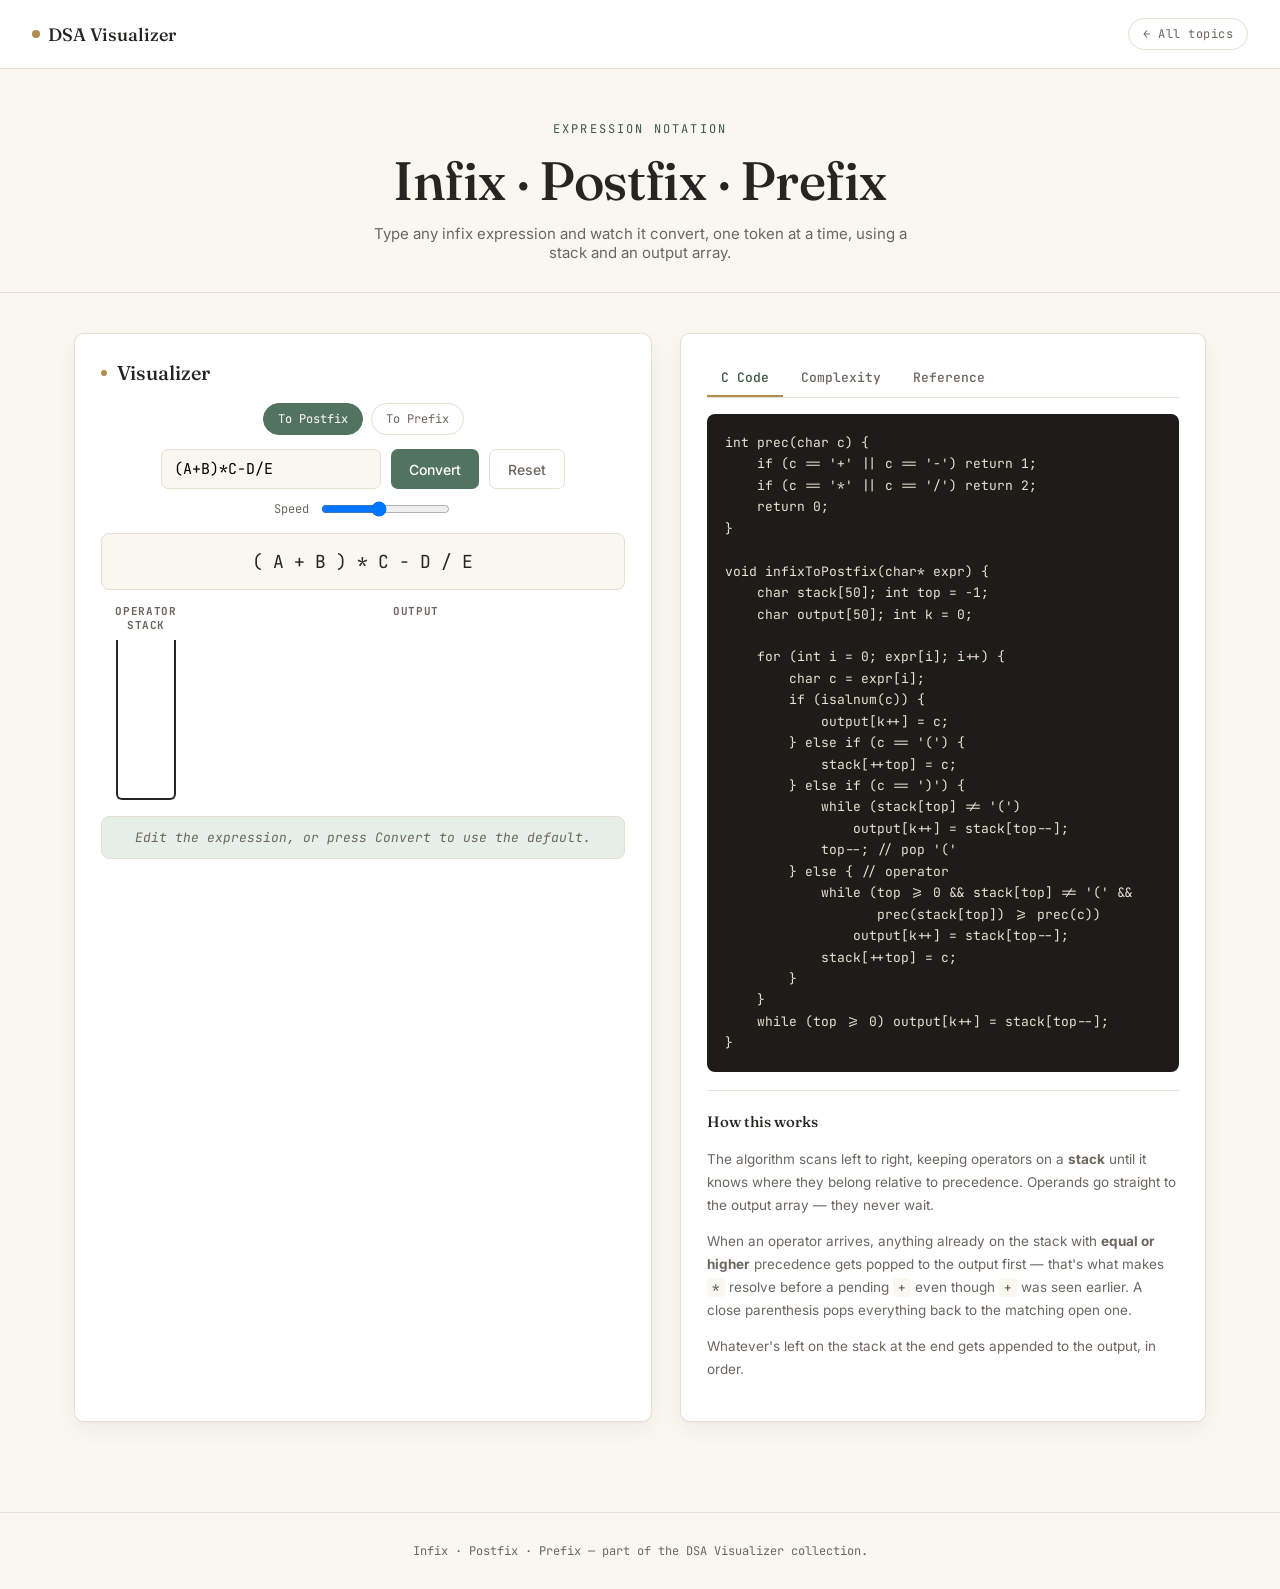
<file: infix-postfix-prefix.html>
<!DOCTYPE html>
<html lang="en">
<head>
<meta charset="UTF-8">
<meta name="viewport" content="width=device-width, initial-scale=1.0">
<title>Infix · Postfix · Prefix — DSA Visualizer</title>
<link rel="preconnect" href="https://fonts.googleapis.com">
<link href="https://fonts.googleapis.com/css2?family=Fraunces:wght@400;500&family=Inter:wght@400;500;600&family=JetBrains+Mono:wght@400;500&display=swap" rel="stylesheet">
<link rel="stylesheet" href="assets/style.css">
<style>
  .expr-row{display:flex;gap:10px;justify-content:center;margin-bottom:10px;flex-wrap:wrap;}
  .expr-row input{width:220px;font-size:15px;}
  .mode-tab{padding:7px 14px;border-radius:18px;font-size:12px;font-family:'JetBrains Mono',monospace;border:1px solid var(--line);cursor:pointer;color:var(--ink-soft);}
  .mode-tab.active{background:var(--sage);color:#fff;border-color:var(--sage);}
  .scan-display{
    font-family:'JetBrains Mono',monospace;font-size:18px;letter-spacing:2px;text-align:center;
    padding:14px;background:var(--porcelain);border:1px solid var(--line);border-radius:8px;margin:14px 0;
  }
  .scan-display .chip{display:inline-block;padding:2px 4px;border-radius:4px;}
  .scan-display .chip.current{background:var(--gold-soft);color:var(--ink);}
  .scan-display .chip.done{color:var(--ink-soft);}
  .work-area{display:flex;gap:16px;margin-top:14px;flex-wrap:wrap;}
  .stack-col{flex:0 0 90px;}
  .stack-col h4, .out-col h4{font-size:11px;text-transform:uppercase;letter-spacing:0.06em;color:var(--ink-soft);font-family:'JetBrains Mono',monospace;margin:0 0 8px;text-align:center;}
  .mini-tube{border:2px solid var(--ink);border-top:none;border-radius:0 0 6px 6px;display:flex;flex-direction:column-reverse;min-height:160px;padding:3px;gap:3px;width:60px;margin:0 auto;}
  .mini-slot{height:30px;border-radius:5px;background:var(--rose);color:#fff;display:flex;align-items:center;justify-content:center;font-family:'JetBrains Mono',monospace;font-weight:500;font-size:13px;animation:dropIn 0.25s ease;}
  @keyframes dropIn{from{transform:translateY(-16px);opacity:0;}to{transform:translateY(0);opacity:1;}}
  .out-col{flex:1;}
  .out-strip{display:flex;gap:5px;flex-wrap:wrap;min-height:42px;}
  .out-slot{min-width:30px;height:32px;padding:0 6px;border-radius:6px;background:var(--sage-pale);border:1px solid var(--line);display:flex;align-items:center;justify-content:center;font-family:'JetBrains Mono',monospace;font-weight:500;color:var(--sage-deep);}
  .caption{margin-top:16px;background:var(--sage-pale);border:1px solid var(--line);border-radius:8px;padding:12px 16px;font-family:'JetBrains Mono',monospace;font-size:13px;color:var(--sage-deep);min-height:20px;text-align:center;}
  .caption.idle{color:var(--ink-soft);font-style:italic;}
  .caption.error{background:#F3E3DF;color:var(--rose);}
  .explainer{margin-top:18px;border-top:1px solid var(--line);padding-top:18px;font-size:13.5px;color:var(--ink-soft);line-height:1.7;}
  .explainer h3{font-family:'Fraunces',serif;font-weight:500;font-size:15px;color:var(--ink);margin:0 0 8px;}
  .explainer code{background:var(--porcelain);padding:1px 5px;border-radius:4px;font-family:'JetBrains Mono',monospace;font-size:12.5px;color:var(--sage-deep);}
  .speed-row{display:flex;align-items:center;gap:10px;margin-top:10px;justify-content:center;}
  .speed-row label{font-size:12px;color:var(--ink-soft);font-family:'JetBrains Mono',monospace;}
</style>
</head>
<body>

<nav class="site-nav">
  <a class="brand" href="index.html">DSA Visualizer</a>
  <a class="back" href="index.html">← All topics</a>
</nav>

<header class="page-head">
  <div class="eyebrow">Expression Notation</div>
  <h1>Infix · Postfix · Prefix</h1>
  <p>Type any infix expression and watch it convert, one token at a time, using a stack and an output array.</p>
</header>

<main class="layout">
  <div class="panel">
    <h2>Visualizer</h2>
    <div class="mode-tabs" style="display:flex;gap:8px;justify-content:center;margin-bottom:14px;">
      <span class="mode-tab active" data-mode="postfix">To Postfix</span>
      <span class="mode-tab" data-mode="prefix">To Prefix</span>
    </div>
    <div class="expr-row">
      <input type="text" id="exprInput" value="(A+B)*C-D/E" placeholder="e.g. (A+B)*C">
      <button class="btn-primary" onclick="runConvert()">Convert</button>
      <button class="btn-ghost" onclick="resetAll()">Reset</button>
    </div>
    <div class="speed-row">
      <label>Speed</label>
      <input type="range" id="speed" min="100" max="900" value="450">
    </div>
    <div class="scan-display" id="scanDisplay">(A+B)*C-D/E</div>

    <div class="work-area">
      <div class="stack-col">
        <h4>Operator Stack</h4>
        <div class="mini-tube" id="stackTube"></div>
      </div>
      <div class="out-col">
        <h4>Output</h4>
        <div class="out-strip" id="outStrip"></div>
      </div>
    </div>

    <div class="caption idle" id="caption">Edit the expression, or press Convert to use the default.</div>
  </div>

  <div class="panel">
    <div class="tabs">
      <div class="tab active" data-tab="code">C Code</div>
      <div class="tab" data-tab="complexity">Complexity</div>
      <div class="tab" data-tab="docs">Reference</div>
    </div>

    <div class="tab-content active" id="code">
      <pre class="code" id="codeBlock"></pre>
      <div class="explainer" id="explainerBox"></div>
    </div>

    <div class="tab-content" id="complexity">
      <table>
        <tr><th>Operation</th><th>Time</th><th>Space</th></tr>
        <tr><td>Infix → Postfix</td><td>O(n)</td><td>O(n)</td></tr>
        <tr><td>Infix → Prefix</td><td>O(n)</td><td>O(n)</td></tr>
        <tr><td>Postfix evaluation</td><td>O(n)</td><td>O(n)</td></tr>
      </table>
    </div>

    <div class="tab-content" id="docs">
      <div class="links">
        <a href="https://www.geeksforgeeks.org/stack-set-2-infix-to-postfix/" target="_blank">GeeksforGeeks — Infix to Postfix</a>
        <a href="https://www.geeksforgeeks.org/prefix-infix-postfix-conversion/" target="_blank">GeeksforGeeks — Prefix/Infix/Postfix Conversion</a>
      </div>
    </div>
  </div>
</main>

<footer>Infix · Postfix · Prefix — part of the DSA Visualizer collection.</footer>

<script>
var mode = 'postfix';
var running = false;

const codeBlocks = {
postfix: `int prec(char c) {
    if (c == '+' || c == '-') return 1;
    if (c == '*' || c == '/') return 2;
    return 0;
}

void infixToPostfix(char* expr) {
    char stack[50]; int top = -1;
    char output[50]; int k = 0;

    for (int i = 0; expr[i]; i++) {
        char c = expr[i];
        if (isalnum(c)) {
            output[k++] = c;
        } else if (c == '(') {
            stack[++top] = c;
        } else if (c == ')') {
            while (stack[top] != '(')
                output[k++] = stack[top--];
            top--; // pop '('
        } else { // operator
            while (top >= 0 && stack[top] != '(' &&
                   prec(stack[top]) >= prec(c))
                output[k++] = stack[top--];
            stack[++top] = c;
        }
    }
    while (top >= 0) output[k++] = stack[top--];
}`,
prefix: `// Prefix is built by reversing the
// expression, swapping ( and ),
// running the same postfix algorithm,
// then reversing the result.

void infixToPrefix(char* expr) {
    reverse(expr);
    swapParens(expr);
    char* postfix = infixToPostfixStr(expr);
    reverse(postfix);
    // postfix is now the prefix result
}`
};

const explainerText = {
postfix: `<h3>How this works</h3>
  <p>The algorithm scans left to right, keeping operators on a <strong>stack</strong> until it knows where they belong relative to precedence. Operands go straight to the output array — they never wait.</p>
  <p>When an operator arrives, anything already on the stack with <strong>equal or higher</strong> precedence gets popped to the output first — that's what makes <code>*</code> resolve before a pending <code>+</code> even though <code>+</code> was seen earlier. A close parenthesis pops everything back to the matching open one.</p>
  <p>Whatever's left on the stack at the end gets appended to the output, in order.</p>`,
prefix: `<h3>How this works</h3>
  <p>There's no separate algorithm for prefix — it reuses the postfix one with a clever trick: reverse the input string, swap every <code>(</code> with <code>)</code> and vice versa, run the exact same postfix conversion, then reverse the result.</p>
  <p>Reversing flips the scan direction, and swapping parentheses keeps grouping correct under that flip — so an expression that should bind right-to-left in prefix gets handled by the same left-to-right, precedence-based logic.</p>`
};

function renderCode(){
  document.getElementById('codeBlock').textContent = codeBlocks[mode];
  document.getElementById('explainerBox').innerHTML = explainerText[mode];
}
renderCode();

function setCaption(text, cls){
  var cap = document.getElementById('caption');
  cap.textContent = text;
  cap.classList.remove('idle','error');
  if(cls) cap.classList.add(cls);
}

function prec(c){
  if(c==='+' || c==='-') return 1;
  if(c==='*' || c==='/' || c==='%') return 2;
  if(c==='^') return 3;
  return 0;
}
function isOperand(c){ return /[A-Za-z0-9]/.test(c); }
function isOperator(c){ return ['+','-','*','/','%','^'].includes(c); }

function validate(expr){
  if(expr.trim() === '') return 'Expression is empty.';
  var depth = 0;
  for(var i=0;i<expr.length;i++){
    var c = expr[i];
    if(c === ' ') continue;
    if(c === '(') depth++;
    else if(c === ')'){ depth--; if(depth < 0) return 'Unmatched closing parenthesis at position ' + (i+1) + '.'; }
    else if(!isOperand(c) && !isOperator(c)) return 'Unrecognized character "' + c + '" at position ' + (i+1) + '.';
  }
  if(depth !== 0) return 'Unmatched opening parenthesis — ' + depth + ' not closed.';
  // check for two operators in a row, or operator at start/end (basic check)
  var clean = expr.replace(/\s/g,'');
  for(var i=0;i<clean.length;i++){
    if(isOperator(clean[i])){
      if(i===0 || i===clean.length-1) return 'Expression cannot start or end with an operator.';
      var prevC = clean[i-1], nextC = clean[i+1];
      if(isOperator(prevC)) return 'Two operators in a row near position ' + i + '.';
    }
  }
  return null;
}

function renderScan(expr, idx){
  var html = '';
  for(var i=0;i<expr.length;i++){
    var cls = i < idx ? 'done' : (i === idx ? 'current' : '');
    html += '<span class="chip ' + cls + '">' + (expr[i]===' '?'&nbsp;':expr[i]) + '</span>';
  }
  document.getElementById('scanDisplay').innerHTML = html;
}

function renderStack(stack){
  document.getElementById('stackTube').innerHTML = stack.map(function(c){
    return '<div class="mini-slot">'+c+'</div>';
  }).join('');
}

function renderOutput(out){
  document.getElementById('outStrip').innerHTML = out.map(function(c){
    return '<div class="out-slot">'+c+'</div>';
  }).join('');
}

function sleep(ms){ return new Promise(function(r){ setTimeout(r, ms); }); }

async function toPostfixAnimated(expr){
  var stack = [];
  var output = [];
  for(var i=0;i<expr.length;i++){
    var c = expr[i];
    if(c === ' ') continue;
    renderScan(expr, i);

    if(isOperand(c)){
      output.push(c);
      setCaption(c + ' is an operand \u2192 goes straight to the output.', null);
    } else if(c === '('){
      stack.push(c);
      setCaption('( pushed onto the stack to mark a group.', null);
    } else if(c === ')'){
      setCaption('Closing ) \u2014 popping until the matching ( is found.', null);
      renderStack(stack); renderOutput(output);
      await sleep(Number(document.getElementById('speed').value));
      while(stack.length && stack[stack.length-1] !== '('){
        output.push(stack.pop());
        renderStack(stack); renderOutput(output);
        await sleep(Number(document.getElementById('speed').value));
      }
      stack.pop();
    } else {
      setCaption('Operator ' + c + ' \u2014 popping anything with \u2265 precedence first.', null);
      renderStack(stack); renderOutput(output);
      await sleep(Number(document.getElementById('speed').value));
      while(stack.length && stack[stack.length-1] !== '(' && prec(stack[stack.length-1]) >= prec(c)){
        output.push(stack.pop());
        renderStack(stack); renderOutput(output);
        await sleep(Number(document.getElementById('speed').value));
      }
      stack.push(c);
    }
    renderStack(stack); renderOutput(output);
    await sleep(Number(document.getElementById('speed').value));
  }
  renderScan(expr, expr.length);
  setCaption('End of input \u2014 popping any remaining operators to the output.', null);
  await sleep(Number(document.getElementById('speed').value));
  while(stack.length){
    output.push(stack.pop());
    renderStack(stack); renderOutput(output);
    await sleep(Number(document.getElementById('speed').value));
  }
  return output;
}

async function runConvert(){
  if(running) return;
  var input = document.getElementById('exprInput');
  var expr = input.value;
  var err = validate(expr);
  if(err){ setCaption(err, 'error'); return; }

  running = true;
  document.getElementById('outStrip').innerHTML = '';
  document.getElementById('stackTube').innerHTML = '';

  var workingExpr = expr.replace(/\s/g,'');
  var resultArr;

  if(mode === 'postfix'){
    resultArr = await toPostfixAnimated(workingExpr);
    setCaption('Postfix result: ' + resultArr.join(' '), null);
  } else {
    setCaption('Reversing the expression and swapping parentheses...', null);
    await sleep(Number(document.getElementById('speed').value));
    var reversed = workingExpr.split('').reverse().map(function(c){
      if(c==='(') return ')'; if(c===')') return '('; return c;
    }).join('');
    var postfixOfReversed = await toPostfixAnimated(reversed);
    var prefixResult = postfixOfReversed.slice().reverse();
    renderOutput(prefixResult);
    setCaption('Prefix result: ' + prefixResult.join(' '), null);
  }
  running = false;
}

function resetAll(){
  document.getElementById('outStrip').innerHTML = '';
  document.getElementById('stackTube').innerHTML = '';
  renderScan(document.getElementById('exprInput').value, -1);
  setCaption('Edit the expression, or press Convert to use the default.', 'idle');
}

document.querySelectorAll('.mode-tab').forEach(function(t){
  t.addEventListener('click', function(){
    document.querySelectorAll('.mode-tab').forEach(function(x){ x.classList.remove('active'); });
    t.classList.add('active');
    mode = t.dataset.mode;
    renderCode();
    resetAll();
  });
});
document.querySelectorAll('.tab').forEach(function(tab){
  tab.addEventListener('click', function(){
    document.querySelectorAll('.tab').forEach(function(t){ t.classList.remove('active'); });
    document.querySelectorAll('.tab-content').forEach(function(c){ c.classList.remove('active'); });
    tab.classList.add('active');
    document.getElementById(tab.dataset.tab).classList.add('active');
  });
});

renderScan(document.getElementById('exprInput').value, -1);
</script>
</body>
</html>
</file>
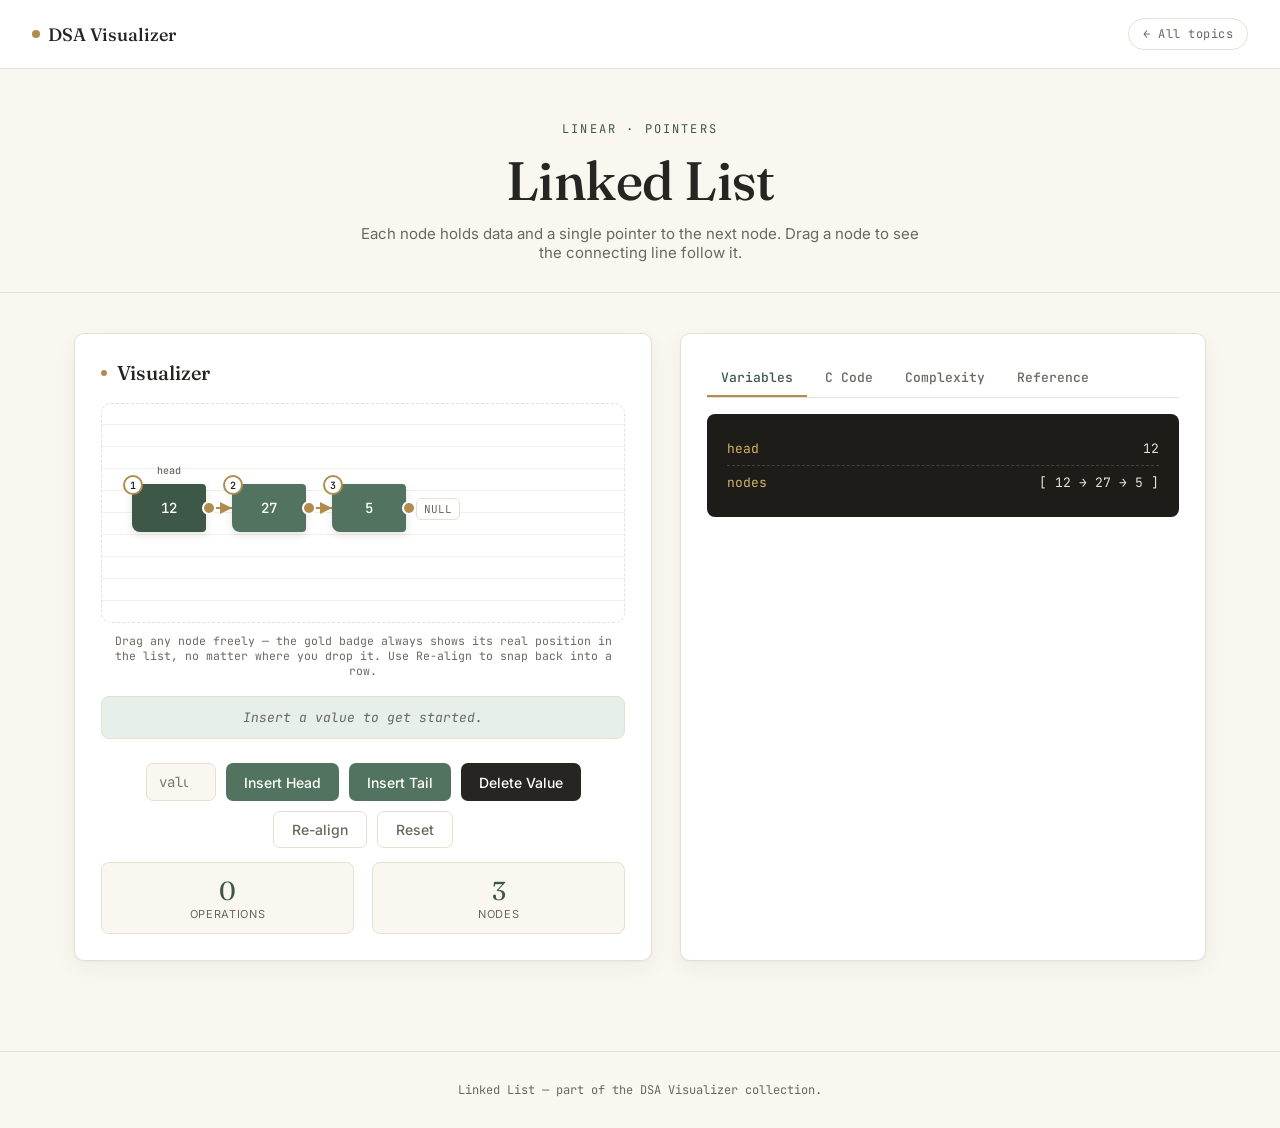
<file: linked-list.html>
<!DOCTYPE html>
<html lang="en">
<head>
<meta charset="UTF-8">
<meta name="viewport" content="width=device-width, initial-scale=1.0">
<title>Linked List — DSA Visualizer</title>
<link rel="preconnect" href="https://fonts.googleapis.com">
<link href="https://fonts.googleapis.com/css2?family=Fraunces:wght@400;500&family=Inter:wght@400;500;600&family=JetBrains+Mono:wght@400;500&display=swap" rel="stylesheet">
<link rel="stylesheet" href="assets/style.css">
<style>
  .ll-stage{position:relative;width:100%;height:220px;border:1px dashed var(--line);border-radius:10px;overflow:hidden;touch-action:none;background:
    repeating-linear-gradient(0deg, transparent, transparent 21px, var(--line) 21px, transparent 22px) ;
    background-size:100% 100%;
  }
  .ll-stage svg{position:absolute;top:0;left:0;width:100%;height:100%;pointer-events:none;}
  .node-block{
    position:absolute;width:74px;height:48px;background:var(--sage);border-radius:8px 4px 4px 8px;
    display:flex;align-items:center;justify-content:center;color:#fff;font-family:'JetBrains Mono',monospace;
    font-weight:500;font-size:14px;cursor:grab;user-select:none;box-shadow:0 3px 8px rgba(39,37,34,0.12);
    z-index:2;
  }
  .node-block.head-node{background:var(--sage-deep);}
  .node-block::after{
    content:'';position:absolute;right:-10px;top:50%;transform:translateY(-50%);
    width:10px;height:10px;background:var(--gold);border-radius:50%;border:2px solid var(--paper);
  }
  .node-block .label{position:absolute;top:-20px;font-size:10px;color:var(--ink-soft);font-family:'JetBrains Mono',monospace;white-space:nowrap;}
  .node-block .order-badge{
    position:absolute;top:-9px;left:-9px;width:20px;height:20px;border-radius:50%;
    background:var(--paper);border:2px solid var(--gold);color:var(--ink);
    font-size:10px;font-weight:600;display:flex;align-items:center;justify-content:center;
    font-family:'JetBrains Mono',monospace;
  }
  .null-tag{position:absolute;font-family:'JetBrains Mono',monospace;font-size:11px;color:var(--ink-soft);background:var(--paper);border:1px solid var(--line);border-radius:5px;padding:3px 7px;z-index:2;}
  .ll-edge{stroke:var(--gold);stroke-width:2;fill:none;marker-end:url(#arrowhead);}
  .caption{margin-top:18px;background:var(--sage-pale);border:1px solid var(--line);border-radius:8px;padding:12px 16px;font-family:'JetBrains Mono',monospace;font-size:13px;color:var(--sage-deep);min-height:20px;text-align:center;}
  .caption.idle{color:var(--ink-soft);font-style:italic;}
  .explainer{margin-top:18px;border-top:1px solid var(--line);padding-top:18px;font-size:13.5px;color:var(--ink-soft);line-height:1.7;}
  .explainer h3{font-family:'Fraunces',serif;font-weight:500;font-size:15px;color:var(--ink);margin:0 0 8px;}
  .explainer code{background:var(--porcelain);padding:1px 5px;border-radius:4px;font-family:'JetBrains Mono',monospace;font-size:12.5px;color:var(--sage-deep);}
  .hint{font-size:11.5px;color:var(--ink-soft);text-align:center;margin-top:10px;font-family:'JetBrains Mono',monospace;}
</style>
</head>
<body>

<nav class="site-nav">
  <a class="brand" href="index.html">DSA Visualizer</a>
  <a class="back" href="index.html">← All topics</a>
</nav>

<header class="page-head">
  <div class="eyebrow">Linear · Pointers</div>
  <h1>Linked List</h1>
  <p>Each node holds data and a single pointer to the next node. Drag a node to see the connecting line follow it.</p>
</header>

<main class="layout">
  <div class="panel">
    <h2>Visualizer</h2>
    <div class="ll-stage" id="stage">
      <svg id="svg"><defs>
        <marker id="arrowhead" markerWidth="8" markerHeight="8" refX="6" refY="3" orient="auto">
          <path d="M0,0 L6,3 L0,6 Z" fill="var(--gold)"/>
        </marker>
      </defs></svg>
    </div>
    <div class="hint">Drag any node freely — the gold badge always shows its real position in the list, no matter where you drop it. Use Re-align to snap back into a row.</div>
    <div class="caption idle" id="caption">Insert a value to get started.</div>
    <div class="controls">
      <input type="number" id="valInput" placeholder="value" style="width:70px;" />
      <button class="btn-primary" onclick="insertHead()">Insert Head</button>
      <button class="btn-primary" onclick="insertTail()">Insert Tail</button>
      <button class="btn-dark" onclick="deleteVal()">Delete Value</button>
      <button class="btn-ghost" onclick="realign()">Re-align</button>
      <button class="btn-ghost" onclick="resetList()">Reset</button>
    </div>
    <div class="counters">
      <div class="counter"><div class="n" id="opCount">0</div><div class="l">Operations</div></div>
      <div class="counter"><div class="n" id="sizeCount">0</div><div class="l">Nodes</div></div>
    </div>
  </div>

  <div class="panel">
    <div class="tabs">
      <div class="tab active" data-tab="vars">Variables</div>
      <div class="tab" data-tab="code">C Code</div>
      <div class="tab" data-tab="complexity">Complexity</div>
      <div class="tab" data-tab="docs">Reference</div>
    </div>

    <div class="tab-content active" id="vars">
      <div class="ledger" id="ledgerBox">
        <div class="ledger-row"><span class="ledger-key">head</span><span class="ledger-val" id="ledgerHead">NULL</span></div>
        <div class="ledger-row"><span class="ledger-key">nodes</span><span class="ledger-val" id="ledgerNodes">[ ]</span></div>
      </div>
    </div>

    <div class="tab-content" id="code">
      <pre class="code" id="codeBlock">struct Node {
    int data;
    struct Node* next;
};

struct Node* head = NULL;

void insertHead(int val) {
    struct Node* n = malloc(sizeof(struct Node));
    n->data = val;
    n->next = head;
    head = n;
}

void insertTail(int val) {
    struct Node* n = malloc(sizeof(struct Node));
    n->data = val;
    n->next = NULL;
    if (head == NULL) { head = n; return; }
    struct Node* cur = head;
    while (cur->next != NULL) cur = cur->next;
    cur->next = n;
}

void deleteValue(int val) {
    if (head == NULL) return;
    if (head->data == val) { head = head->next; return; }
    struct Node* cur = head;
    while (cur->next && cur->next->data != val) cur = cur->next;
    if (cur->next) cur->next = cur->next->next;
}</pre>
      <div class="explainer">
        <h3>How this works</h3>
        <p>
          Unlike an array, a linked list has no fixed memory block — each node is allocated separately
          and holds a pointer, <code>next</code>, to wherever the following node happens to live in memory.
          <code>head</code> is the only fixed reference point: lose it, and the rest of the list becomes
          unreachable.
        </p>
        <p>
          <strong>Insert at head</strong> is O(1): the new node's <code>next</code> is set to the current
          <code>head</code>, then <code>head</code> is updated to point at the new node — no traversal needed.
        </p>
        <p>
          <strong>Insert at tail</strong> and <strong>delete</strong> both require walking the list one
          node at a time with a <code>cur</code> pointer until the right spot is found, since there's no
          shortcut to "the last node" or "the node before X" the way there is with array indices.
        </p>
        <p>
          One subtlety worth noticing: dragging a node only changes where it sits <em>on screen</em>, not
          its real position in the list — that's exactly the point. In actual memory, nodes have no
          inherent left-to-right order either; only the <code>next</code> pointers define the sequence.
          The numbered badge on each node always reflects the true list order, even if you drag two nodes
          past each other and the arrows have to cross to stay correct.
        </p>
      </div>
    </div>

    <div class="tab-content" id="complexity">
      <table>
        <tr><th>Operation</th><th>Time</th><th>Space</th></tr>
        <tr><td>Insert at head</td><td>O(1)</td><td>O(1)</td></tr>
        <tr><td>Insert at tail</td><td>O(n)</td><td>O(1)</td></tr>
        <tr><td>Delete by value</td><td>O(n)</td><td>O(1)</td></tr>
        <tr><td>Search</td><td>O(n)</td><td>O(1)</td></tr>
      </table>
    </div>

    <div class="tab-content" id="docs">
      <div class="links">
        <a href="https://www.geeksforgeeks.org/data-structures/linked-list/" target="_blank">GeeksforGeeks — Linked List</a>
        <a href="https://visualgo.net/en/list" target="_blank">VisuAlgo — Linked List</a>
      </div>
    </div>
  </div>
</main>

<footer>Linked List — part of the DSA Visualizer collection.</footer>

<script>
var nodes = [];
var idCounter = 0;
var opCount = 0;
var dragging = null;
var dragOffset = {x:0,y:0};

function setCaption(text, idle){
  var cap = document.getElementById('caption');
  cap.textContent = text;
  cap.classList.toggle('idle', !!idle);
}

function bumpOps(){ opCount++; document.getElementById('opCount').textContent = opCount; }

function layoutDefaults(){
  var stage = document.getElementById('stage');
  var w = stage.clientWidth;
  nodes.forEach(function(n, i){
    n.x = 30 + i * 100;
    if(n.x > w - 90) n.x = w - 90;
    n.y = 80;
  });
}

function renderLedger(){
  document.getElementById('ledgerHead').textContent = nodes.length ? nodes[0].val : 'NULL';
  document.getElementById('ledgerNodes').textContent = '[ ' + nodes.map(function(n){return n.val;}).join(' \u2192 ') + ' ]';
  document.getElementById('sizeCount').textContent = nodes.length;
}

function renderList(){
  var stage = document.getElementById('stage');
  var svg = document.getElementById('svg');
  Array.from(stage.querySelectorAll('.node-block, .null-tag')).forEach(function(el){ el.remove(); });
  Array.from(svg.querySelectorAll('.ll-edge')).forEach(function(el){ el.remove(); });

  nodes.forEach(function(n, i){
    var el = document.createElement('div');
    el.className = 'node-block' + (i===0 ? ' head-node' : '');
    el.style.left = n.x + 'px';
    el.style.top = n.y + 'px';
    el.textContent = n.val;
    el.dataset.id = n.id;

    var label = document.createElement('span');
    label.className = 'label';
    label.textContent = i===0 ? 'head' : '';
    el.appendChild(label);

    var badge = document.createElement('span');
    badge.className = 'order-badge';
    badge.textContent = i + 1;
    badge.title = 'Position ' + (i+1) + ' in the list — order is logical, not based on screen position.';
    el.appendChild(badge);

    el.addEventListener('pointerdown', function(e){
      dragging = n;
      var rect = el.getBoundingClientRect();
      dragOffset.x = e.clientX - rect.left;
      dragOffset.y = e.clientY - rect.top;
      el.setPointerCapture(e.pointerId);
    });
    el.addEventListener('pointermove', function(e){
      if(dragging !== n) return;
      var stageRect = stage.getBoundingClientRect();
      n.x = Math.max(0, Math.min(stageRect.width - 74, e.clientX - stageRect.left - dragOffset.x));
      n.y = Math.max(0, Math.min(stageRect.height - 48, e.clientY - stageRect.top - dragOffset.y));
      el.style.left = n.x + 'px';
      el.style.top = n.y + 'px';
      drawEdges();
    });
    el.addEventListener('pointerup', function(){ dragging = null; });

    stage.appendChild(el);
  });

  var nullTag = document.createElement('div');
  nullTag.className = 'null-tag';
  if(nodes.length){
    var last = nodes[nodes.length-1];
    nullTag.style.left = (last.x + 84) + 'px';
    nullTag.style.top = (last.y + 14) + 'px';
  } else {
    nullTag.style.left = '20px';
    nullTag.style.top = '80px';
  }
  nullTag.textContent = 'NULL';
  stage.appendChild(nullTag);

  drawEdges();
}

function drawEdges(){
  var svg = document.getElementById('svg');
  Array.from(svg.querySelectorAll('.ll-edge')).forEach(function(el){ el.remove(); });
  for(var i=0;i<nodes.length-1;i++){
    var a = nodes[i], b = nodes[i+1];
    var x1 = a.x + 74, y1 = a.y + 24;
    var x2 = b.x, y2 = b.y + 24;
    var path = document.createElementNS('http://www.w3.org/2000/svg','path');
    var midX = (x1+x2)/2;
    path.setAttribute('d', 'M'+x1+','+y1+' C '+midX+','+y1+' '+midX+','+y2+' '+x2+','+y2);
    path.setAttribute('class','ll-edge');
    svg.appendChild(path);
  }
  var nullTag = document.querySelector('.null-tag');
  if(nodes.length && nullTag){
    var last = nodes[nodes.length-1];
    nullTag.style.left = (last.x + 84) + 'px';
    nullTag.style.top = (last.y + 14) + 'px';
    var path = document.createElementNS('http://www.w3.org/2000/svg','path');
    var x1 = last.x + 74, y1 = last.y + 24, x2 = last.x + 84, y2 = last.y + 24;
    path.setAttribute('d', 'M'+x1+','+y1+' L '+x2+','+y2);
    path.setAttribute('class','ll-edge');
    svg.appendChild(path);
  }
}

function insertHead(){
  var input = document.getElementById('valInput');
  if(input.value === '' || isNaN(Number(input.value))){ setCaption('Type a number first.', false); return; }
  var v = Number(input.value);
  var node = {id: idCounter++, val: v, x: 30, y: 80};
  nodes.unshift(node);
  layoutDefaults();
  renderList(); renderLedger(); bumpOps();
  setCaption('Inserted ' + v + ' at head. Its next now points to the old head; head now points to it.', false);
  input.value = '';
}

function insertTail(){
  var input = document.getElementById('valInput');
  if(input.value === '' || isNaN(Number(input.value))){ setCaption('Type a number first.', false); return; }
  var v = Number(input.value);
  if(nodes.length === 0){ setCaption('List is empty — walking from head was skipped, this becomes head directly.', false); }
  else { setCaption('Walking from head to the last node, then attaching ' + v + ' after it.', false); }
  var node = {id: idCounter++, val: v, x: 30, y: 80};
  nodes.push(node);
  layoutDefaults();
  renderList(); renderLedger(); bumpOps();
}

function deleteVal(){
  var input = document.getElementById('valInput');
  if(input.value === '' || isNaN(Number(input.value))){ setCaption('Type the value you want to delete.', false); return; }
  var v = Number(input.value);
  var idx = nodes.findIndex(function(n){ return n.val === v; });
  if(idx === -1){ setCaption('Value ' + v + ' not found — walked the whole list, nothing matched.', false); return; }
  if(idx === 0) setCaption('Deleting head: head now points to the second node directly.', false);
  else setCaption('Found ' + v + ' — relinking the previous node\u2019s next to skip over it.', false);
  nodes.splice(idx,1);
  layoutDefaults();
  renderList(); renderLedger(); bumpOps();
}

function realign(){
  layoutDefaults();
  renderList();
  setCaption('Nodes re-aligned into list order — the arrows were always correct, just hard to follow visually.', false);
}

function resetList(){
  nodes = []; opCount = 0;
  document.getElementById('opCount').textContent = 0;
  renderList(); renderLedger();
  setCaption('Insert a value to get started.', true);
}

document.querySelectorAll('.tab').forEach(function(tab){
  tab.addEventListener('click', function(){
    document.querySelectorAll('.tab').forEach(function(t){ t.classList.remove('active'); });
    document.querySelectorAll('.tab-content').forEach(function(c){ c.classList.remove('active'); });
    tab.classList.add('active');
    document.getElementById(tab.dataset.tab).classList.add('active');
  });
});

[12, 27, 5].forEach(function(v){ nodes.push({id: idCounter++, val: v, x:0, y:80}); });
layoutDefaults();
renderList();
renderLedger();
</script>
</body>
</html>
</file>
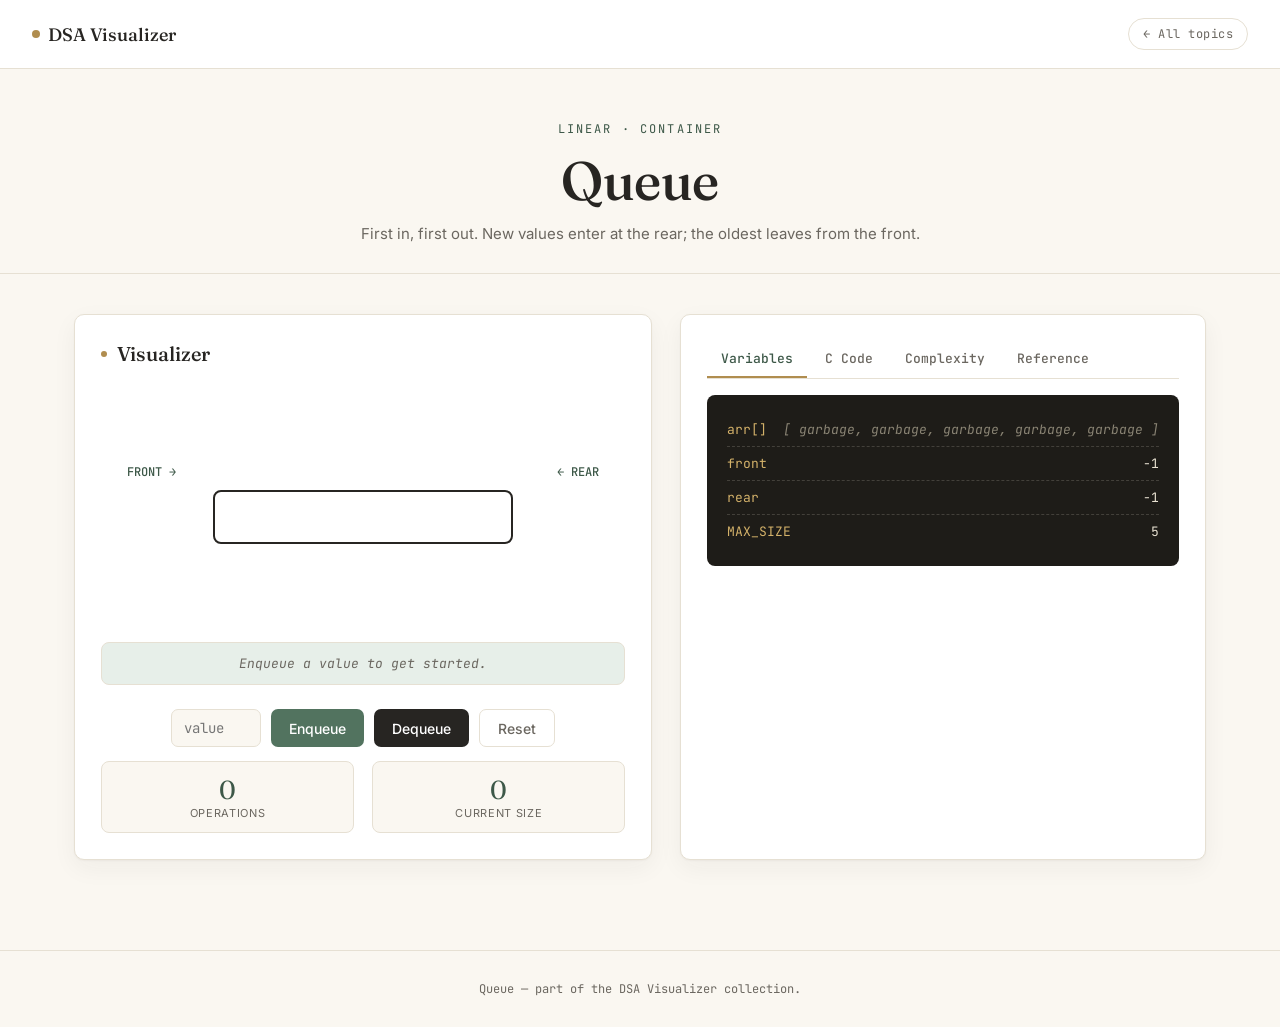
<file: queue.html>
<!DOCTYPE html>
<html lang="en">
<head>
<meta charset="UTF-8">
<meta name="viewport" content="width=device-width, initial-scale=1.0">
<title>Queue — DSA Visualizer</title>
<link rel="preconnect" href="https://fonts.googleapis.com">
<link href="https://fonts.googleapis.com/css2?family=Fraunces:wght@400;500&family=Inter:wght@400;500;600&family=JetBrains+Mono:wght@400;500&display=swap" rel="stylesheet">
<link rel="stylesheet" href="assets/style.css">
<style>
  .queue-stage{display:flex;flex-direction:column;align-items:center;min-height:240px;justify-content:center;gap:10px;}
  .queue-labels{display:flex;width:100%;max-width:480px;justify-content:space-between;font-family:'JetBrains Mono',monospace;font-size:12px;color:var(--sage-deep);font-weight:500;padding:0 4px;}
  .queue-pipe{display:flex;border:2px solid var(--ink);border-radius:8px;min-height:54px;min-width:300px;max-width:480px;padding:4px;gap:4px;align-items:center;}
  .queue-slot{height:42px;min-width:50px;border-radius:6px;background:var(--sage);color:#fff;display:flex;align-items:center;justify-content:center;font-family:'JetBrains Mono',monospace;font-weight:500;font-size:15px;animation:slideIn 0.32s ease;flex-shrink:0;}
  @keyframes slideIn{from{transform:translateX(20px);opacity:0;}to{transform:translateX(0);opacity:1;}}
  .caption{margin-top:18px;background:var(--sage-pale);border:1px solid var(--line);border-radius:8px;padding:12px 16px;font-family:'JetBrains Mono',monospace;font-size:13px;color:var(--sage-deep);min-height:20px;text-align:center;}
  .caption.idle{color:var(--ink-soft);font-style:italic;}
  .explainer{margin-top:18px;border-top:1px solid var(--line);padding-top:18px;font-size:13.5px;color:var(--ink-soft);line-height:1.7;}
  .explainer h3{font-family:'Fraunces',serif;font-weight:500;font-size:15px;color:var(--ink);margin:0 0 8px;}
  .explainer code{background:var(--porcelain);padding:1px 5px;border-radius:4px;font-family:'JetBrains Mono',monospace;font-size:12.5px;color:var(--sage-deep);}
</style>
</head>
<body>

<nav class="site-nav">
  <a class="brand" href="index.html">DSA Visualizer</a>
  <a class="back" href="index.html">← All topics</a>
</nav>

<header class="page-head">
  <div class="eyebrow">Linear · Container</div>
  <h1>Queue</h1>
  <p>First in, first out. New values enter at the rear; the oldest leaves from the front.</p>
</header>

<main class="layout">
  <div class="panel">
    <h2>Visualizer</h2>
    <div class="queue-stage">
      <div class="queue-labels"><span>FRONT →</span><span>← REAR</span></div>
      <div class="queue-pipe" id="pipe"></div>
    </div>
    <div class="caption idle" id="caption">Enqueue a value to get started.</div>
    <div class="controls">
      <input type="number" id="valInput" placeholder="value" />
      <button class="btn-primary" onclick="enqueue()">Enqueue</button>
      <button class="btn-dark" onclick="dequeue()">Dequeue</button>
      <button class="btn-ghost" onclick="resetQueue()">Reset</button>
    </div>
    <div class="counters">
      <div class="counter"><div class="n" id="opCount">0</div><div class="l">Operations</div></div>
      <div class="counter"><div class="n" id="sizeCount">0</div><div class="l">Current Size</div></div>
    </div>
  </div>

  <div class="panel">
    <div class="tabs">
      <div class="tab active" data-tab="vars">Variables</div>
      <div class="tab" data-tab="code">C Code</div>
      <div class="tab" data-tab="complexity">Complexity</div>
      <div class="tab" data-tab="docs">Reference</div>
    </div>

    <div class="tab-content active" id="vars">
      <div class="ledger" id="ledgerBox">
        <div class="ledger-row"><span class="ledger-key">arr[]</span><span class="ledger-val garbage" id="ledgerArr">[ garbage, garbage, garbage, garbage, garbage ]</span></div>
        <div class="ledger-row"><span class="ledger-key">front</span><span class="ledger-val" id="ledgerFront">-1</span></div>
        <div class="ledger-row"><span class="ledger-key">rear</span><span class="ledger-val" id="ledgerRear">-1</span></div>
        <div class="ledger-row"><span class="ledger-key">MAX_SIZE</span><span class="ledger-val">5</span></div>
      </div>
    </div>

    <div class="tab-content" id="code">
      <pre class="code" id="codeBlock"></pre>
      <div class="explainer">
        <h3>How this works</h3>
        <p>
          A queue keeps two pointers into the same array: <code>front</code>, the oldest element still
          waiting, and <code>rear</code>, the most recently added one. Both start at <code>-1</code> to
          mean "empty" — there's no valid index yet.
        </p>
        <p>
          <strong>Enqueue</strong> checks there's room (<code>rear == MAX - 1</code>), then if the queue
          was empty it sets <code>front = 0</code> so it now points at the very first slot. Either way it
          advances <code>rear</code> and writes the new value there: <code>arr[++rear] = val</code>.
        </p>
        <p>
          <strong>Dequeue</strong> reads <code>arr[front]</code> as the value leaving. If <code>front</code>
          and <code>rear</code> meet at the same index, the queue is now empty and both reset to
          <code>-1</code>. Otherwise <code>front</code> simply moves forward by one. Notice the slots
          behind <code>front</code> are never reused in this simple version — that's the gap a
          <em>circular</em> queue is built to close.
        </p>
      </div>
    </div>

    <div class="tab-content" id="complexity">
      <table>
        <tr><th>Operation</th><th>Time</th><th>Space</th></tr>
        <tr><td>Enqueue</td><td>O(1)</td><td>O(1)</td></tr>
        <tr><td>Dequeue</td><td>O(1)</td><td>O(1)</td></tr>
        <tr><td>Peek</td><td>O(1)</td><td>O(1)</td></tr>
        <tr><td>Overall storage</td><td>—</td><td>O(n)</td></tr>
      </table>
    </div>

    <div class="tab-content" id="docs">
      <div class="links">
        <a href="https://www.geeksforgeeks.org/queue-data-structure/" target="_blank">GeeksforGeeks — Queue Data Structure</a>
        <a href="https://en.cppreference.com/w/cpp/container/queue" target="_blank">cppreference — std::queue</a>
        <a href="https://visualgo.net/en/list" target="_blank">VisuAlgo — Stack &amp; Queue</a>
      </div>
    </div>
  </div>
</main>

<footer>Queue — part of the DSA Visualizer collection.</footer>

<script>
const MAX = 5;
let arr = new Array(MAX).fill(null);
let front = -1, rear = -1;
let opCount = 0;

const codeLines = [
"#define MAX 5","int arr[MAX];","int front = -1, rear = -1;","",
"void enqueue(int val) {","    if (rear == MAX - 1) return;","    if (front == -1) front = 0;","    arr[++rear] = val;","}","",
"int dequeue() {","    if (front == -1) return -1;","    int val = arr[front];",
"    if (front == rear) { front = rear = -1; }","    else front++;","    return val;","}"
];

function renderCode(activeLine){
  document.getElementById('codeBlock').innerHTML = codeLines.map((line,i)=>
    `<span class="code-line${i===activeLine?' active':''}">${line || '&nbsp;'}</span>`
  ).join('\n');
}
renderCode(-1);

function setCaption(text, idle){
  const cap = document.getElementById('caption');
  cap.textContent = text;
  cap.classList.toggle('idle', !!idle);
}

function flashLedger(){
  const box = document.getElementById('ledgerBox');
  box.querySelectorAll('.ledger-row').forEach(r=>r.classList.add('flash'));
  setTimeout(()=>box.querySelectorAll('.ledger-row').forEach(r=>r.classList.remove('flash')),400);
}

function renderLedger(){
  const display = arr.map(v => v===null ? '<span class="garbage">garbage</span>' : v).join(', ');
  document.getElementById('ledgerArr').innerHTML = `[ ${display} ]`;
  document.getElementById('ledgerFront').textContent = front;
  document.getElementById('ledgerRear').textContent = rear;
}

function renderPipe(){
  const pipe = document.getElementById('pipe');
  pipe.innerHTML = '';
  if(front !== -1){
    for(let i=front;i<=rear;i++){
      const slot = document.createElement('div');
      slot.className = 'queue-slot';
      slot.textContent = arr[i];
      pipe.appendChild(slot);
    }
  }
  document.getElementById('sizeCount').textContent = front===-1 ? 0 : (rear-front+1);
}

function enqueue(){
  const input = document.getElementById('valInput');
  const val = input.value;
  if(val === '' || isNaN(Number(val))){ setCaption('Type a number first, then press Enqueue.', false); return; }
  if(rear === MAX-1){ setCaption('Queue is full — rear has reached MAX - 1. Nothing was added.', false); return; }
  setCaption('Checking rear == MAX - 1 \u2192 false, there\'s room.', false);
  renderCode(5);
  setTimeout(()=>{
    if(front===-1){ front = 0; setCaption('Queue was empty, so front is now set to 0.', false); }
    renderCode(6);
    setTimeout(()=>{
      rear++; arr[rear] = Number(val);
      renderPipe(); renderLedger(); flashLedger();
      opCount++; document.getElementById('opCount').textContent = opCount;
      setCaption(`Enqueued ${arr[rear]}. arr[${rear}] = ${arr[rear]}, rear = ${rear}.`, false);
      input.value='';
      setTimeout(()=>{ renderCode(-1); setCaption('Enqueue a value, or dequeue the front one.', true); }, 900);
    }, 260);
  }, 260);
}

function dequeue(){
  if(front === -1){ setCaption('Queue underflow — front is -1, nothing to dequeue.', false); return; }
  setCaption(`Checking front == -1 \u2192 false. Reading arr[${front}] = ${arr[front]}...`, false);
  renderCode(10);
  setTimeout(()=>{
    const val = arr[front];
    setCaption(`Returning ${val}. Checking if front == rear...`, false);
    setTimeout(()=>{
      arr[front] = null;
      if(front === rear){ front = -1; rear = -1; setCaption(`That was the last element. front and rear both reset to -1.`, false); }
      else { front++; setCaption(`front moves forward to ${front}.`, false); }
      renderPipe(); renderLedger(); flashLedger();
      opCount++; document.getElementById('opCount').textContent = opCount;
      setTimeout(()=>{ renderCode(-1); setCaption('Enqueue a value, or dequeue the front one.', true); }, 900);
    }, 260);
  }, 260);
}

function resetQueue(){
  arr = new Array(MAX).fill(null); front = -1; rear = -1; opCount = 0;
  document.getElementById('opCount').textContent = 0;
  renderPipe(); renderLedger();
}

document.querySelectorAll('.tab').forEach(tab=>{
  tab.addEventListener('click', ()=>{
    document.querySelectorAll('.tab').forEach(t=>t.classList.remove('active'));
    document.querySelectorAll('.tab-content').forEach(c=>c.classList.remove('active'));
    tab.classList.add('active');
    document.getElementById(tab.dataset.tab).classList.add('active');
  });
});

renderPipe(); renderLedger();
</script>
</body>
</html>
</file>
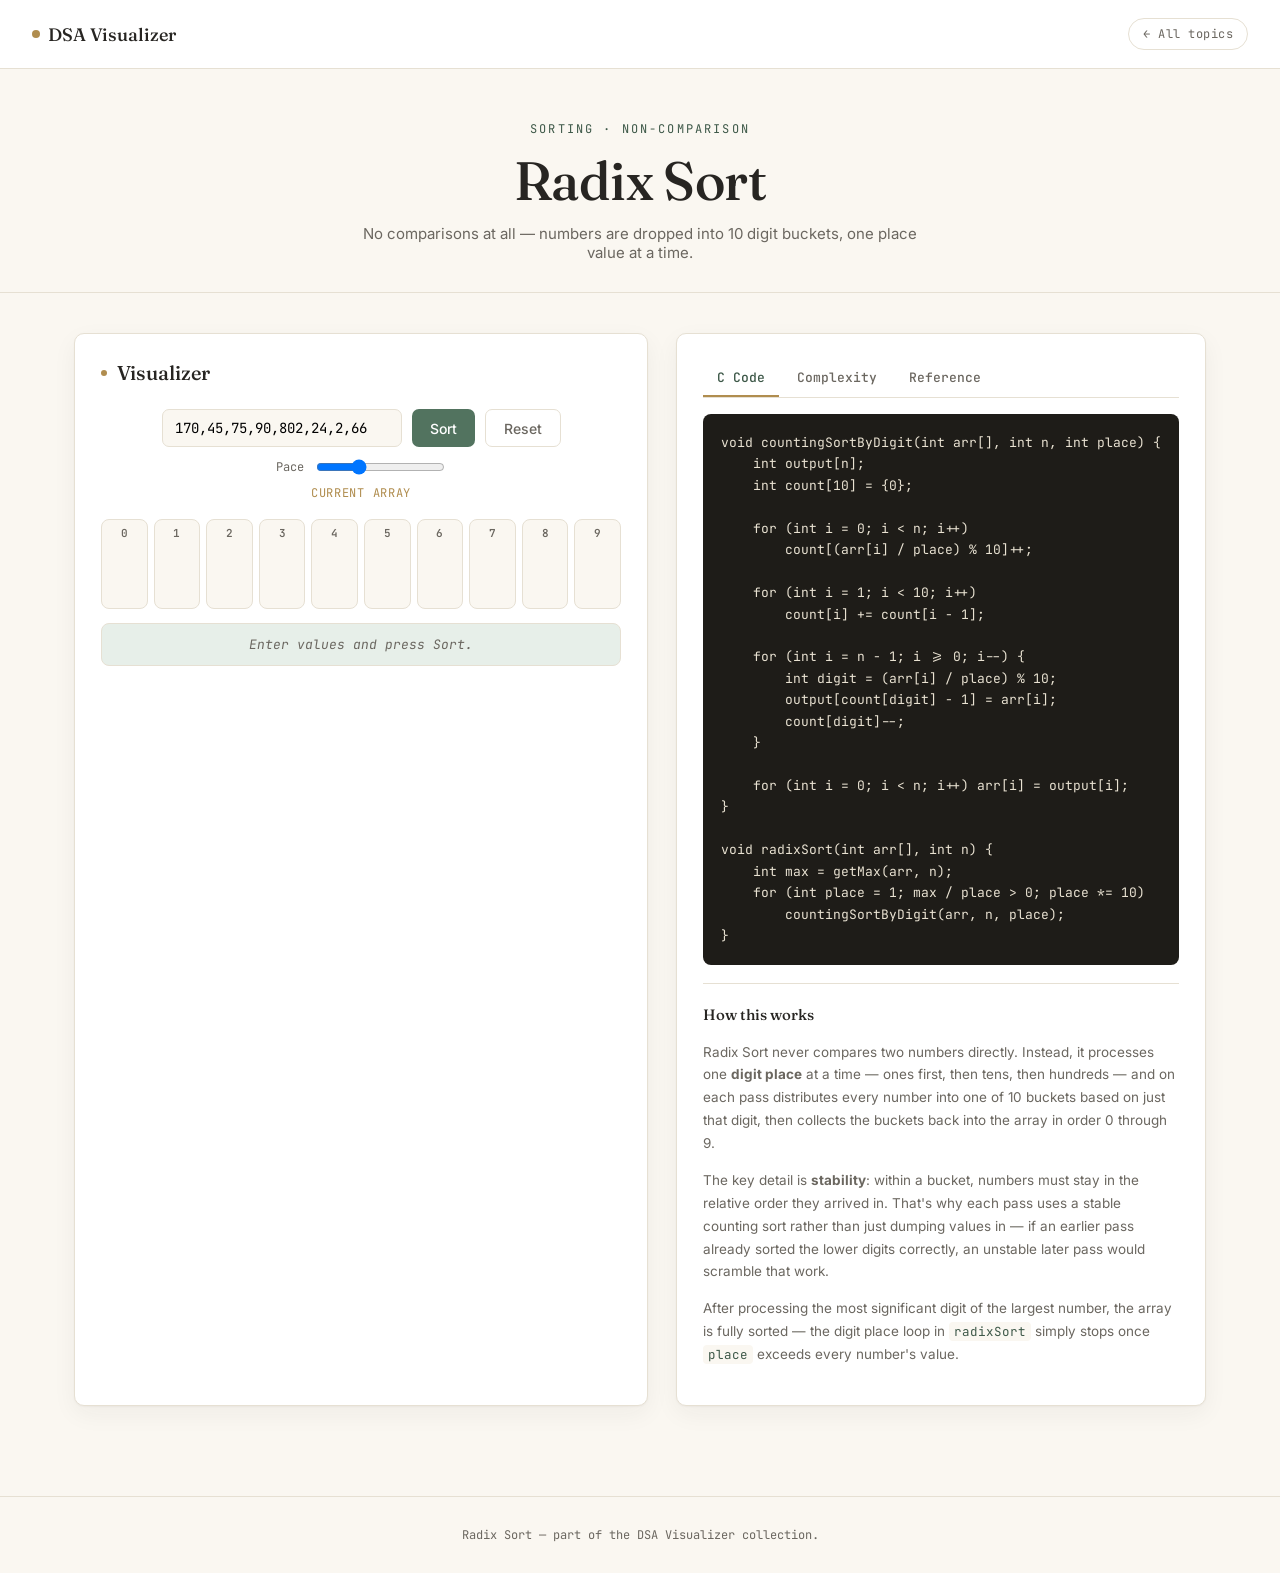
<file: radix-sort.html>
<!DOCTYPE html>
<html lang="en">
<head>
<meta charset="UTF-8">
<meta name="viewport" content="width=device-width, initial-scale=1.0">
<title>Radix Sort — DSA Visualizer</title>
<link rel="preconnect" href="https://fonts.googleapis.com">
<link href="https://fonts.googleapis.com/css2?family=Fraunces:wght@400;500&family=Inter:wght@400;500;600&family=JetBrains+Mono:wght@400;500&display=swap" rel="stylesheet">
<link rel="stylesheet" href="assets/style.css">
<style>
  .array-row{display:flex;gap:6px;flex-wrap:wrap;justify-content:center;margin-bottom:18px;}
  .array-cell{
    min-width:42px;height:42px;padding:0 6px;border-radius:6px;background:var(--sage);color:#fff;
    display:flex;align-items:center;justify-content:center;font-family:'JetBrains Mono',monospace;
    font-weight:500;font-size:14px;transition:background 0.25s ease,transform 0.25s ease;
  }
  .array-cell.active{background:var(--gold);color:var(--ink);}
  .array-cell.placed{background:var(--sage-deep);}
  .bucket-matrix{display:grid;grid-template-columns:repeat(10,1fr);gap:6px;margin:14px 0;}
  .bucket{
    border:1px solid var(--line);border-radius:8px;min-height:90px;padding:6px 4px;background:var(--porcelain);
    display:flex;flex-direction:column;align-items:center;gap:4px;
  }
  .bucket .digit-label{font-family:'JetBrains Mono',monospace;font-size:11px;color:var(--ink-soft);font-weight:600;}
  .bucket .chip{
    width:32px;height:24px;border-radius:5px;background:var(--sage);color:#fff;font-size:11px;
    display:flex;align-items:center;justify-content:center;font-family:'JetBrains Mono',monospace;
    animation:popIn 0.25s ease;
  }
  @keyframes popIn{from{transform:scale(0.5);opacity:0;}to{transform:scale(1);opacity:1;}}
  .pass-label{text-align:center;font-family:'JetBrains Mono',monospace;font-size:12px;color:var(--gold);text-transform:uppercase;letter-spacing:0.06em;margin-top:8px;}
  .caption{margin-top:14px;background:var(--sage-pale);border:1px solid var(--line);border-radius:8px;padding:12px 16px;font-family:'JetBrains Mono',monospace;font-size:13px;color:var(--sage-deep);min-height:20px;text-align:center;}
  .caption.idle{color:var(--ink-soft);font-style:italic;}
  .caption.error{background:#F3E3DF;color:var(--rose);}
  .explainer{margin-top:18px;border-top:1px solid var(--line);padding-top:18px;font-size:13.5px;color:var(--ink-soft);line-height:1.7;}
  .explainer h3{font-family:'Fraunces',serif;font-weight:500;font-size:15px;color:var(--ink);margin:0 0 8px;}
  .explainer code{background:var(--porcelain);padding:1px 5px;border-radius:4px;font-family:'JetBrains Mono',monospace;font-size:12.5px;color:var(--sage-deep);}
  .speed-row{display:flex;align-items:center;gap:10px;margin-top:10px;justify-content:center;}
  .speed-row label{font-size:12px;color:var(--ink-soft);font-family:'JetBrains Mono',monospace;}
  @media(max-width:600px){ .bucket-matrix{grid-template-columns:repeat(5,1fr);} }
</style>
</head>
<body>

<nav class="site-nav">
  <a class="brand" href="index.html">DSA Visualizer</a>
  <a class="back" href="index.html">← All topics</a>
</nav>

<header class="page-head">
  <div class="eyebrow">Sorting · Non-comparison</div>
  <h1>Radix Sort</h1>
  <p>No comparisons at all — numbers are dropped into 10 digit buckets, one place value at a time.</p>
</header>

<main class="layout">
  <div class="panel">
    <h2>Visualizer</h2>
    <div class="controls">
      <input type="text" id="arrInput" value="170,45,75,90,802,24,2,66" placeholder="comma-separated numbers" style="width:240px;">
      <button class="btn-primary" onclick="runRadix()">Sort</button>
      <button class="btn-ghost" onclick="resetAll()">Reset</button>
    </div>
    <div class="speed-row">
      <label>Pace</label>
      <input type="range" id="speed" min="100" max="900" value="350">
    </div>

    <div class="pass-label" id="passLabel">Current array</div>
    <div class="array-row" id="arrayRow"></div>

    <div class="bucket-matrix" id="bucketMatrix"></div>

    <div class="caption idle" id="caption">Enter values and press Sort.</div>
  </div>

  <div class="panel">
    <div class="tabs">
      <div class="tab active" data-tab="code">C Code</div>
      <div class="tab" data-tab="complexity">Complexity</div>
      <div class="tab" data-tab="docs">Reference</div>
    </div>
    <div class="tab-content active" id="code">
      <pre class="code">void countingSortByDigit(int arr[], int n, int place) {
    int output[n];
    int count[10] = {0};

    for (int i = 0; i < n; i++)
        count[(arr[i] / place) % 10]++;

    for (int i = 1; i < 10; i++)
        count[i] += count[i - 1];

    for (int i = n - 1; i >= 0; i--) {
        int digit = (arr[i] / place) % 10;
        output[count[digit] - 1] = arr[i];
        count[digit]--;
    }

    for (int i = 0; i < n; i++) arr[i] = output[i];
}

void radixSort(int arr[], int n) {
    int max = getMax(arr, n);
    for (int place = 1; max / place > 0; place *= 10)
        countingSortByDigit(arr, n, place);
}</pre>
      <div class="explainer">
        <h3>How this works</h3>
        <p>
          Radix Sort never compares two numbers directly. Instead, it processes one <strong>digit place</strong>
          at a time — ones first, then tens, then hundreds — and on each pass distributes every number into
          one of 10 buckets based on just that digit, then collects the buckets back into the array in order
          0 through 9.
        </p>
        <p>
          The key detail is <strong>stability</strong>: within a bucket, numbers must stay in the relative
          order they arrived in. That's why each pass uses a stable counting sort rather than just dumping
          values in — if an earlier pass already sorted the lower digits correctly, an unstable later pass
          would scramble that work.
        </p>
        <p>
          After processing the most significant digit of the largest number, the array is fully sorted —
          the digit place loop in <code>radixSort</code> simply stops once <code>place</code> exceeds every
          number's value.
        </p>
      </div>
    </div>
    <div class="tab-content" id="complexity">
      <table>
        <tr><th>Case</th><th>Time</th></tr>
        <tr><td>All cases</td><td>O(d \u00B7 n)</td></tr>
        <tr><td>Space</td><td>O(n + 10)</td></tr>
      </table>
      <p style="font-size:12px;color:var(--ink-soft);margin-top:10px;">d = number of digits in the largest value. For fixed-width integers, this is effectively O(n).</p>
    </div>
    <div class="tab-content" id="docs">
      <div class="links">
        <a href="https://www.geeksforgeeks.org/radix-sort/" target="_blank">GeeksforGeeks — Radix Sort</a>
      </div>
    </div>
  </div>
</main>

<footer>Radix Sort — part of the DSA Visualizer collection.</footer>

<script>
function setCaption(text, cls){
  var cap = document.getElementById('caption');
  cap.textContent = text;
  cap.classList.remove('idle','error');
  if(cls) cap.classList.add(cls);
}

function sleep(ms){ return new Promise(function(r){ setTimeout(r, ms); }); }

function renderArray(arr, activeIdx){
  document.getElementById('arrayRow').innerHTML = arr.map(function(v,i){
    var cls = i===activeIdx ? ' active' : '';
    return '<div class="array-cell'+cls+'">'+v+'</div>';
  }).join('');
}

function renderBuckets(buckets, digitPlace){
  var html = '';
  for(var d=0; d<10; d++){
    html += '<div class="bucket"><span class="digit-label">'+d+'</span>';
    (buckets[d]||[]).forEach(function(v){ html += '<span class="chip">'+v+'</span>'; });
    html += '</div>';
  }
  document.getElementById('bucketMatrix').innerHTML = html;
}

async function runRadix(){
  var raw = document.getElementById('arrInput').value;
  var parts = raw.split(',').map(function(s){ return s.trim(); }).filter(function(s){ return s !== ''; });
  if(parts.length === 0){ setCaption('Enter at least one number, comma-separated.', 'error'); return; }
  var arr = [];
  for(var i=0;i<parts.length;i++){
    var n = Number(parts[i]);
    if(isNaN(n) || n < 0 || !Number.isInteger(n)){ setCaption('"'+parts[i]+'" must be a non-negative whole number.', 'error'); return; }
    arr.push(n);
  }
  if(arr.length > 14){ setCaption('Please use 14 numbers or fewer so the buckets stay readable.', 'error'); return; }

  var speed = function(){ return Number(document.getElementById('speed').value); };
  document.getElementById('passLabel').textContent = 'Current array';
  renderArray(arr, -1);
  renderBuckets({}, 1);
  setCaption('Finding the largest number to know how many digit passes are needed...', null);
  await sleep(speed());

  var max = Math.max.apply(null, arr);
  var digits = String(max).length;
  setCaption('Largest value is ' + max + ' (' + digits + ' digit' + (digits>1?'s':'') + ') \u2014 that\u2019s ' + digits + ' pass(es) needed.', null);
  await sleep(speed());

  var place = 1;
  for(var pass=1; pass<=digits; pass++){
    document.getElementById('passLabel').textContent = 'Pass ' + pass + ' — digit place: ' + place;
    var buckets = {};
    for(var d=0;d<10;d++) buckets[d] = [];

    for(var i=0;i<arr.length;i++){
      renderArray(arr, i);
      var digit = Math.floor(arr[i]/place) % 10;
      setCaption('Looking at ' + arr[i] + ' \u2014 digit at this place is ' + digit + '. Dropping into bucket ' + digit + '.', null);
      buckets[digit].push(arr[i]);
      renderBuckets(buckets, place);
      await sleep(speed());
    }

    setCaption('Collecting buckets 0 through 9 back into the array, in order...', null);
    await sleep(speed());
    var newArr = [];
    for(var d=0;d<10;d++) newArr = newArr.concat(buckets[d]);
    arr = newArr;
    renderArray(arr, -1);
    renderBuckets({}, place);
    await sleep(speed());

    place *= 10;
  }

  document.getElementById('passLabel').textContent = 'Sorted result';
  setCaption('Sorted: ' + arr.join(', '), null);
}

function resetAll(){
  renderArray([], -1);
  renderBuckets({}, 1);
  document.getElementById('passLabel').textContent = 'Current array';
  setCaption('Enter values and press Sort.', 'idle');
}

document.querySelectorAll('.tab').forEach(function(tab){
  tab.addEventListener('click', function(){
    document.querySelectorAll('.tab').forEach(function(t){ t.classList.remove('active'); });
    document.querySelectorAll('.tab-content').forEach(function(c){ c.classList.remove('active'); });
    tab.classList.add('active');
    document.getElementById(tab.dataset.tab).classList.add('active');
  });
});

resetAll();
</script>
</body>
</html>
</file>
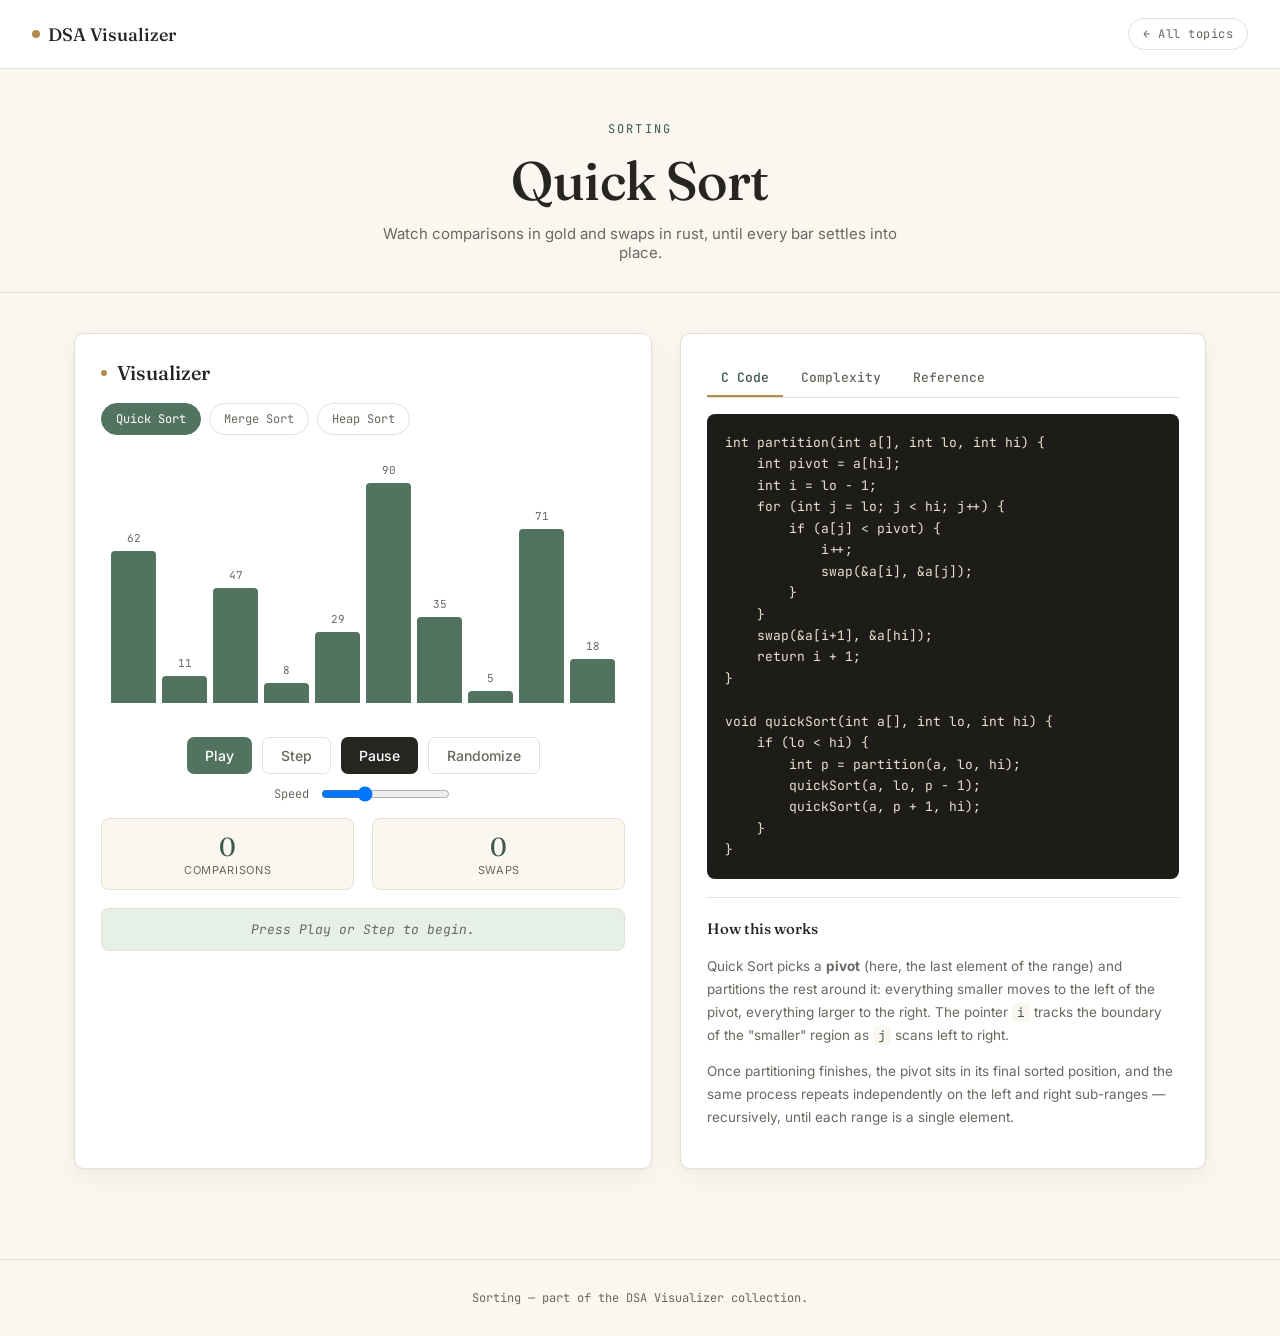
<file: sorting.html>
<!DOCTYPE html>
<html lang="en">
<head>
<meta charset="UTF-8">
<meta name="viewport" content="width=device-width, initial-scale=1.0">
<title>Sorting — DSA Visualizer</title>
<link rel="preconnect" href="https://fonts.googleapis.com">
<link href="https://fonts.googleapis.com/css2?family=Fraunces:wght@400;500&family=Inter:wght@400;500;600&family=JetBrains+Mono:wght@400;500&display=swap" rel="stylesheet">
<link rel="stylesheet" href="assets/style.css">
<style>
  .histogram{display:flex;align-items:flex-end;gap:6px;height:260px;padding:10px;}
  .bar{flex:1;border-radius:4px 4px 0 0;background:var(--sage);position:relative;transition:height 0.25s ease, background 0.2s ease;display:flex;justify-content:center;}
  .bar span{position:absolute;top:-20px;font-family:'JetBrains Mono',monospace;font-size:11px;color:var(--ink-soft);}
  .bar.comparing{background:var(--gold);}
  .bar.swapping{background:var(--rose);}
  .bar.sorted{background:var(--sage-deep);}
  .algo-tabs{display:flex;gap:8px;margin-bottom:18px;flex-wrap:wrap;}
  .algo-tab{padding:7px 14px;border-radius:18px;font-size:12px;font-family:'JetBrains Mono',monospace;border:1px solid var(--line);cursor:pointer;color:var(--ink-soft);}
  .algo-tab.active{background:var(--sage);color:#fff;border-color:var(--sage);}
  .speed-row{display:flex;align-items:center;gap:10px;margin-top:10px;justify-content:center;}
  .speed-row label{font-size:12px;color:var(--ink-soft);font-family:'JetBrains Mono',monospace;}
  .caption{margin-top:18px;background:var(--sage-pale);border:1px solid var(--line);border-radius:8px;padding:12px 16px;font-family:'JetBrains Mono',monospace;font-size:13px;color:var(--sage-deep);min-height:20px;text-align:center;}
  .caption.idle{color:var(--ink-soft);font-style:italic;}
  .explainer{margin-top:18px;border-top:1px solid var(--line);padding-top:18px;font-size:13.5px;color:var(--ink-soft);line-height:1.7;}
  .explainer h3{font-family:'Fraunces',serif;font-weight:500;font-size:15px;color:var(--ink);margin:0 0 8px;}
  .explainer code{background:var(--porcelain);padding:1px 5px;border-radius:4px;font-family:'JetBrains Mono',monospace;font-size:12.5px;color:var(--sage-deep);}
</style>
</head>
<body>

<nav class="site-nav">
  <a class="brand" href="index.html">DSA Visualizer</a>
  <a class="back" href="index.html">← All topics</a>
</nav>

<header class="page-head">
  <div class="eyebrow">Sorting</div>
  <h1 id="algoTitle">Quick Sort</h1>
  <p>Watch comparisons in gold and swaps in rust, until every bar settles into place.</p>
</header>

<main class="layout">
  <div class="panel">
    <h2>Visualizer</h2>
    <div class="algo-tabs">
      <span class="algo-tab" data-algo="quick">Quick Sort</span>
      <span class="algo-tab" data-algo="merge">Merge Sort</span>
      <span class="algo-tab" data-algo="heap">Heap Sort</span>
    </div>
    <div class="histogram" id="histogram"></div>
    <div class="controls">
      <button class="btn-primary" onclick="play()">Play</button>
      <button class="btn-ghost" onclick="step()">Step</button>
      <button class="btn-dark" onclick="pauseRun()">Pause</button>
      <button class="btn-ghost" onclick="randomize()">Randomize</button>
    </div>
    <div class="speed-row">
      <label>Speed</label>
      <input type="range" id="speed" min="40" max="600" value="220">
    </div>
    <div class="counters">
      <div class="counter"><div class="n" id="cmpCount">0</div><div class="l">Comparisons</div></div>
      <div class="counter"><div class="n" id="swapCount">0</div><div class="l">Swaps</div></div>
    </div>
    <div class="caption idle" id="caption">Press Play or Step to begin.</div>
  </div>

  <div class="panel">
    <div class="tabs">
      <div class="tab active" data-tab="code">C Code</div>
      <div class="tab" data-tab="complexity">Complexity</div>
      <div class="tab" data-tab="docs">Reference</div>
    </div>
    <div class="tab-content active" id="code">
      <pre class="code" id="codeBlock"></pre>
      <div class="explainer" id="explainerBox"></div>
    </div>
    <div class="tab-content" id="complexity">
      <table id="complexityTable"></table>
    </div>
    <div class="tab-content" id="docs">
      <div class="links">
        <a href="https://www.geeksforgeeks.org/quick-sort-algorithm/" target="_blank">GeeksforGeeks — Quick Sort</a>
        <a href="https://www.geeksforgeeks.org/merge-sort/" target="_blank">GeeksforGeeks — Merge Sort</a>
        <a href="https://www.geeksforgeeks.org/heap-sort/" target="_blank">GeeksforGeeks — Heap Sort</a>
        <a href="https://visualgo.net/en/sorting" target="_blank">VisuAlgo — Sorting</a>
      </div>
    </div>
  </div>
</main>

<footer>Sorting — part of the DSA Visualizer collection.</footer>

<script>
let arr = [];
let gen = null;
let timer = null;
let cmp = 0, swp = 0;
let currentAlgo = 'quick';

const codeBlocks = {
quick: `int partition(int a[], int lo, int hi) {
    int pivot = a[hi];
    int i = lo - 1;
    for (int j = lo; j < hi; j++) {
        if (a[j] < pivot) {
            i++;
            swap(&a[i], &a[j]);
        }
    }
    swap(&a[i+1], &a[hi]);
    return i + 1;
}

void quickSort(int a[], int lo, int hi) {
    if (lo < hi) {
        int p = partition(a, lo, hi);
        quickSort(a, lo, p - 1);
        quickSort(a, p + 1, hi);
    }
}`,
merge: `void merge(int a[], int lo, int mid, int hi) {
    int left[mid-lo+1], right[hi-mid];
    // copy halves, then merge back
    int i=0, j=0, k=lo;
    while (i < leftLen && j < rightLen) {
        if (left[i] <= right[j]) a[k++] = left[i++];
        else a[k++] = right[j++];
    }
    while (i < leftLen) a[k++] = left[i++];
    while (j < rightLen) a[k++] = right[j++];
}

void mergeSort(int a[], int lo, int hi) {
    if (lo >= hi) return;
    int mid = (lo + hi) / 2;
    mergeSort(a, lo, mid);
    mergeSort(a, mid + 1, hi);
    merge(a, lo, mid, hi);
}`,
heap: `void heapify(int a[], int n, int i) {
    int largest = i, l = 2*i+1, r = 2*i+2;
    if (l < n && a[l] > a[largest]) largest = l;
    if (r < n && a[r] > a[largest]) largest = r;
    if (largest != i) {
        swap(&a[i], &a[largest]);
        heapify(a, n, largest);
    }
}

void heapSort(int a[], int n) {
    for (int i = n/2 - 1; i >= 0; i--) heapify(a, n, i);
    for (int i = n - 1; i > 0; i--) {
        swap(&a[0], &a[i]);
        heapify(a, i, 0);
    }
}`
};

const complexityRows = {
quick: [["Best","O(n log n)"],["Average","O(n log n)"],["Worst","O(n\u00B2)"],["Space","O(log n)"]],
merge: [["Best","O(n log n)"],["Average","O(n log n)"],["Worst","O(n log n)"],["Space","O(n)"]],
heap: [["Best","O(n log n)"],["Average","O(n log n)"],["Worst","O(n log n)"],["Space","O(1)"]]
};

const explainerText = {
quick: `<h3>How this works</h3>
  <p>Quick Sort picks a <strong>pivot</strong> (here, the last element of the range) and partitions the rest around it: everything smaller moves to the left of the pivot, everything larger to the right. The pointer <code>i</code> tracks the boundary of the "smaller" region as <code>j</code> scans left to right.</p>
  <p>Once partitioning finishes, the pivot sits in its final sorted position, and the same process repeats independently on the left and right sub-ranges — recursively, until each range is a single element.</p>`,
merge: `<h3>How this works</h3>
  <p>Merge Sort splits the array in half, recursively sorts each half, then <strong>merges</strong> the two sorted halves back together by repeatedly taking the smaller front element from each side.</p>
  <p>The splitting always finishes (every range shrinks to size 1, which is trivially sorted), and the merge step is where the actual comparing and ordering happens — that's the gold/rust activity you see in the bars.</p>`,
heap: `<h3>How this works</h3>
  <p>Heap Sort first turns the array into a <strong>max-heap</strong> — a binary tree (stored flat in the array) where every parent is larger than its children. The largest value always ends up at index 0.</p>
  <p>It then repeatedly swaps that largest element to the end of the unsorted region and re-heapifies what's left, so each pass "extracts" the next-largest value into its correct final position.</p>`
};

function renderComplexity(){
  const rows = complexityRows[currentAlgo];
  document.getElementById('complexityTable').innerHTML =
    '<tr><th>Case</th><th>Time / Space</th></tr>' +
    rows.map(r=>`<tr><td>${r[0]}</td><td>${r[1]}</td></tr>`).join('');
  document.getElementById('explainerBox').innerHTML = explainerText[currentAlgo];
}

function renderCode(){
  document.getElementById('codeBlock').textContent = codeBlocks[currentAlgo];
}

function* quickSortGen(a, lo, hi, sorted){
  if(lo < hi){
    let pivot = a[hi], i = lo - 1;
    for(let j=lo;j<hi;j++){
      yield {comparing:[j,hi]};
      if(a[j] < pivot){
        i++;
        [a[i],a[j]] = [a[j],a[i]];
        yield {swapping:[i,j]};
      }
    }
    [a[i+1],a[hi]] = [a[hi],a[i+1]];
    yield {swapping:[i+1,hi]};
    sorted.add(i+1);
    yield* quickSortGen(a, lo, i, sorted);
    yield* quickSortGen(a, i+2, hi, sorted);
  } else if(lo === hi && lo >= 0){
    sorted.add(lo);
  }
}

function* mergeSortGen(a, lo, hi){
  if(lo >= hi) return;
  const mid = Math.floor((lo+hi)/2);
  yield* mergeSortGen(a, lo, mid);
  yield* mergeSortGen(a, mid+1, hi);
  let left = a.slice(lo, mid+1), right = a.slice(mid+1, hi+1);
  let i=0, j=0, k=lo;
  while(i < left.length && j < right.length){
    yield {comparing:[lo+i, mid+1+j]};
    if(left[i] <= right[j]) a[k] = left[i++]; else a[k] = right[j++];
    yield {swapping:[k]};
    k++;
  }
  while(i < left.length){ a[k] = left[i++]; yield {swapping:[k]}; k++; }
  while(j < right.length){ a[k] = right[j++]; yield {swapping:[k]}; k++; }
}

function* heapSortGen(a){
  const n = a.length;
  function* heapify(size, i){
    let largest = i, l = 2*i+1, r = 2*i+2;
    if(l < size){ yield {comparing:[l,largest]}; if(a[l] > a[largest]) largest = l; }
    if(r < size){ yield {comparing:[r,largest]}; if(a[r] > a[largest]) largest = r; }
    if(largest !== i){
      [a[i],a[largest]] = [a[largest],a[i]];
      yield {swapping:[i,largest]};
      yield* heapify(size, largest);
    }
  }
  for(let i=Math.floor(n/2)-1;i>=0;i--) yield* heapify(n,i);
  let sortedIdx = [];
  for(let i=n-1;i>0;i--){
    [a[0],a[i]] = [a[i],a[0]];
    sortedIdx.push(i);
    yield {swapping:[0,i], sorted:[...sortedIdx]};
    yield* heapify(i,0);
  }
  sortedIdx.push(0);
  yield {sorted:[...sortedIdx]};
}

function makeGen(){
  const a = [...arr];
  if(currentAlgo === 'quick') return {it: quickSortGen(a, 0, a.length-1, new Set()), data:a};
  if(currentAlgo === 'merge') return {it: mergeSortGen(a, 0, a.length-1), data:a};
  return {it: heapSortGen(a), data:a};
}

let activeGen, activeData, sortedFinal = new Set();

function resetRun(){
  pauseRun();
  cmp = 0; swp = 0; sortedFinal = new Set();
  document.getElementById('cmpCount').textContent = 0;
  document.getElementById('swapCount').textContent = 0;
  setCaption('Press Play or Step to begin.', true);
  const g = makeGen();
  activeGen = g.it; activeData = g.data;
  renderBars({});
}

function renderBars(state){
  const max = Math.max(...activeData, 1);
  const histogram = document.getElementById('histogram');
  histogram.innerHTML = activeData.map((v,idx)=>{
    let cls = 'bar';
    if(state.comparing && state.comparing.includes(idx)) cls += ' comparing';
    if(state.swapping && state.swapping.includes(idx)) cls += ' swapping';
    if((state.sorted && state.sorted.includes(idx)) || sortedFinal.has(idx)) cls += ' sorted';
    const h = Math.max(8, (v/max)*220);
    return `<div class="${cls}" style="height:${h}px"><span>${v}</span></div>`;
  }).join('');
}

function setCaption(text, idle){
  const cap = document.getElementById('caption');
  cap.textContent = text;
  cap.classList.toggle('idle', !!idle);
}

function step(){
  if(!activeGen) resetRun();
  const result = activeGen.next();
  if(result.done){
    sortedFinal = new Set(activeData.map((_,i)=>i));
    renderBars({});
    setCaption('Sorted! Every bar is now in its final position.', false);
    pauseRun();
    return false;
  }
  const state = result.value || {};
  if(state.comparing){
    cmp++; document.getElementById('cmpCount').textContent = cmp;
    setCaption(`Comparing positions ${state.comparing[0]} and ${state.comparing[1]} — values ${activeData[state.comparing[0]]} and ${activeData[state.comparing[1]]}.`, false);
  }
  if(state.swapping){
    swp++; document.getElementById('swapCount').textContent = swp;
    if(state.swapping.length === 2){
      setCaption(`Swapping positions ${state.swapping[0]} and ${state.swapping[1]}.`, false);
    } else {
      setCaption(`Writing ${activeData[state.swapping[0]]} into position ${state.swapping[0]}.`, false);
    }
  }
  if(state.sorted) state.sorted.forEach(i=>sortedFinal.add(i));
  renderBars(state);
  return true;
}

function play(){
  pauseRun();
  const speed = 650 - Number(document.getElementById('speed').value);
  timer = setInterval(()=>{
    const cont = step();
    if(!cont) pauseRun();
  }, Math.max(40, speed));
}

function pauseRun(){ if(timer){ clearInterval(timer); timer = null; } }

function randomize(){
  arr = Array.from({length:10}, ()=>Math.floor(Math.random()*90)+10);
  resetRun();
}

function setAlgo(algo){
  currentAlgo = algo;
  document.querySelectorAll('.algo-tab').forEach(t=>t.classList.toggle('active', t.dataset.algo===algo));
  document.getElementById('algoTitle').textContent =
    algo==='quick' ? 'Quick Sort' : algo==='merge' ? 'Merge Sort' : 'Heap Sort';
  renderCode();
  renderComplexity();
  resetRun();
}

document.querySelectorAll('.algo-tab').forEach(t=>{
  t.addEventListener('click', ()=>setAlgo(t.dataset.algo));
});
document.querySelectorAll('.tab').forEach(tab=>{
  tab.addEventListener('click', ()=>{
    document.querySelectorAll('.tab').forEach(t=>t.classList.remove('active'));
    document.querySelectorAll('.tab-content').forEach(c=>c.classList.remove('active'));
    tab.classList.add('active');
    document.getElementById(tab.dataset.tab).classList.add('active');
  });
});

const params = new URLSearchParams(window.location.search);
const initAlgo = params.get('algo') || 'quick';
arr = [62, 11, 47, 8, 29, 90, 35, 5, 71, 18];
setAlgo(['quick','merge','heap'].includes(initAlgo) ? initAlgo : 'quick');
</script>
</body>
</html>
</file>
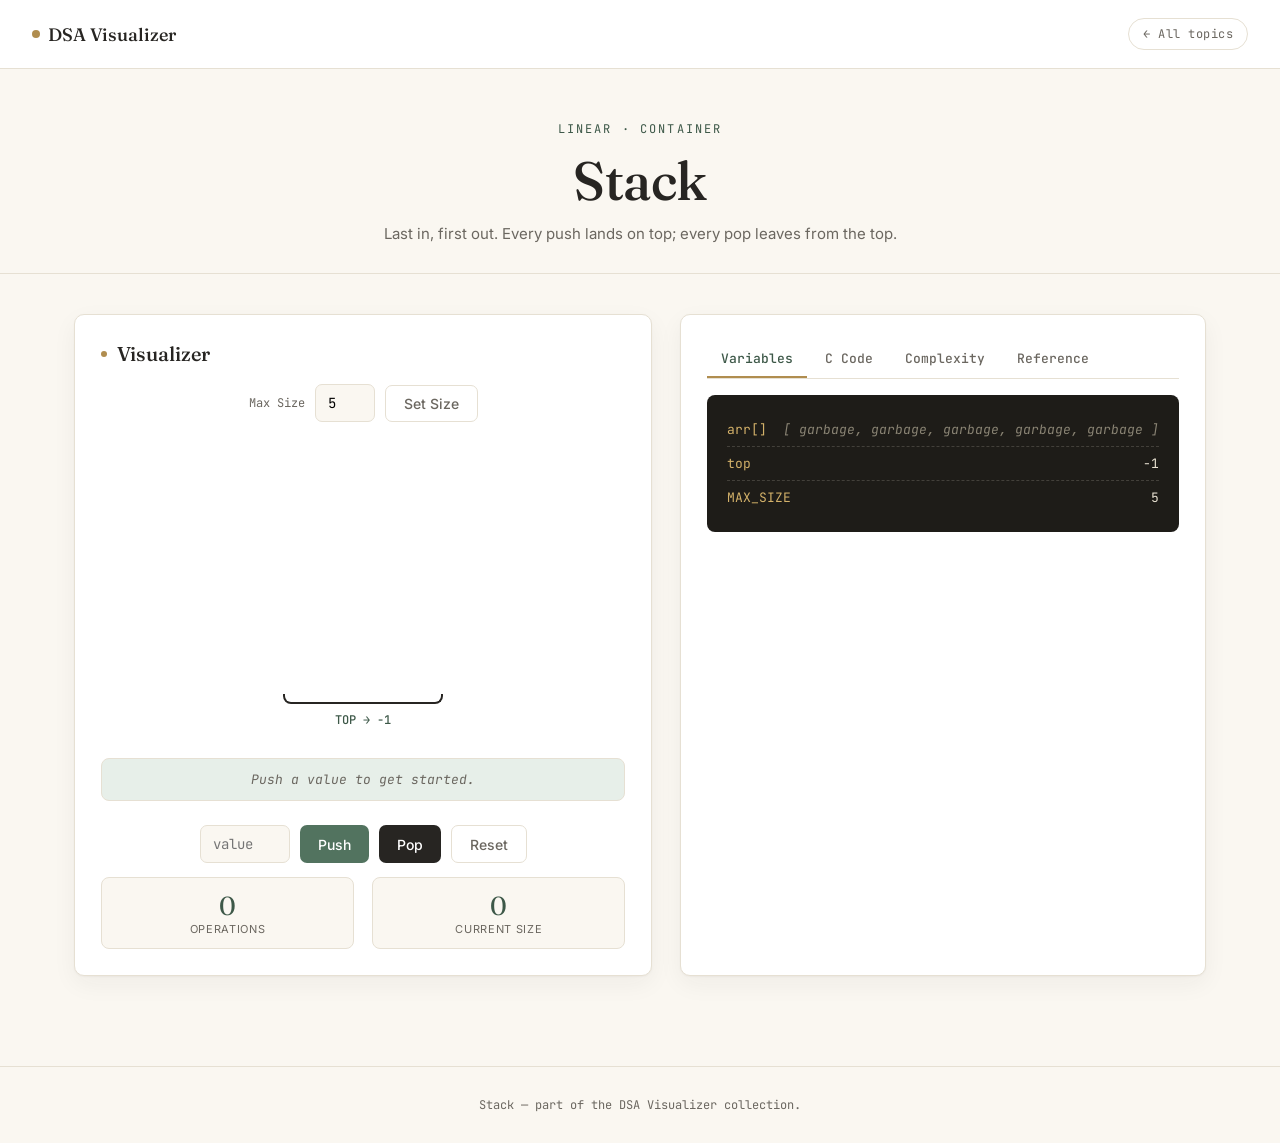
<file: stack.html>
<!DOCTYPE html>
<html lang="en">
<head>
<meta charset="UTF-8">
<meta name="viewport" content="width=device-width, initial-scale=1.0">
<title>Stack — DSA Visualizer</title>
<link rel="preconnect" href="https://fonts.googleapis.com">
<link href="https://fonts.googleapis.com/css2?family=Fraunces:wght@400;500&family=Inter:wght@400;500;600&family=JetBrains+Mono:wght@400;500&display=swap" rel="stylesheet">
<link rel="stylesheet" href="assets/style.css">
<style>
  .size-row{display:flex;align-items:center;justify-content:center;gap:10px;margin-bottom:18px;}
  .size-row label{font-size:12px;color:var(--ink-soft);font-family:'JetBrains Mono',monospace;}
  .stack-stage{display:flex;flex-direction:column;align-items:center;min-height:300px;justify-content:flex-end;position:relative;padding:12px 0;}
  .stack-tube{
    width:160px;border:2px solid var(--ink);border-top:none;border-radius:0 0 8px 8px;
    display:flex;flex-direction:column-reverse;position:relative;padding:4px;gap:4px;
    max-height:320px;overflow-y:auto;
  }
  .top-label{font-family:'JetBrains Mono',monospace;font-size:12px;color:var(--sage-deep);font-weight:500;white-space:nowrap;}
  .stack-slot{height:42px;border-radius:6px;background:var(--sage);color:#fff;display:flex;align-items:center;justify-content:center;font-family:'JetBrains Mono',monospace;font-weight:500;font-size:15px;animation:dropIn 0.32s ease;flex-shrink:0;}
  @keyframes dropIn{from{transform:translateY(-30px);opacity:0;}to{transform:translateY(0);opacity:1;}}

  .caption{
    margin-top:18px;
    background:var(--sage-pale);
    border:1px solid var(--line);
    border-radius:8px;
    padding:12px 16px;
    font-family:'JetBrains Mono',monospace;
    font-size:13px;
    color:var(--sage-deep);
    min-height:20px;
    text-align:center;
    transition:opacity 0.2s ease;
  }
  .caption.idle{color:var(--ink-soft);font-style:italic;}

  .explainer{
    margin-top:18px;
    border-top:1px solid var(--line);
    padding-top:18px;
    font-size:13.5px;
    color:var(--ink-soft);
    line-height:1.7;
  }
  .explainer h3{
    font-family:'Fraunces',serif;
    font-weight:500;
    font-size:15px;
    color:var(--ink);
    margin:0 0 8px;
  }
  .explainer code{
    background:var(--porcelain);
    padding:1px 5px;
    border-radius:4px;
    font-family:'JetBrains Mono',monospace;
    font-size:12.5px;
    color:var(--sage-deep);
  }
</style>
</head>
<body>

<nav class="site-nav">
  <a class="brand" href="index.html">DSA Visualizer</a>
  <a class="back" href="index.html">← All topics</a>
</nav>

<header class="page-head">
  <div class="eyebrow">Linear · Container</div>
  <h1>Stack</h1>
  <p>Last in, first out. Every push lands on top; every pop leaves from the top.</p>
</header>

<main class="layout">
  <div class="panel">
    <h2>Visualizer</h2>

    <div class="size-row">
      <label>Max Size</label>
      <input type="number" id="sizeInput" min="2" max="12" value="5" style="width:60px;">
      <button class="btn-ghost" onclick="applySize()">Set Size</button>
    </div>

    <div class="stack-stage" id="stage">
      <div class="stack-tube" id="tube"></div>
    </div>

    <div class="caption idle" id="caption">Push a value to get started.</div>

    <div class="controls">
      <input type="number" id="valInput" placeholder="value" />
      <button class="btn-primary" onclick="push()">Push</button>
      <button class="btn-dark" onclick="pop()">Pop</button>
      <button class="btn-ghost" onclick="resetStack()">Reset</button>
    </div>
    <div class="counters">
      <div class="counter"><div class="n" id="opCount">0</div><div class="l">Operations</div></div>
      <div class="counter"><div class="n" id="sizeCount">0</div><div class="l">Current Size</div></div>
    </div>
  </div>

  <div class="panel">
    <div class="tabs">
      <div class="tab active" data-tab="vars">Variables</div>
      <div class="tab" data-tab="code">C Code</div>
      <div class="tab" data-tab="complexity">Complexity</div>
      <div class="tab" data-tab="docs">Reference</div>
    </div>

    <div class="tab-content active" id="vars">
      <div class="ledger" id="ledgerBox">
        <div class="ledger-row"><span class="ledger-key">arr[]</span><span class="ledger-val garbage" id="ledgerArr">[ garbage, garbage, garbage, garbage, garbage ]</span></div>
        <div class="ledger-row"><span class="ledger-key">top</span><span class="ledger-val" id="ledgerTop">-1</span></div>
        <div class="ledger-row"><span class="ledger-key">MAX_SIZE</span><span class="ledger-val" id="ledgerMax">5</span></div>
      </div>
    </div>

    <div class="tab-content" id="code">
      <pre class="code" id="codeBlock"></pre>
      <div class="explainer">
        <h3>How this works</h3>
        <p>
          The stack is backed by a fixed-size array <code>arr[MAX]</code> and a single integer
          <code>top</code>, which always points to the index of the most recently inserted element.
          An empty stack starts with <code>top = -1</code> — there's nothing to point to yet, so every
          slot in <code>arr</code> still holds whatever garbage value was sitting in memory before the
          program touched it.
        </p>
        <p>
          <strong>Push</strong> first checks <code>top == MAX - 1</code> to make sure there's room left.
          If there is, it increments <code>top</code> and writes the new value at that index in one step:
          <code>arr[++top] = val</code>. The pre-increment means "move the pointer up first, then write" —
          so the value always lands one slot above whatever was previously on top.
        </p>
        <p>
          <strong>Pop</strong> checks <code>top == -1</code> to make sure the stack isn't empty, then reads
          <code>arr[top]</code> and decrements <code>top</code> in the same line:
          <code>return arr[top--]</code>. The data technically stays in memory at that array index — it's
          just no longer considered part of the stack, since <code>top</code> no longer points to it. That's
          why a popped slot is shown as garbage again in the visualizer.
        </p>
      </div>
    </div>

    <div class="tab-content" id="complexity">
      <table>
        <tr><th>Operation</th><th>Time</th><th>Space</th></tr>
        <tr><td>Push</td><td>O(1)</td><td>O(1)</td></tr>
        <tr><td>Pop</td><td>O(1)</td><td>O(1)</td></tr>
        <tr><td>Peek</td><td>O(1)</td><td>O(1)</td></tr>
        <tr><td>Overall storage</td><td>—</td><td>O(n)</td></tr>
      </table>
    </div>

    <div class="tab-content" id="docs">
      <div class="links">
        <a href="https://www.geeksforgeeks.org/stack-data-structure/" target="_blank">GeeksforGeeks — Stack Data Structure</a>
        <a href="https://en.cppreference.com/w/cpp/container/stack" target="_blank">cppreference — std::stack</a>
        <a href="https://visualgo.net/en/list" target="_blank">VisuAlgo — Stack &amp; Queue</a>
      </div>
    </div>
  </div>
</main>

<footer>Stack — part of the DSA Visualizer collection.</footer>

<script>
  var MAX = 5;
  var arr = new Array(MAX).fill(null);
  var topIdx = -1;
  var opCount = 0;

  function codeLines(){
    return [
      "#define MAX " + MAX,
      "int arr[MAX];",
      "int top = -1;",
      "",
      "void push(int val) {",
      "    if (top == MAX - 1) return;",
      "    arr[++top] = val;",
      "}",
      "",
      "int pop() {",
      "    if (top == -1) return -1;",
      "    return arr[top--];",
      "}"
    ];
  }

  function renderCode(activeLine){
    var lines = codeLines();
    var html = "";
    for(var i=0;i<lines.length;i++){
      var cls = "code-line" + (i===activeLine ? " active" : "");
      html += '<span class="' + cls + '">' + (lines[i] || "&nbsp;") + "</span>\n";
    }
    document.getElementById("codeBlock").innerHTML = html;
  }

  function setCaption(text, idle){
    var cap = document.getElementById("caption");
    cap.textContent = text;
    if(idle){ cap.classList.add("idle"); } else { cap.classList.remove("idle"); }
  }

  function flashLedger(){
    var rows = document.querySelectorAll("#ledgerBox .ledger-row");
    for(var i=0;i<rows.length;i++){ rows[i].classList.add("flash"); }
    setTimeout(function(){
      for(var i=0;i<rows.length;i++){ rows[i].classList.remove("flash"); }
    }, 400);
  }

  function renderLedger(){
    var parts = [];
    for(var i=0;i<arr.length;i++){
      parts.push(arr[i] === null ? '<span class="garbage">garbage</span>' : arr[i]);
    }
    document.getElementById("ledgerArr").innerHTML = "[ " + parts.join(", ") + " ]";
    document.getElementById("ledgerTop").textContent = topIdx;
    document.getElementById("ledgerMax").textContent = MAX;
  }

  function renderTube(){
    var tube = document.getElementById("tube");
    tube.innerHTML = "";
    for(var i=0;i<=topIdx;i++){
      var slot = document.createElement("div");
      slot.className = "stack-slot";
      slot.textContent = arr[i];
      tube.appendChild(slot);
    }
    document.getElementById("sizeCount").textContent = topIdx + 1;

    var stage = document.getElementById("stage");
    var oldLabel = document.getElementById("topLabelText");
    if(oldLabel) oldLabel.remove();
    var label = document.createElement("div");
    label.className = "top-label";
    label.id = "topLabelText";
    label.style.marginTop = "8px";
    label.textContent = "TOP \u2192 " + topIdx;
    stage.appendChild(label);
  }

  function bumpOps(){
    opCount++;
    document.getElementById("opCount").textContent = opCount;
  }

  function push(){
    var input = document.getElementById("valInput");
    var val = input.value;

    if(val === "" || isNaN(Number(val))){
      setCaption("Type a number first, then press Push.", false);
      return;
    }
    if(topIdx === MAX - 1){
      setCaption("Stack overflow — top has reached MAX - 1 (" + (MAX-1) + "). Nothing was pushed.", false);
      return;
    }

    setCaption("Checking top == MAX - 1 \u2192 false, there's room. Incrementing top...", false);
    renderCode(5);

    setTimeout(function(){
      topIdx++;
      setCaption("top is now " + topIdx + ". Writing " + val + " into arr[" + topIdx + "]...", false);
      renderCode(6);

      setTimeout(function(){
        arr[topIdx] = Number(val);
        renderTube();
        renderLedger();
        flashLedger();
        bumpOps();
        var pushedVal = arr[topIdx];
        var pushedIdx = topIdx;
        input.value = "";
        setCaption("Pushed " + pushedVal + ". arr[" + pushedIdx + "] = " + pushedVal + ", top = " + pushedIdx + ".", false);

        setTimeout(function(){
          renderCode(-1);
          setCaption("Push a value, or pop the top one off.", true);
        }, 900);
      }, 260);
    }, 260);
  }

  function pop(){
    if(topIdx === -1){
      setCaption("Stack underflow — top is -1, nothing to pop.", false);
      return;
    }

    setCaption("Checking top == -1 \u2192 false. Reading arr[" + topIdx + "] = " + arr[topIdx] + "...", false);
    renderCode(10);

    setTimeout(function(){
      var popped = arr[topIdx];
      var poppedIdx = topIdx;
      setCaption("Returning " + popped + ", then decrementing top from " + poppedIdx + " to " + (poppedIdx-1) + "...", false);
      renderCode(11);

      setTimeout(function(){
        arr[topIdx] = null;
        topIdx--;
        renderTube();
        renderLedger();
        flashLedger();
        bumpOps();
        setCaption("Popped " + popped + ". That slot is garbage again, top = " + topIdx + ".", false);

        setTimeout(function(){
          renderCode(-1);
          setCaption("Push a value, or pop the top one off.", true);
        }, 900);
      }, 260);
    }, 260);
  }

  function applySize(){
    var input = document.getElementById("sizeInput");
    var n = parseInt(input.value, 10);
    if(isNaN(n) || n < 2) n = 2;
    if(n > 12) n = 12;
    input.value = n;
    MAX = n;
    resetStack();
    setCaption("Max size set to " + MAX + ". Stack reset.", true);
  }

  function resetStack(){
    arr = new Array(MAX).fill(null);
    topIdx = -1;
    opCount = 0;
    document.getElementById("opCount").textContent = 0;
    renderTube();
    renderLedger();
    renderCode(-1);
    setCaption("Push a value to get started.", true);
  }

  var tabs = document.querySelectorAll(".tab");
  for(var t=0;t<tabs.length;t++){
    tabs[t].addEventListener("click", function(e){
      var target = e.currentTarget;
      var tabsAll = document.querySelectorAll(".tab");
      var contents = document.querySelectorAll(".tab-content");
      for(var a=0;a<tabsAll.length;a++) tabsAll[a].classList.remove("active");
      for(var b=0;b<contents.length;b++) contents[b].classList.remove("active");
      target.classList.add("active");
      document.getElementById(target.dataset.tab).classList.add("active");
    });
  }

  renderTube();
  renderLedger();
  renderCode(-1);
</script>
</body>
</html>
</file>
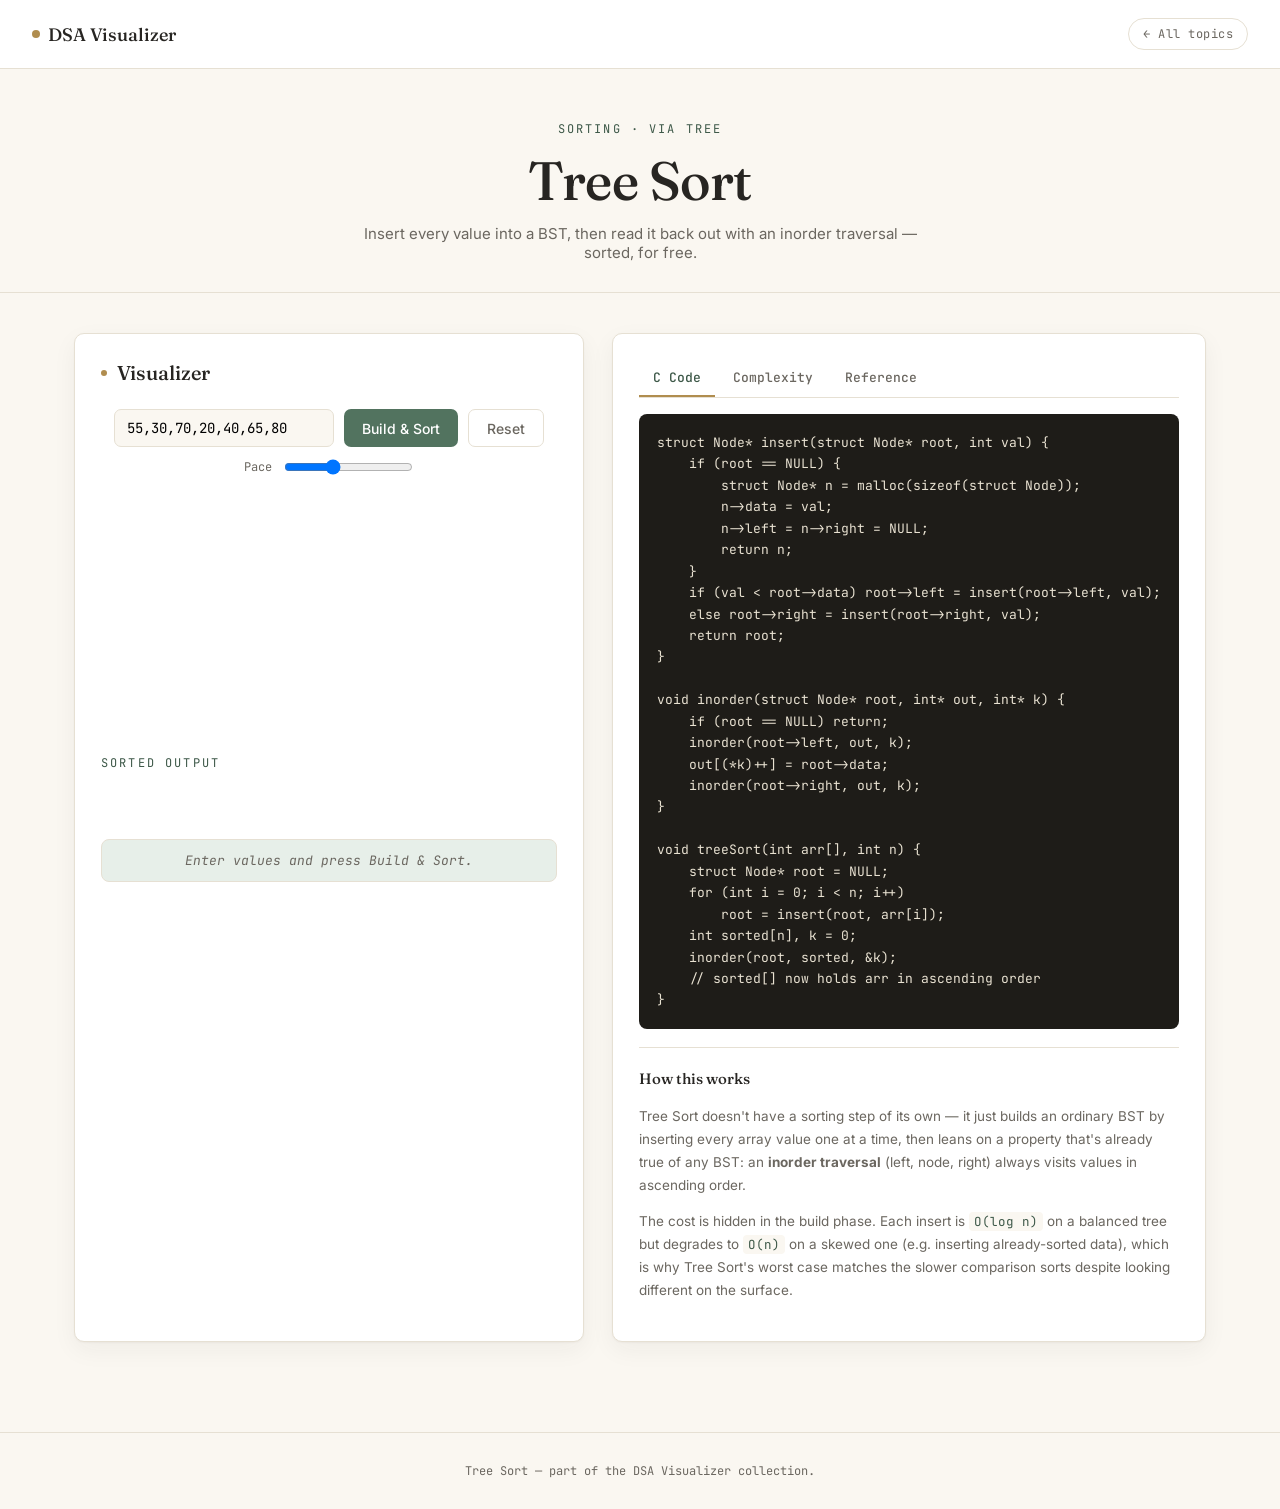
<file: tree-sort.html>
<!DOCTYPE html>
<html lang="en">
<head>
<meta charset="UTF-8">
<meta name="viewport" content="width=device-width, initial-scale=1.0">
<title>Tree Sort — DSA Visualizer</title>
<link rel="preconnect" href="https://fonts.googleapis.com">
<link href="https://fonts.googleapis.com/css2?family=Fraunces:wght@400;500&family=Inter:wght@400;500;600&family=JetBrains+Mono:wght@400;500&display=swap" rel="stylesheet">
<link rel="stylesheet" href="assets/style.css">
<style>
  .tree-stage{width:100%;min-height:260px;}
  .tree-node circle{fill:var(--sage);stroke:var(--sage-deep);stroke-width:1.5;transition:fill 0.3s ease;}
  .tree-node circle.visiting{fill:var(--gold);stroke:var(--gold);}
  .tree-node circle.done{fill:var(--sage-deep);}
  .tree-node text{fill:#fff;font-family:'JetBrains Mono',monospace;font-size:13px;text-anchor:middle;dominant-baseline:central;font-weight:500;}
  .tree-edge{stroke:var(--line);stroke-width:2;}
  .out-strip{display:flex;gap:6px;flex-wrap:wrap;min-height:44px;align-items:center;}
  .out-slot{width:38px;height:38px;border-radius:6px;background:var(--sage-pale);border:1px solid var(--line);display:flex;align-items:center;justify-content:center;font-family:'JetBrains Mono',monospace;font-weight:500;color:var(--sage-deep);animation:popIn 0.3s ease;}
  @keyframes popIn{from{transform:scale(0.5);opacity:0;}to{transform:scale(1);opacity:1;}}
  .caption{margin-top:14px;background:var(--sage-pale);border:1px solid var(--line);border-radius:8px;padding:12px 16px;font-family:'JetBrains Mono',monospace;font-size:13px;color:var(--sage-deep);min-height:20px;text-align:center;}
  .caption.idle{color:var(--ink-soft);font-style:italic;}
  .explainer{margin-top:18px;border-top:1px solid var(--line);padding-top:18px;font-size:13.5px;color:var(--ink-soft);line-height:1.7;}
  .explainer h3{font-family:'Fraunces',serif;font-weight:500;font-size:15px;color:var(--ink);margin:0 0 8px;}
  .explainer code{background:var(--porcelain);padding:1px 5px;border-radius:4px;font-family:'JetBrains Mono',monospace;font-size:12.5px;color:var(--sage-deep);}
  .speed-row{display:flex;align-items:center;gap:10px;margin-top:10px;justify-content:center;}
  .speed-row label{font-size:12px;color:var(--ink-soft);font-family:'JetBrains Mono',monospace;}
</style>
</head>
<body>

<nav class="site-nav">
  <a class="brand" href="index.html">DSA Visualizer</a>
  <a class="back" href="index.html">← All topics</a>
</nav>

<header class="page-head">
  <div class="eyebrow">Sorting · via Tree</div>
  <h1>Tree Sort</h1>
  <p>Insert every value into a BST, then read it back out with an inorder traversal — sorted, for free.</p>
</header>

<main class="layout">
  <div class="panel">
    <h2>Visualizer</h2>
    <div class="controls">
      <input type="text" id="arrInput" value="55,30,70,20,40,65,80" placeholder="comma-separated numbers" style="width:220px;">
      <button class="btn-primary" onclick="buildAndSort()">Build &amp; Sort</button>
      <button class="btn-ghost" onclick="resetAll()">Reset</button>
    </div>
    <div class="speed-row">
      <label>Pace</label>
      <input type="range" id="speed" min="150" max="1100" value="500">
    </div>
    <svg class="tree-stage" id="svg" viewBox="0 0 600 260"></svg>
    <div class="eyebrow" style="text-align:left;margin-top:14px;">Sorted Output</div>
    <div class="out-strip" id="outStrip"></div>
    <div class="caption idle" id="caption">Enter values and press Build &amp; Sort.</div>
  </div>

  <div class="panel">
    <div class="tabs">
      <div class="tab active" data-tab="code">C Code</div>
      <div class="tab" data-tab="complexity">Complexity</div>
      <div class="tab" data-tab="docs">Reference</div>
    </div>
    <div class="tab-content active" id="code">
      <pre class="code">struct Node* insert(struct Node* root, int val) {
    if (root == NULL) {
        struct Node* n = malloc(sizeof(struct Node));
        n->data = val;
        n->left = n->right = NULL;
        return n;
    }
    if (val < root->data) root->left = insert(root->left, val);
    else root->right = insert(root->right, val);
    return root;
}

void inorder(struct Node* root, int* out, int* k) {
    if (root == NULL) return;
    inorder(root->left, out, k);
    out[(*k)++] = root->data;
    inorder(root->right, out, k);
}

void treeSort(int arr[], int n) {
    struct Node* root = NULL;
    for (int i = 0; i < n; i++)
        root = insert(root, arr[i]);
    int sorted[n], k = 0;
    inorder(root, sorted, &k);
    // sorted[] now holds arr in ascending order
}</pre>
      <div class="explainer">
        <h3>How this works</h3>
        <p>
          Tree Sort doesn't have a sorting step of its own — it just builds an ordinary BST by inserting
          every array value one at a time, then leans on a property that's already true of any BST:
          an <strong>inorder traversal</strong> (left, node, right) always visits values in ascending order.
        </p>
        <p>
          The cost is hidden in the build phase. Each insert is <code>O(log n)</code> on a balanced tree but
          degrades to <code>O(n)</code> on a skewed one (e.g. inserting already-sorted data), which is why
          Tree Sort's worst case matches the slower comparison sorts despite looking different on the surface.
        </p>
      </div>
    </div>
    <div class="tab-content" id="complexity">
      <table>
        <tr><th>Case</th><th>Time</th></tr>
        <tr><td>Best / Average (balanced)</td><td>O(n log n)</td></tr>
        <tr><td>Worst (skewed)</td><td>O(n\u00B2)</td></tr>
        <tr><td>Space</td><td>O(n)</td></tr>
      </table>
    </div>
    <div class="tab-content" id="docs">
      <div class="links">
        <a href="https://www.geeksforgeeks.org/tree-sort/" target="_blank">GeeksforGeeks — Tree Sort</a>
      </div>
    </div>
  </div>
</main>

<footer>Tree Sort — part of the DSA Visualizer collection.</footer>

<script>
var root = null;
var idCounter = 0;

function setCaption(text, idle){
  var cap = document.getElementById('caption');
  cap.textContent = text;
  cap.classList.toggle('idle', !!idle);
}

function insertNode(node, val){
  if(!node) return {id: idCounter++, val: val, left:null, right:null};
  if(val < node.val) node.left = insertNode(node.left, val);
  else node.right = insertNode(node.right, val);
  return node;
}

function layout(node, depth, xMin, xMax, positions){
  if(!node) return;
  var x = (xMin+xMax)/2;
  var y = 40 + depth*60;
  positions[node.id] = {x:x, y:y, node:node};
  layout(node.left, depth+1, xMin, x, positions);
  layout(node.right, depth+1, x, xMax, positions);
}

function drawTree(){
  var svg = document.getElementById('svg');
  svg.innerHTML = '';
  if(!root) return;
  var positions = {};
  layout(root, 0, 20, 580, positions);

  function drawEdges(node){
    if(!node) return;
    var p = positions[node.id];
    if(node.left){ var c = positions[node.left.id]; svg.insertAdjacentHTML('beforeend', '<line class="tree-edge" x1="'+p.x+'" y1="'+p.y+'" x2="'+c.x+'" y2="'+c.y+'"/>'); drawEdges(node.left); }
    if(node.right){ var c = positions[node.right.id]; svg.insertAdjacentHTML('beforeend', '<line class="tree-edge" x1="'+p.x+'" y1="'+p.y+'" x2="'+c.x+'" y2="'+c.y+'"/>'); drawEdges(node.right); }
  }
  drawEdges(root);

  Object.values(positions).forEach(function(p){
    svg.insertAdjacentHTML('beforeend', '<g class="tree-node" id="node-'+p.node.id+'"><circle cx="'+p.x+'" cy="'+p.y+'" r="17"/><text x="'+p.x+'" y="'+p.y+'">'+p.node.val+'</text></g>');
  });
}

function collectInorder(node, out){
  if(!node) return;
  collectInorder(node.left, out);
  out.push(node);
  collectInorder(node.right, out);
}

function sleep(ms){ return new Promise(function(r){ setTimeout(r, ms); }); }

async function buildAndSort(){
  var raw = document.getElementById('arrInput').value;
  var parts = raw.split(',').map(function(s){ return s.trim(); }).filter(function(s){ return s !== ''; });
  if(parts.length === 0){ setCaption('Enter at least one number, comma-separated.', false); return; }
  var nums = [];
  for(var i=0;i<parts.length;i++){
    var n = Number(parts[i]);
    if(isNaN(n)){ setCaption('"' + parts[i] + '" is not a valid number. Use commas, e.g. 5,3,8.', false); return; }
    nums.push(n);
  }

  root = null; idCounter = 0;
  document.getElementById('outStrip').innerHTML = '';
  drawTree();

  for(var i=0;i<nums.length;i++){
    setCaption('Inserting ' + nums[i] + ' into the tree...', false);
    root = insertNode(root, nums[i]);
    drawTree();
    await sleep(Number(document.getElementById('speed').value));
  }

  setCaption('Tree built. Running inorder traversal to read out sorted order...', false);
  await sleep(Number(document.getElementById('speed').value));

  var order = [];
  collectInorder(root, order);
  document.querySelectorAll('.tree-node circle').forEach(function(c){ c.classList.remove('visiting','done'); });
  for(var i=0;i<order.length;i++){
    var node = order[i];
    var circle = document.querySelector('#node-'+node.id+' circle');
    circle.classList.add('visiting');
    setCaption('Visiting ' + node.val + ' — the ' + (i+1) + (i===0?'st':i===1?'nd':i===2?'rd':'th') + ' smallest so far.', false);
    await sleep(Number(document.getElementById('speed').value));
    circle.classList.remove('visiting');
    circle.classList.add('done');
    var slot = document.createElement('div');
    slot.className = 'out-slot';
    slot.textContent = node.val;
    document.getElementById('outStrip').appendChild(slot);
  }
  setCaption('Sorted: ' + order.map(function(n){return n.val;}).join(', '), false);
}

function resetAll(){
  root = null; idCounter = 0;
  document.getElementById('outStrip').innerHTML = '';
  drawTree();
  setCaption('Enter values and press Build & Sort.', true);
}

document.querySelectorAll('.tab').forEach(function(tab){
  tab.addEventListener('click', function(){
    document.querySelectorAll('.tab').forEach(function(t){ t.classList.remove('active'); });
    document.querySelectorAll('.tab-content').forEach(function(c){ c.classList.remove('active'); });
    tab.classList.add('active');
    document.getElementById(tab.dataset.tab).classList.add('active');
  });
});
</script>
</body>
</html>
</file>
<file: assets/style.css>
/* ============================================================
   DSA Visualizer — shared design system
   Porcelain & ink, sage and antique gold accents.
   ============================================================ */

:root{
  --porcelain:#FAF7F1;
  --paper:#FFFFFF;
  --ink:#272522;
  --ink-soft:#6B6760;
  --line:#E6E0D3;
  --sage:#52735F;
  --sage-deep:#3D5848;
  --sage-pale:#E7EFE9;
  --gold:#B08D4F;
  --gold-soft:#E8D9B8;
  --rose:#A85C4D;
  --ledger:#1E1C18;
  --ledger-text:#E9E2D2;
  --ledger-accent:#D4B26A;
  --radius:10px;
  --shadow:0 1px 2px rgba(39,37,34,0.04), 0 8px 24px rgba(39,37,34,0.05);
}

*{box-sizing:border-box;}
html{scroll-behavior:smooth;}
body{
  margin:0;
  background:var(--porcelain);
  color:var(--ink);
  font-family:'Inter',sans-serif;
  -webkit-font-smoothing:antialiased;
}
a{color:var(--sage-deep);}

/* ---------- Nav ---------- */
.site-nav{
  display:flex;
  align-items:center;
  justify-content:space-between;
  padding:18px 32px;
  border-bottom:1px solid var(--line);
  background:var(--paper);
  position:sticky;
  top:0;
  z-index:50;
}
.site-nav .brand{
  font-family:'Fraunces',serif;
  font-weight:500;
  font-size:18px;
  text-decoration:none;
  color:var(--ink);
  display:flex;
  align-items:center;
  gap:8px;
}
.site-nav .brand::before{
  content:'';
  width:8px;height:8px;
  border-radius:50%;
  background:var(--gold);
  display:inline-block;
}
.site-nav .back{
  font-family:'JetBrains Mono',monospace;
  font-size:12px;
  letter-spacing:0.04em;
  text-decoration:none;
  color:var(--ink-soft);
  border:1px solid var(--line);
  padding:7px 14px;
  border-radius:20px;
  transition:border-color 0.2s ease, color 0.2s ease;
}
.site-nav .back:hover{border-color:var(--gold);color:var(--sage-deep);}

/* ---------- Page header ---------- */
.page-head{
  padding:52px 32px 30px;
  text-align:center;
  border-bottom:1px solid var(--line);
}
.eyebrow{
  font-family:'JetBrains Mono',monospace;
  font-size:12px;
  letter-spacing:0.18em;
  text-transform:uppercase;
  color:var(--sage-deep);
  margin-bottom:10px;
}
.page-head h1{
  font-family:'Fraunces',serif;
  font-weight:500;
  font-size:clamp(32px,5vw,54px);
  margin:0 0 10px;
  letter-spacing:-0.01em;
}
.page-head p{
  color:var(--ink-soft);
  font-size:15px;
  margin:0;
  max-width:560px;
  margin-inline:auto;
}

main.layout{
  max-width:1180px;
  margin:0 auto;
  padding:40px 24px 90px;
  display:grid;
  grid-template-columns:1fr;
  gap:28px;
}
@media(min-width:980px){
  main.layout{grid-template-columns:1.1fr 1fr;}
}

.panel{
  background:var(--paper);
  border:1px solid var(--line);
  border-radius:var(--radius);
  padding:26px;
  box-shadow:var(--shadow);
}
.panel h2{
  font-family:'Fraunces',serif;
  font-weight:500;
  font-size:20px;
  margin:0 0 18px;
  display:flex;
  align-items:center;
  gap:10px;
}
.panel h2::before{
  content:'';
  width:6px;height:6px;
  border-radius:50%;
  background:var(--gold);
  display:inline-block;
}

/* ---------- Buttons / inputs ---------- */
input[type=number], input[type=text]{
  width:90px;
  padding:9px 12px;
  border:1px solid var(--line);
  border-radius:7px;
  font-family:'JetBrains Mono',monospace;
  font-size:14px;
  background:var(--porcelain);
}
button{
  border:none;
  padding:9px 18px;
  border-radius:7px;
  font-family:'Inter',sans-serif;
  font-weight:500;
  font-size:14px;
  cursor:pointer;
  transition:transform 0.15s ease, opacity 0.15s ease;
}
button:active{transform:scale(0.96);}
button:disabled{opacity:0.4;cursor:not-allowed;}
.btn-primary{background:var(--sage);color:#fff;}
.btn-dark{background:var(--ink);color:#fff;}
.btn-ghost{background:transparent;color:var(--ink-soft);border:1px solid var(--line);}
.controls{display:flex;gap:10px;justify-content:center;margin-top:24px;flex-wrap:wrap;}

/* ---------- Tabs ---------- */
.tabs{display:flex;gap:4px;margin-bottom:16px;border-bottom:1px solid var(--line);flex-wrap:wrap;}
.tab{
  padding:9px 14px;
  font-size:13px;
  font-weight:500;
  color:var(--ink-soft);
  cursor:pointer;
  border-bottom:2px solid transparent;
  font-family:'JetBrains Mono',monospace;
}
.tab.active{color:var(--sage-deep);border-bottom-color:var(--gold);}
.tab-content{display:none;}
.tab-content.active{display:block;}

/* ---------- Code panel ---------- */
pre.code{
  background:var(--ledger);
  color:var(--ledger-text);
  font-family:'JetBrains Mono',monospace;
  font-size:13px;
  line-height:1.65;
  padding:18px;
  border-radius:8px;
  overflow-x:auto;
  margin:0;
}
.code-line{display:block;padding:1px 6px;border-radius:3px;}
.code-line.active{background:rgba(212,178,106,0.22);box-shadow:inset 2px 0 0 var(--ledger-accent);}

/* ---------- Variables ledger ---------- */
.ledger{
  background:var(--ledger);
  border-radius:8px;
  padding:18px 20px;
  font-family:'JetBrains Mono',monospace;
  font-size:13px;
  color:var(--ledger-text);
}
.ledger-row{
  display:flex;
  justify-content:space-between;
  gap:12px;
  padding:8px 0;
  border-bottom:1px dashed rgba(232,226,210,0.18);
  transition:background 0.3s ease;
}
.ledger-row:last-child{border-bottom:none;}
.ledger-row.flash{background:rgba(212,178,106,0.16);}
.ledger-key{color:var(--ledger-accent);flex-shrink:0;}
.ledger-val{color:var(--ledger-text);text-align:right;word-break:break-word;}
.garbage{color:#8a8474;font-style:italic;}

/* ---------- Complexity table ---------- */
table{width:100%;border-collapse:collapse;font-size:13px;}
td,th{padding:8px 10px;text-align:left;border-bottom:1px solid var(--line);}
th{font-family:'JetBrains Mono',monospace;font-size:11px;text-transform:uppercase;letter-spacing:0.05em;color:var(--ink-soft);}

.counters{display:flex;gap:18px;margin-top:14px;}
.counter{flex:1;background:var(--porcelain);border:1px solid var(--line);border-radius:8px;padding:12px;text-align:center;}
.counter .n{font-family:'Fraunces',serif;font-size:26px;color:var(--sage-deep);}
.counter .l{font-size:11px;color:var(--ink-soft);text-transform:uppercase;letter-spacing:0.06em;}

.links a{
  display:block;
  text-decoration:none;
  font-size:13px;
  padding:6px 0;
  border-bottom:1px solid var(--line);
}
.links a:last-child{border-bottom:none;}
.links a:hover{color:var(--gold);}

footer{
  text-align:center;
  padding:30px;
  color:var(--ink-soft);
  font-size:12px;
  font-family:'JetBrains Mono',monospace;
  border-top:1px solid var(--line);
}
</file>
